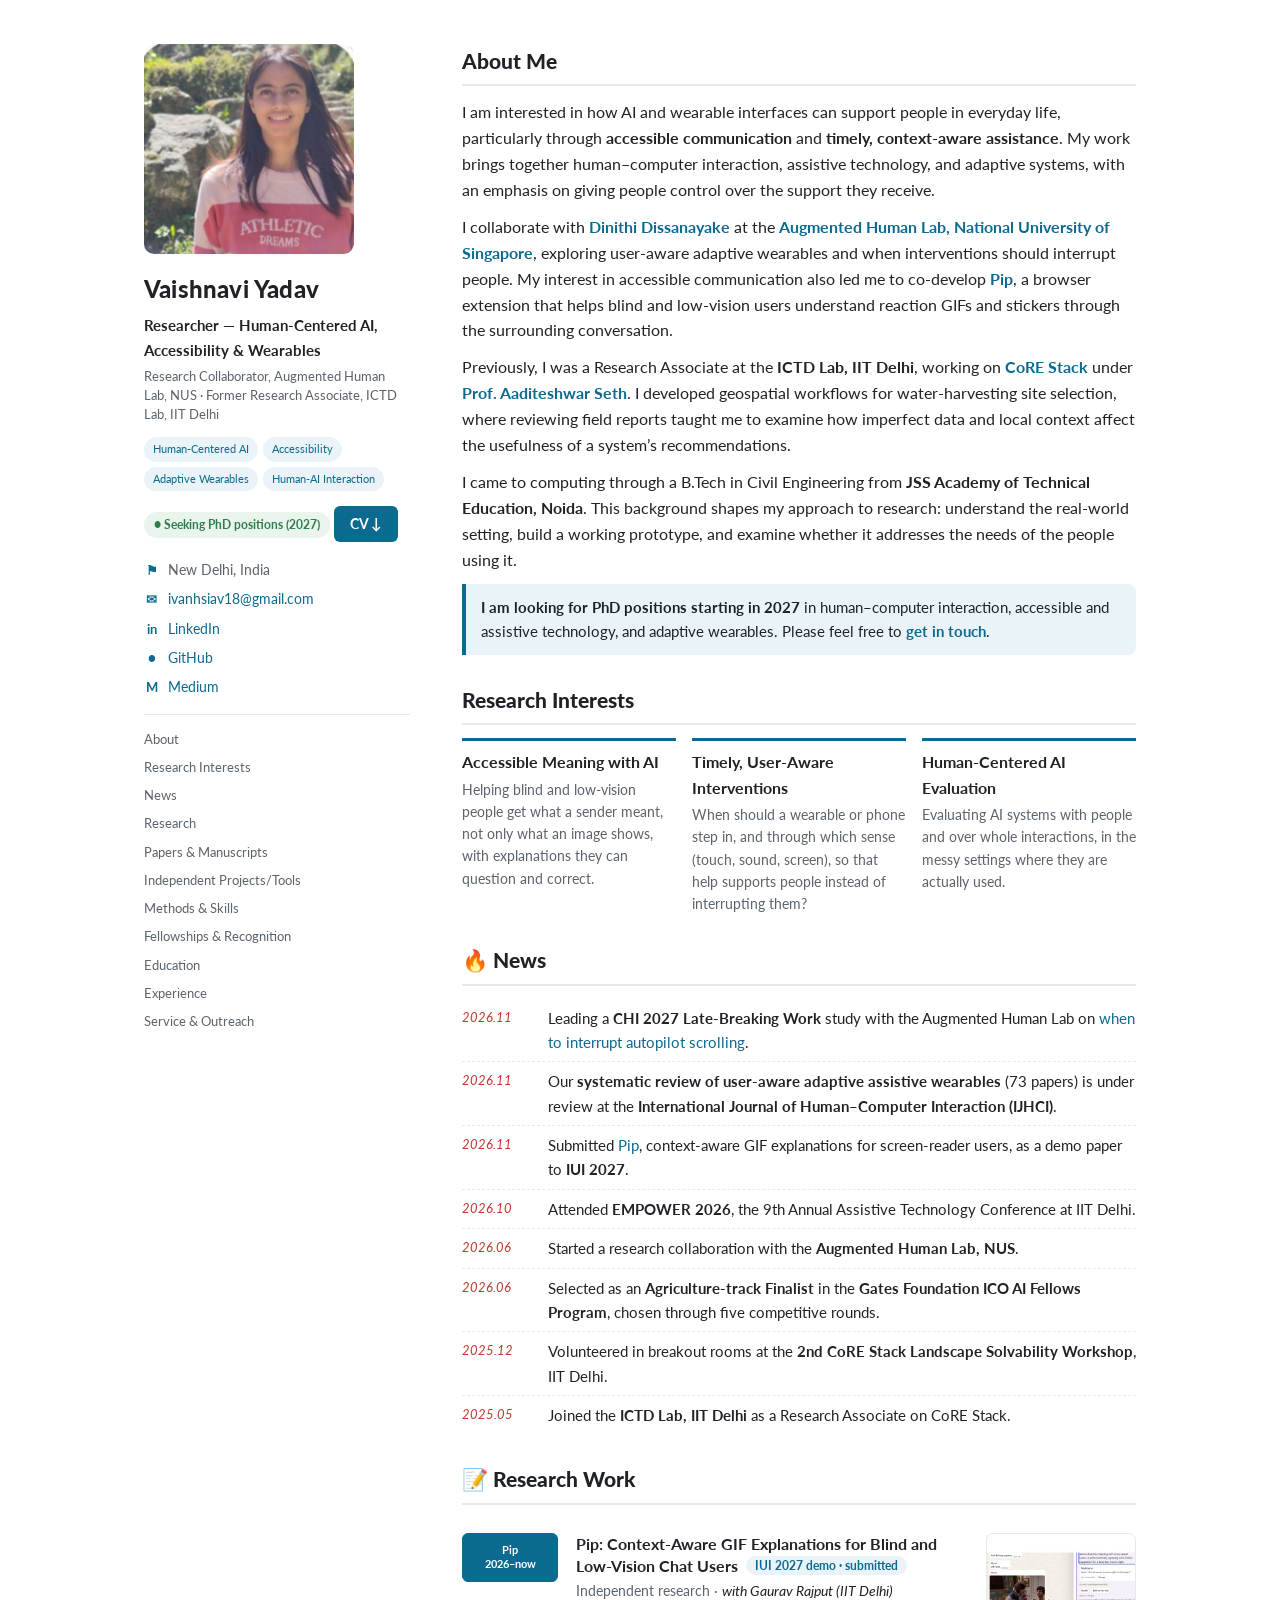
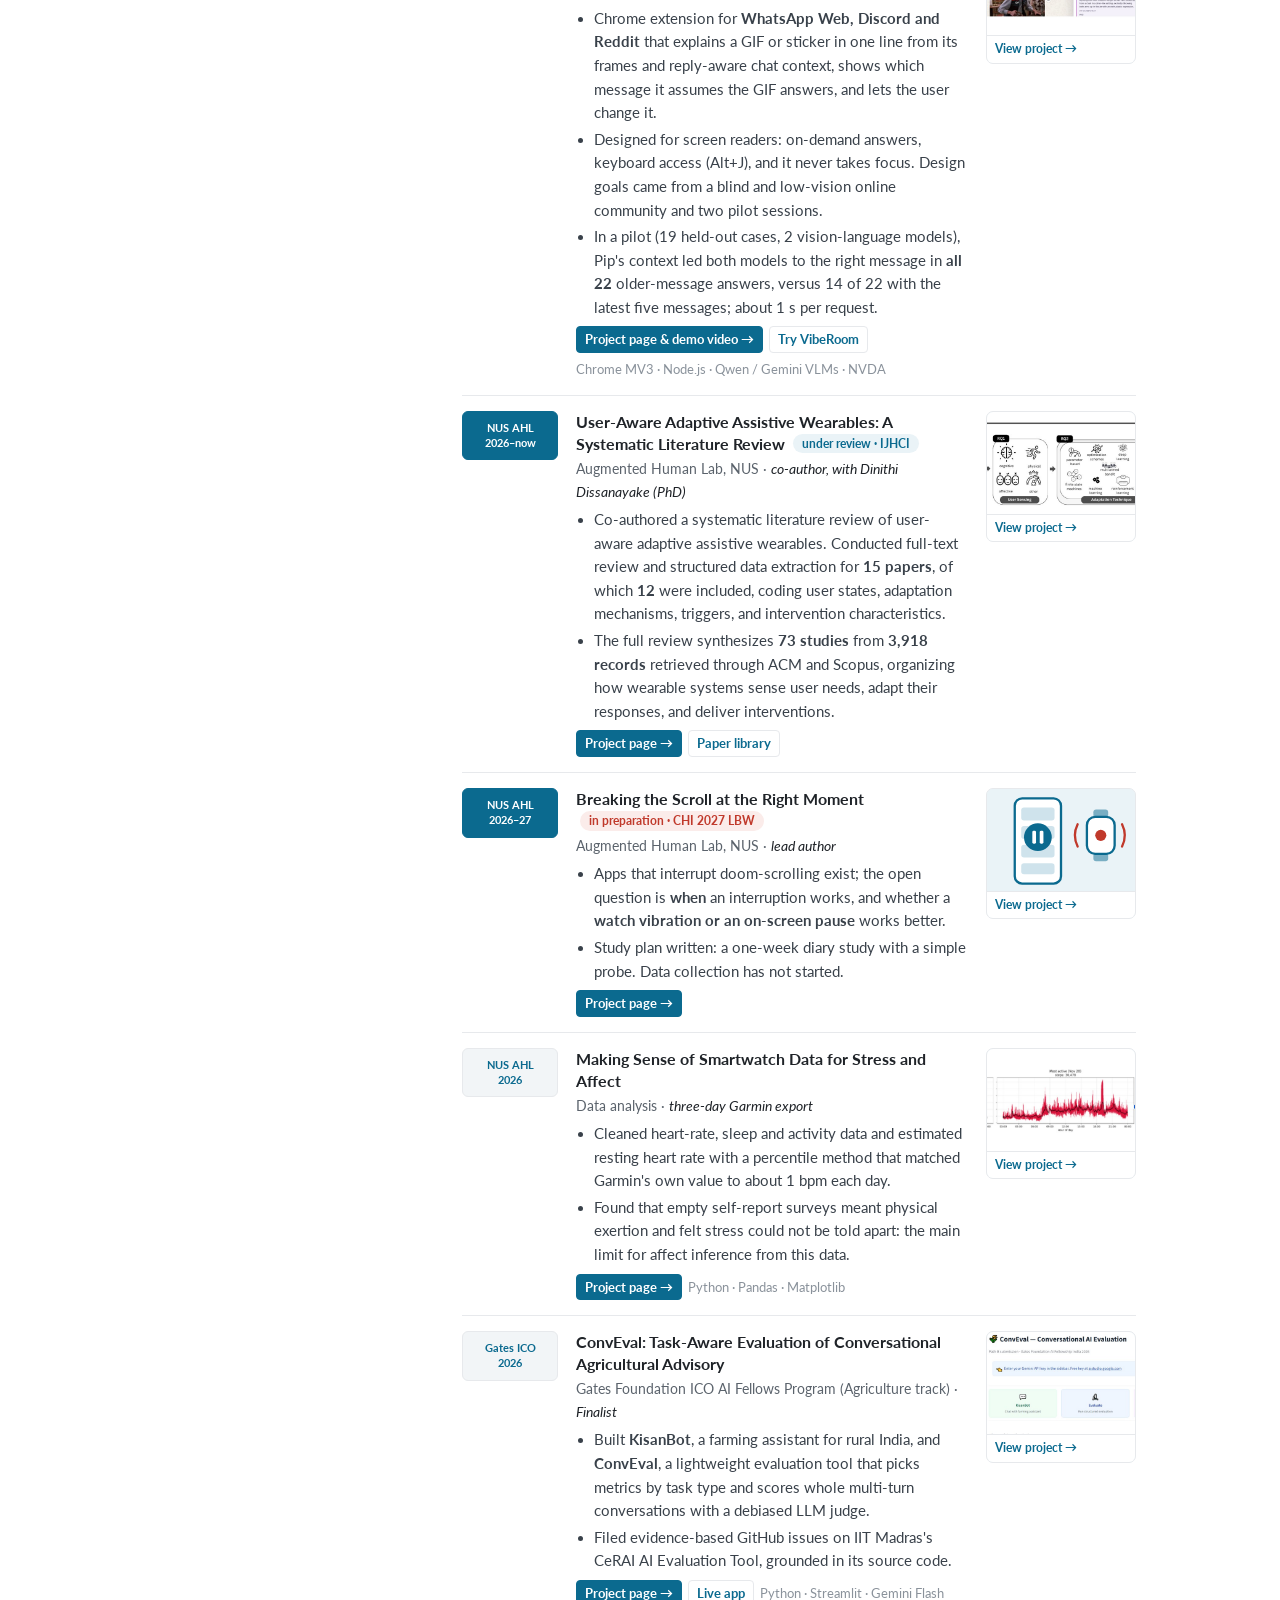
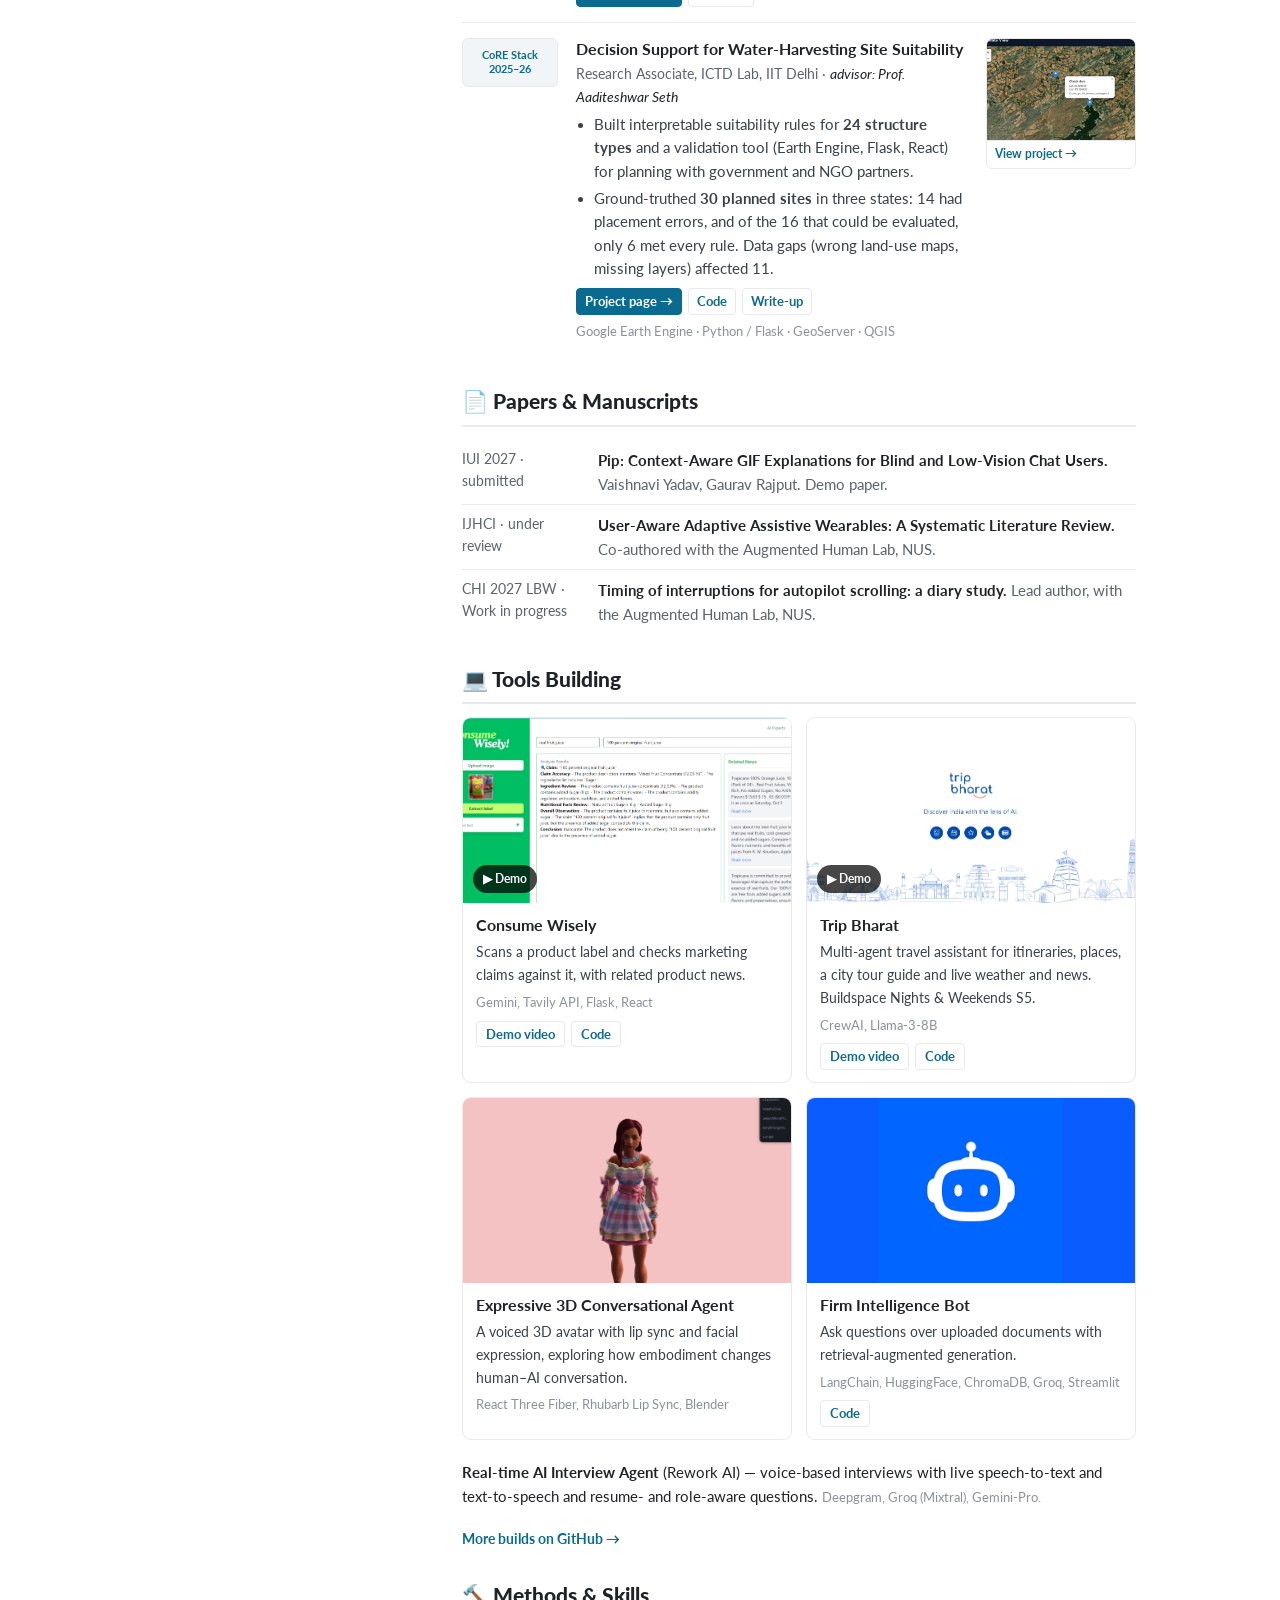
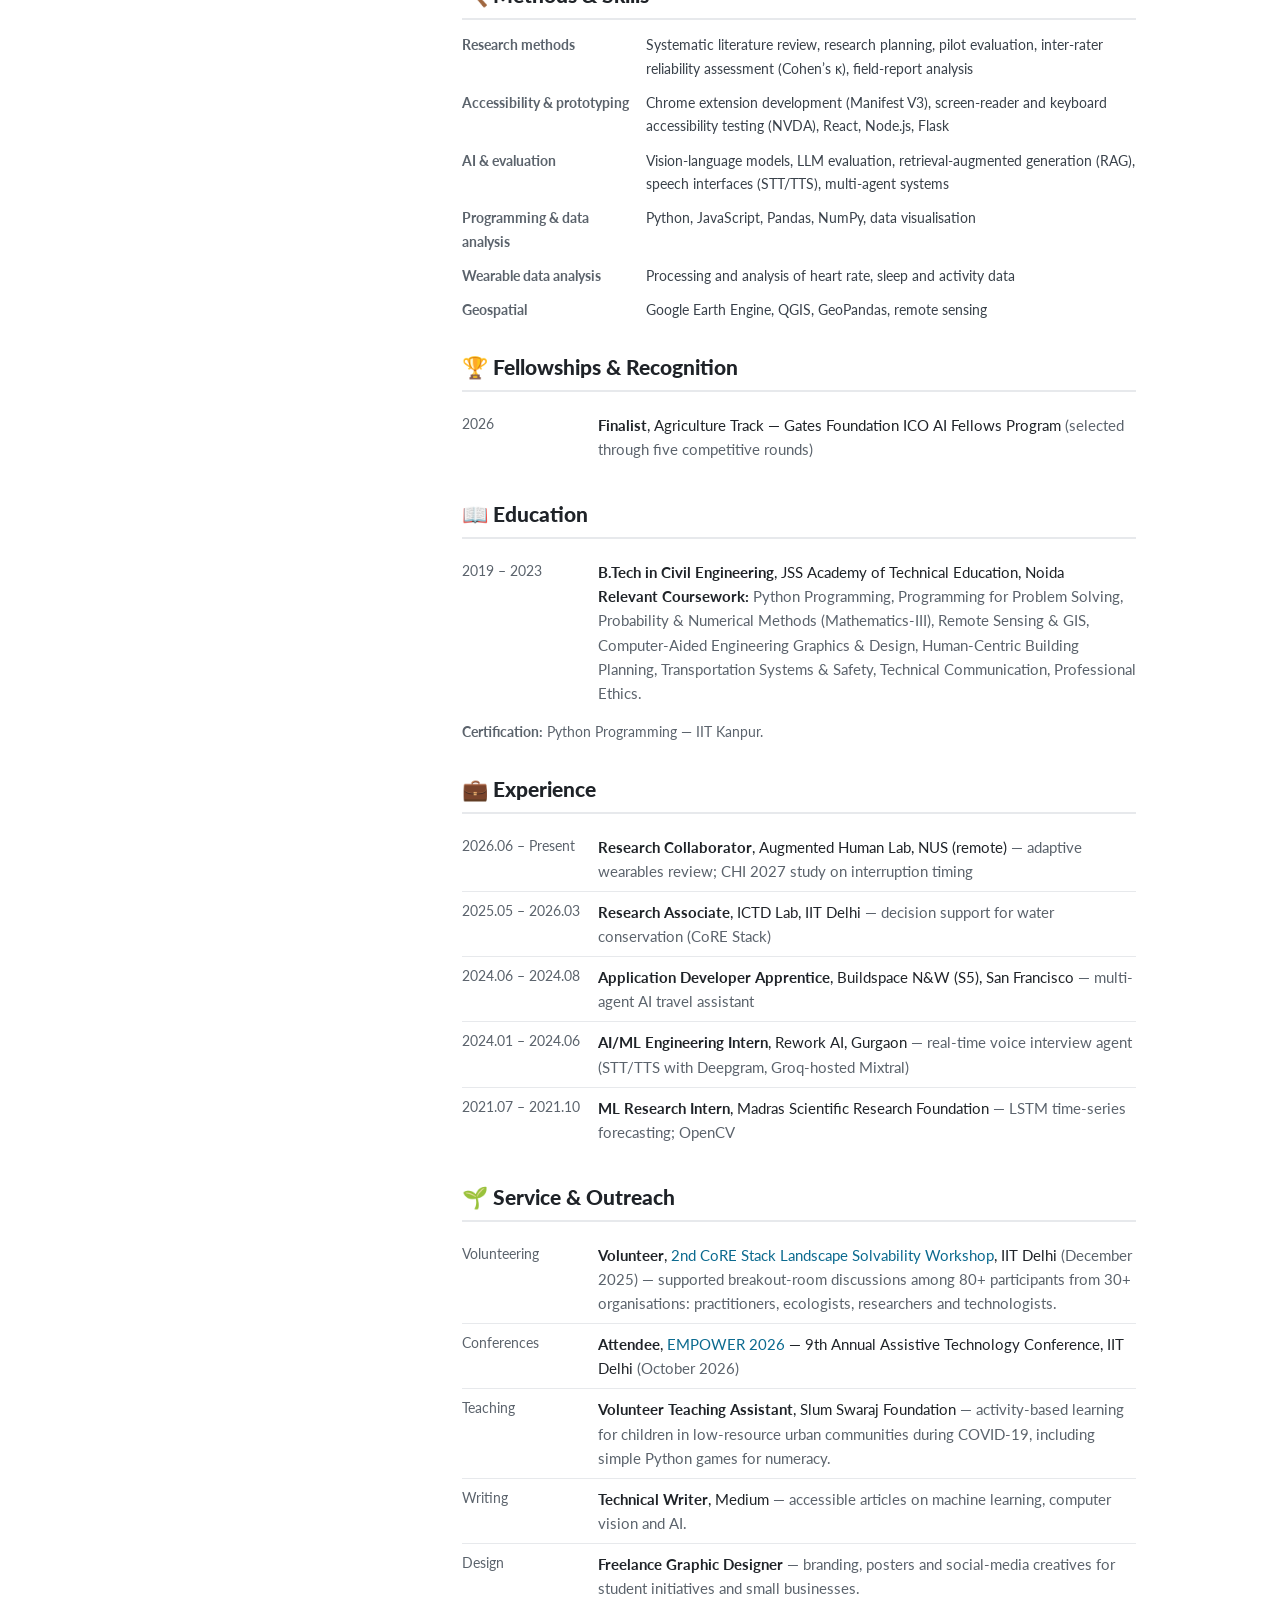
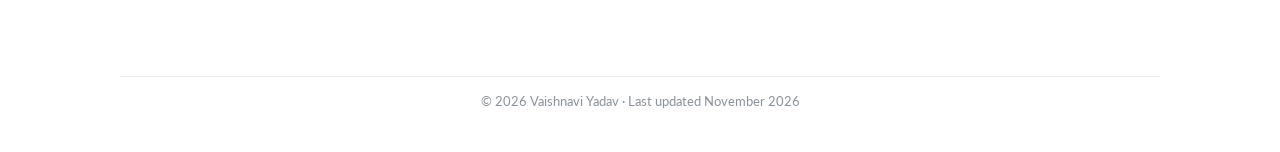
<file: index.html>
<!DOCTYPE html>
<html lang="en">
<head>
<meta charset="UTF-8">
<meta name="viewport" content="width=device-width, initial-scale=1.0">
<title>Vaishnavi Yadav</title>
<meta name="description" content="Vaishnavi Yadav — researcher in human-centered AI, accessibility and adaptive wearables. Pip: context-aware GIF explanations for screen-reader users.">
<link rel="preconnect" href="https://fonts.googleapis.com">
<link rel="preconnect" href="https://fonts.gstatic.com" crossorigin>
<link href="https://fonts.googleapis.com/css2?family=Lato:ital,wght@0,300;0,400;0,700;0,900;1,400&display=swap" rel="stylesheet">
<style>
  :root{
    --text:#1f2328; --muted:#5b636c; --faint:#8a929b;
    --link:#0b6a8f; --link-hover:#08506d;
    --rule:#e7e9ec; --chip:#0b6a8f; --chip-bg:#eaf3f7;
    --accent:#c0392b; --badge-bg:#f2f5f7;
  }
  *{box-sizing:border-box;margin:0;padding:0}
  html{scroll-behavior:smooth}
  body{font-family:"Lato",-apple-system,Segoe UI,Roboto,Helvetica,Arial,sans-serif;color:var(--text);
       line-height:1.62;font-size:16px;background:#fff;-webkit-font-smoothing:antialiased}
  a{color:var(--link);text-decoration:none}
  a:hover{color:var(--link-hover);text-decoration:underline}

  .container{max-width:1040px;margin:0 auto;padding:44px 24px 40px;display:grid;
             grid-template-columns:266px 1fr;gap:52px}
  @media(max-width:820px){.container{grid-template-columns:1fr;gap:32px;padding-top:26px}}

  aside{position:sticky;top:36px;align-self:start}
  @media(max-width:820px){aside{position:static;text-align:center}}
  aside img{width:210px;height:210px;object-fit:cover;border-radius:10px;background:#eef1f3;display:block;margin-bottom:16px}
  @media(max-width:820px){aside img{margin:0 auto 16px}}
  aside h1{font-size:1.5rem;font-weight:900;letter-spacing:.2px;margin-bottom:4px}
  aside .role{font-size:.95rem;font-weight:700;color:var(--text);margin-bottom:5px}
  aside .affil{color:var(--muted);font-size:.82rem;margin-bottom:13px;line-height:1.45}
  .areas{display:flex;flex-wrap:wrap;gap:5px;margin-bottom:15px}
  @media(max-width:820px){.areas{justify-content:center}}
  .areas span{font-size:.71rem;color:var(--chip);background:var(--chip-bg);border-radius:999px;padding:3px 9px}
  aside .contact{list-style:none;font-size:.9rem;display:grid;gap:6px;margin-bottom:15px}
  @media(max-width:820px){aside .contact{display:inline-grid;text-align:left}}
  aside .contact li{display:flex;gap:9px;align-items:baseline;color:var(--muted)}
  aside .contact .ic{width:15px;text-align:center;flex:none;color:var(--chip);font-size:.8rem;font-weight:700}
  .cvbtn{display:inline-block;margin-bottom:16px;font-size:.85rem;font-weight:700;color:#fff;background:var(--chip);
         padding:7px 16px;border-radius:6px}
  .cvbtn:hover{background:var(--link-hover);color:#fff;text-decoration:none}
  @media(max-width:820px){.cvbtn{display:inline-block}}
  nav.jump{border-top:1px solid var(--rule);padding-top:12px;display:flex;flex-direction:column;gap:3px}
  @media(max-width:820px){nav.jump{display:none}}
  nav.jump a{font-size:.82rem;color:var(--muted);padding:2px 0}
  nav.jump a:hover{color:var(--link);text-decoration:none}

  main{min-width:0}
  main > section{margin-bottom:28px;scroll-margin-top:24px}
  h2{font-size:1.32rem;font-weight:900;margin-bottom:13px;padding-bottom:6px;border-bottom:2px solid var(--rule)}
  main p{margin-bottom:11px}
  main p a{font-weight:700}

  .interests{display:grid;grid-template-columns:repeat(3,1fr);gap:16px}
  @media(max-width:680px){.interests{grid-template-columns:1fr;gap:12px}}
  .interest{border-top:3px solid var(--chip);padding-top:9px}
  .interest h3{font-size:.98rem;font-weight:700;margin-bottom:3px}
  .interest p{font-size:.86rem;color:var(--muted);margin:0}

  ul.news{list-style:none;font-size:.94rem}
  ul.news li{padding:7px 0;border-bottom:1px dashed var(--rule);display:flex;gap:12px}
  ul.news li:last-child{border-bottom:none}
  ul.news .date{color:var(--accent);font-style:italic;flex:none;width:74px;font-size:.84rem;padding-top:1px}

  .entry{display:grid;grid-template-columns:96px 1fr;gap:18px;padding:15px 0;border-bottom:1px solid var(--rule)}
  .entry:last-child{border-bottom:none}
  @media(max-width:560px){.entry{grid-template-columns:1fr;gap:6px}}
  .badge{font-size:.71rem;font-weight:700;color:var(--chip);background:var(--badge-bg);border:1px solid var(--rule);
         border-radius:6px;padding:9px 5px;text-align:center;line-height:1.3;height:max-content}
  .badge.cur{color:#fff;background:var(--chip);border-color:var(--chip)}
  @media(max-width:560px){.badge{display:inline-block;padding:3px 10px}}
  .entry h3{font-size:1.03rem;font-weight:700;line-height:1.34}
  .entry .meta{color:var(--muted);font-size:.89rem;margin:2px 0 5px}
  .entry .meta em{color:var(--text);font-style:italic}
  .entry ul{margin:5px 0 4px 18px;font-size:.91rem;color:#39414a}
  .entry ul li{margin-bottom:3px}
  .entry .plinks{margin-top:7px;font-size:.8rem;display:flex;flex-wrap:wrap;gap:6px;align-items:center}
  .entry .plinks a{border:1px solid var(--rule);border-radius:4px;padding:2px 8px;color:var(--link);font-weight:700}
  .entry .plinks a:hover{background:var(--chip-bg);text-decoration:none}
  .entry .plinks .stack{color:var(--faint)}
  /* optional images: paste an <img class="figure"> inside an entry, or wrap a project in .thumbrow */
  .figure{margin-top:10px;border:1px solid var(--rule);border-radius:6px;overflow:hidden;max-width:520px}
  .figure img{display:block;width:100%;height:auto}
  .figure figcaption{font-size:.78rem;color:var(--faint);padding:6px 10px;background:var(--badge-bg)}
  .thumbrow{display:grid;grid-template-columns:120px 1fr;gap:14px;align-items:start}
  @media(max-width:560px){.thumbrow{grid-template-columns:1fr}}
  .thumbrow .shot{width:120px;height:78px;object-fit:cover;border:1px solid var(--rule);border-radius:5px}

  ul.simple{list-style:none;font-size:.93rem}
  ul.simple li{padding:8px 0;border-bottom:1px solid var(--rule);display:flex;gap:14px}
  ul.simple li:last-child{border-bottom:none}
  ul.simple .date{color:var(--muted);flex:none;width:122px;font-size:.85rem}
  @media(max-width:560px){ul.simple li{flex-direction:column;gap:1px}ul.simple .date{width:auto}}
  ul.simple .what strong{font-weight:700}
  ul.simple .what span{color:var(--muted)}

  .builds{font-size:.92rem;list-style:none}
  .builds li{padding:9px 0;border-bottom:1px solid var(--rule)}
  .builds li:last-child{border-bottom:none}
  .builds b{font-weight:700}
  .builds .tech{color:var(--faint);font-size:.83rem}
  .builds .lk{font-weight:700;font-size:.8rem;margin-left:3px}
  .morelink{font-size:.86rem;margin-top:10px;font-weight:700}

  .skills{display:grid;gap:11px}
  .skillrow{display:grid;grid-template-columns:170px 1fr;gap:14px;font-size:.9rem}
  @media(max-width:560px){.skillrow{grid-template-columns:1fr;gap:2px}}
  .skillrow .k{font-weight:700;color:var(--muted)}
  .skillrow .v{color:#39414a}

  footer{max-width:1040px;margin:0 auto;padding:14px 24px 40px;color:var(--faint);font-size:.8rem;text-align:center;border-top:1px solid var(--rule)}
  .entry h3 a{color:var(--text)}
  .entry h3 a:hover{color:var(--link)}
  .entry .plinks a.more{background:var(--chip);color:#fff;border-color:var(--chip)}
  .entry .plinks a.more:hover{background:var(--link-hover);color:#fff}
  .status{display:inline-block;font-size:.72rem;font-weight:700;color:var(--chip);background:var(--chip-bg);border-radius:999px;padding:2px 9px;margin-left:4px;vertical-align:2px}
  .status.wip{color:var(--accent);background:#fbecea}
  .phd{background:var(--chip-bg);border-left:4px solid var(--chip);border-radius:0 8px 8px 0;padding:11px 15px;font-size:.95rem}
  .seeking{display:inline-block;font-size:.76rem;font-weight:700;color:#2e7d4f;background:#e8f4ec;border-radius:999px;padding:3px 10px;margin-bottom:12px}
  .bgrid{display:grid;grid-template-columns:repeat(2,minmax(0,1fr));gap:14px}
  @media(max-width:620px){.bgrid{grid-template-columns:minmax(0,1fr)}}
  .bcard{border:1px solid var(--rule);border-radius:9px;overflow:hidden;display:flex;flex-direction:column;transition:box-shadow .18s,transform .18s}
  .bcard:hover{box-shadow:0 6px 18px rgba(11,106,143,.14);transform:translateY(-2px)}
  .bimg{position:relative;display:block;background:var(--chip-bg)}
  .bimg img{display:block;width:100%;aspect-ratio:16/9;object-fit:cover}
  .play{position:absolute;left:10px;bottom:10px;background:rgba(0,0,0,.72);color:#fff;font-size:.75rem;font-weight:700;padding:4px 10px;border-radius:999px}
  a.bimg:hover .play{background:var(--accent)}
  .btxt{padding:10px 13px 12px;font-size:.88rem}
  .btxt b{display:block;font-size:.98rem}
  .btxt p{color:#39414a;margin:3px 0 4px}
  .btxt .tech{color:var(--faint);font-size:.8rem}
  .blinks{display:flex;gap:6px;margin-top:7px}
  .blinks a{border:1px solid var(--rule);border-radius:4px;padding:2px 9px;font-weight:700;font-size:.8rem}
  .blinks a:hover{background:var(--chip-bg);text-decoration:none}
  @media(prefers-reduced-motion:reduce){.bcard{transition:none}.bcard:hover{transform:none}}

  .withthumb{display:grid;grid-template-columns:minmax(0,1fr) 150px;gap:18px;align-items:start}
  .pthumb{display:block;border:1px solid var(--rule);border-radius:7px;overflow:hidden;background:var(--chip-bg);
          transition:transform .18s ease,box-shadow .18s ease}
  .pthumb img{display:block;width:100%;aspect-ratio:16/11;object-fit:cover}
  .pthumb:hover,.pthumb:focus-visible{transform:translateY(-2px) scale(1.03);box-shadow:0 6px 18px rgba(11,106,143,.18);text-decoration:none}
  .pthumb span{display:block;font-size:.72rem;font-weight:700;color:var(--chip);padding:4px 8px;background:#fff;border-top:1px solid var(--rule)}
  @media(max-width:700px){.withthumb{grid-template-columns:minmax(0,1fr)}.pthumb{order:-1;max-width:260px}}
  @media(prefers-reduced-motion:reduce){.pthumb{transition:none}.pthumb:hover{transform:none}}
</style>
</head>
<body>
<div class="container">

  <aside>
    <img src="[data-uri]" alt="Vaishnavi Yadav">
    <h1>Vaishnavi Yadav</h1>
    <div class="role">Researcher — Human-Centered AI, Accessibility &amp; Wearables</div>
    <div class="affil">Research Collaborator, Augmented Human Lab, NUS &middot; Former Research Associate, ICTD Lab, IIT Delhi</div>
    <div class="areas">
      <span>Human-Centered AI</span><span>Accessibility</span><span>Adaptive Wearables</span><span>Human-AI Interaction</span>
    </div>
    <div class="seeking">&#9679; Seeking PhD positions (2027)</div>
    <a class="cvbtn" href="https://drive.google.com/file/d/1w6bx-Vf0y0cSp_P8vpgELmScnoAevKet/view?usp=sharing" target="_blank" rel="noopener">CV &#8595;</a>
    <ul class="contact">
      <li><span class="ic">&#9873;</span> New Delhi, India</li>
      <li><span class="ic">&#9993;</span> <a href="mailto:ivanhsiav18@gmail.com">ivanhsiav18@gmail.com</a></li>
      <li><span class="ic">in</span> <a href="https://www.linkedin.com/in/vaishnaviy18/" target="_blank" rel="noopener">LinkedIn</a></li>
      <li><span class="ic">&#9679;</span> <a href="https://github.com/Vaishnavi-cyber-blip" target="_blank" rel="noopener">GitHub</a></li>
      <li><span class="ic">M</span> <a href="https://medium.com/@vaishnaviy502" target="_blank" rel="noopener">Medium</a></li>
    </ul>
    <nav class="jump">
      <a href="#about">About</a>
      <a href="#interests">Research Interests</a>
      <a href="#news">News</a>
      <a href="#research">Research</a>
      <a href="#publications">Papers &amp; Manuscripts</a>
      <a href="#projects">Independent Projects/Tools</a>
      <a href="#skills">Methods &amp; Skills</a>
      <a href="#honors">Fellowships &amp; Recognition</a>
      <a href="#education">Education</a>
      <a href="#experience">Experience</a>
      <a href="#service">Service &amp; Outreach</a>
    </nav>
  </aside>

  <main>

    <section id="about">
      <h2>About Me</h2>
      <p>I am interested in how AI and wearable interfaces can support people in everyday life, particularly through <strong>accessible communication</strong> and <strong>timely, context-aware assistance</strong>. My work brings together human&ndash;computer interaction, assistive technology, and adaptive systems, with an emphasis on giving people control over the support they receive.</p>
      <p>I collaborate with <a href="https://dinithidissanayake.com/" target="_blank" rel="noopener">Dinithi Dissanayake</a> at the <a href="https://ahlab.org/" target="_blank" rel="noopener">Augmented Human Lab, National University of Singapore</a>, exploring user-aware adaptive wearables and when interventions should interrupt people. My interest in accessible communication also led me to co-develop <a href="projects/pip.html">Pip</a>, a browser extension that helps blind and low-vision users understand reaction GIFs and stickers through the surrounding conversation.</p>
      <p>Previously, I was a Research Associate at the <strong>ICTD Lab, IIT Delhi</strong>, working on <a href="projects/core-stack.html">CoRE Stack</a> under <a href="https://www.cse.iitd.ac.in/~aseth/" target="_blank" rel="noopener">Prof. Aaditeshwar Seth</a>. I developed geospatial workflows for water-harvesting site selection, where reviewing field reports taught me to examine how imperfect data and local context affect the usefulness of a system&rsquo;s recommendations.</p>
      <p>I came to computing through a B.Tech in Civil Engineering from <strong>JSS Academy of Technical Education, Noida</strong>. This background shapes my approach to research: understand the real-world setting, build a working prototype, and examine whether it addresses the needs of the people using it.</p>
      <p class="phd"><strong>I am looking for PhD positions starting in 2027</strong> in human&ndash;computer interaction, accessible and assistive technology, and adaptive wearables. Please feel free to <a href="mailto:ivanhsiav18@gmail.com">get in touch</a>.</p>
    </section>

    <section id="interests">
      <h2>Research Interests</h2>
      <div class="interests">
        <div class="interest">
          <h3>Accessible Meaning with AI</h3>
          <p>Helping blind and low-vision people get what a sender meant, not only what an image shows, with explanations they can question and correct.</p>
        </div>
        <div class="interest">
          <h3>Timely, User-Aware Interventions</h3>
          <p>When should a wearable or phone step in, and through which sense (touch, sound, screen), so that help supports people instead of interrupting them?</p>
        </div>
        <div class="interest">
          <h3>Human-Centered AI Evaluation</h3>
          <p>Evaluating AI systems with people and over whole interactions, in the messy settings where they are actually used.</p>
        </div>
      </div>
    </section>

    <section id="news">
      <h2>&#128293; News</h2>
      <ul class="news">
        <li><span class="date">2026.11</span><span>Leading a <strong>CHI 2027 Late-Breaking Work</strong> study with the Augmented Human Lab on <a href="projects/scroll-timing.html">when to interrupt autopilot scrolling</a>.</span></li>
        <li><span class="date">2026.11</span><span>Our <strong>systematic review of user-aware adaptive assistive wearables</strong> (73 papers) is under review at the <strong>International Journal of Human&ndash;Computer Interaction (IJHCI)</strong>.</span></li>
        <li><span class="date">2026.11</span><span>Submitted <a href="projects/pip.html">Pip</a>, context-aware GIF explanations for screen-reader users, as a demo paper to <strong>IUI 2027</strong>.</span></li>
        <li><span class="date">2026.10</span><span>Attended <strong>EMPOWER 2026</strong>, the 9th Annual Assistive Technology Conference at IIT Delhi.</span></li>
        <li><span class="date">2026.06</span><span>Started a research collaboration with the <strong>Augmented Human Lab, NUS</strong>.</span></li>
        <li><span class="date">2026.06</span><span>Selected as an <strong>Agriculture-track Finalist</strong> in the <strong>Gates Foundation ICO AI Fellows Program</strong>, chosen through five competitive rounds.</span></li>
        <li><span class="date">2025.12</span><span>Volunteered in breakout rooms at the <strong>2nd CoRE Stack Landscape Solvability Workshop</strong>, IIT Delhi.</span></li>
        <li><span class="date">2025.05</span><span>Joined the <strong>ICTD Lab, IIT Delhi</strong> as a Research Associate on CoRE Stack.</span></li>
      </ul>
    </section>

    <section id="research">
      <h2>&#128221; Research Work</h2>

      <div class="entry">
        <div class="badge cur">Pip<br>2026&ndash;now</div>
        <div class="withthumb"><div>
          <h3><a href="projects/pip.html">Pip: Context-Aware GIF Explanations for Blind and Low-Vision Chat Users</a> <span class="status">IUI 2027 demo &middot; submitted</span></h3>
          <div class="meta">Independent research &middot; <em>with Gaurav Rajput (IIT Delhi)</em></div>
          <ul>
            <li>Chrome extension for <strong>WhatsApp Web, Discord and Reddit</strong> that explains a GIF or sticker in one line from its frames and reply-aware chat context, shows which message it assumes the GIF answers, and lets the user change it.</li>
            <li>Designed for screen readers: on-demand answers, keyboard access (Alt+J), and it never takes focus. Design goals came from a blind and low-vision online community and two pilot sessions.</li>
            <li>In a pilot (19 held-out cases, 2 vision-language models), Pip's context led both models to the right message in <strong>all 22</strong> older-message answers, versus 14 of 22 with the latest five messages; about 1 s per request.</li>
          </ul>
          <div class="plinks">
            <a class="more" href="projects/pip.html">Project page &amp; demo video &#8594;</a>
            <a href="https://pip-start.onrender.com/" target="_blank" rel="noopener">Try VibeRoom</a>
            <span class="stack">Chrome MV3 &middot; Node.js &middot; Qwen / Gemini VLMs &middot; NVDA</span>
          </div>
          </div>
          <a class="pthumb" href="projects/pip.html" aria-label="Open project page"><img src="media/thumbs/pip.jpg" alt="Pip's panel explaining a GIF in a WhatsApp chat" loading="lazy"><span>View project &#8594;</span></a>
        </div>
      </div>

      <div class="entry">
        <div class="badge cur">NUS&nbsp;AHL<br>2026&ndash;now</div>
        <div class="withthumb"><div>
          <h3><a href="projects/adaptive-wearables-review.html">User-Aware Adaptive Assistive Wearables: A Systematic Literature Review</a> <span class="status">under review &middot; IJHCI</span></h3>
          <div class="meta">Augmented Human Lab, NUS &middot; <em>co-author, with Dinithi Dissanayake (PhD)</em></div>
          <ul>
            <li>Co-authored a systematic literature review of user-aware adaptive assistive wearables. Conducted full-text review and structured data extraction for <strong>15 papers</strong>, of which <strong>12</strong> were included, coding user states, adaptation mechanisms, triggers, and intervention characteristics.</li>
            <li>The full review synthesizes <strong>73 studies</strong> from <strong>3,918 records</strong> retrieved through ACM and Scopus, organizing how wearable systems sense user needs, adapt their responses, and deliver interventions.</li>
          </ul>
          <div class="plinks">
            <a class="more" href="projects/adaptive-wearables-review.html">Project page &#8594;</a>
            <a href="https://slruaaaws-repo.github.io/SLR/" target="_blank" rel="noopener">Paper library</a>
          </div>
          </div>
          <a class="pthumb" href="projects/adaptive-wearables-review.html" aria-label="Open project page"><img src="media/thumbs/review.jpg" alt="Part of the review taxonomy: user sensing and adaptation techniques" loading="lazy"><span>View project &#8594;</span></a>
        </div>
      </div>

      <div class="entry">
        <div class="badge cur">NUS&nbsp;AHL<br>2026&ndash;27</div>
        <div class="withthumb"><div>
          <h3><a href="projects/scroll-timing.html">Breaking the Scroll at the Right Moment</a> <span class="status wip">in preparation &middot; CHI 2027 LBW</span></h3>
          <div class="meta">Augmented Human Lab, NUS &middot; <em>lead author</em></div>
          <ul>
            <li>Apps that interrupt doom-scrolling exist; the open question is <strong>when</strong> an interruption works, and whether a <strong>watch vibration or an on-screen pause</strong> works better.</li>
            <li>Study plan written: a one-week diary study with a simple probe. Data collection has not started.</li>
          </ul>
          <div class="plinks"><a class="more" href="projects/scroll-timing.html">Project page &#8594;</a></div>
          </div>
          <a class="pthumb" href="projects/scroll-timing.html" aria-label="Open project page"><img src="media/thumbs/scroll.svg" alt="Illustration: a phone feed with a pause button and a vibrating watch" loading="lazy"><span>View project &#8594;</span></a>
        </div>
      </div>

      <div class="entry">
        <div class="badge">NUS&nbsp;AHL<br>2026</div>
        <div class="withthumb"><div>
          <h3><a href="projects/smartwatch-data.html">Making Sense of Smartwatch Data for Stress and Affect</a></h3>
          <div class="meta">Data analysis &middot; <em>three-day Garmin export</em></div>
          <ul>
            <li>Cleaned heart-rate, sleep and activity data and estimated resting heart rate with a percentile method that matched Garmin's own value to about 1 bpm each day.</li>
            <li>Found that empty self-report surveys meant physical exertion and felt stress could not be told apart: the main limit for affect inference from this data.</li>
          </ul>
          <div class="plinks"><a class="more" href="projects/smartwatch-data.html">Project page &#8594;</a><span class="stack">Python &middot; Pandas &middot; Matplotlib</span></div>
          </div>
          <a class="pthumb" href="projects/smartwatch-data.html" aria-label="Open project page"><img src="media/thumbs/smartwatch.jpg" alt="Heart-rate chart for the most active day" loading="lazy"><span>View project &#8594;</span></a>
        </div>
      </div>

      <div class="entry">
        <div class="badge">Gates&nbsp;ICO<br>2026</div>
        <div class="withthumb"><div>
          <h3><a href="projects/conveval.html">ConvEval: Task-Aware Evaluation of Conversational Agricultural Advisory</a></h3>
          <div class="meta">Gates Foundation ICO AI Fellows Program (Agriculture track) &middot; <em>Finalist</em></div>
          <ul>
            <li>Built <strong>KisanBot</strong>, a farming assistant for rural India, and <strong>ConvEval</strong>, a lightweight evaluation tool that picks metrics by task type and scores whole multi-turn conversations with a debiased LLM judge.</li>
            <li>Filed evidence-based GitHub issues on IIT Madras's CeRAI AI Evaluation Tool, grounded in its source code.</li>
          </ul>
          <div class="plinks">
            <a class="more" href="projects/conveval.html">Project page &#8594;</a>
            <a href="https://kissanbot-4sx33czhcknbhc7w9zzixc.streamlit.app/" target="_blank" rel="noopener">Live app</a>
            <span class="stack">Python &middot; Streamlit &middot; Gemini Flash</span>
          </div>
          </div>
          <a class="pthumb" href="projects/conveval.html" aria-label="Open project page"><img src="media/thumbs/conveval.jpg" alt="ConvEval app home screen" loading="lazy"><span>View project &#8594;</span></a>
        </div>
      </div>

      <div class="entry">
        <div class="badge">CoRE&nbsp;Stack<br>2025&ndash;26</div>
        <div class="withthumb"><div>
          <h3><a href="projects/core-stack.html">Decision Support for Water-Harvesting Site Suitability</a></h3>
          <div class="meta">Research Associate, ICTD Lab, IIT Delhi &middot; <em>advisor: Prof. Aaditeshwar Seth</em></div>
          <ul>
            <li>Built interpretable suitability rules for <strong>24 structure types</strong> and a validation tool (Earth Engine, Flask, React) for planning with government and NGO partners.</li>
            <li>Ground-truthed <strong>30 planned sites</strong> in three states: 14 had placement errors, and of the 16 that could be evaluated, only 6 met every rule. Data gaps (wrong land-use maps, missing layers) affected 11.</li>
          </ul>
          <div class="plinks">
            <a class="more" href="projects/core-stack.html">Project page &#8594;</a>
            <a href="https://github.com/Vaishnavi-cyber-blip/core-site-suitability" target="_blank" rel="noopener">Code</a>
            <a href="https://drive.google.com/file/d/1GQ18PbC00A4pzkMEnFWpH-imYJ1ZmjIB/view?usp=drive_link" target="_blank" rel="noopener">Write-up</a>
            <span class="stack">Google Earth Engine &middot; Python / Flask &middot; GeoServer &middot; QGIS</span>
          </div>
          </div>
          <a class="pthumb" href="projects/core-stack.html" aria-label="Open project page"><img src="media/thumbs/core-stack.jpg" alt="Satellite map with proposed structure sites" loading="lazy"><span>View project &#8594;</span></a>
        </div>
      </div>
    </section>

    <section id="publications">
      <h2>&#128196; Papers &amp; Manuscripts</h2>
      <ul class="simple">
        <li><span class="date">IUI 2027 &middot; submitted</span><span class="what"><strong>Pip: Context-Aware GIF Explanations for Blind and Low-Vision Chat Users.</strong> <span>Vaishnavi Yadav, Gaurav Rajput. Demo paper.</span></span></li>
        <li><span class="date">IJHCI &middot; under review</span><span class="what"><strong>User-Aware Adaptive Assistive Wearables: A Systematic Literature Review.</strong> <span>Co-authored with the Augmented Human Lab, NUS.</span></span></li>
        <li><span class="date">CHI 2027 LBW &middot; Work in progress</span><span class="what"><strong>Timing of interruptions for autopilot scrolling: a diary study.</strong> <span>Lead author, with the Augmented Human Lab, NUS.</span></span></li>
      </ul>
    </section>

    <section id="projects">
      <h2>&#128187; Tools Building</h2>
      <div class="bgrid">
        <div class="bcard">
          <a class="bimg" href="https://www.youtube.com/watch?v=QpV6qvnuJww" target="_blank" rel="noopener" aria-label="Watch the Consume Wisely demo video"><img src="images/p5.png" alt="Consume Wisely app checking a fruit juice claim against its label" loading="lazy"><span class="play">&#9654; Demo</span></a>
          <div class="btxt"><b>Consume Wisely</b><p>Scans a product label and checks marketing claims against it, with related product news.</p><span class="tech">Gemini, Tavily API, Flask, React</span>
          <div class="blinks"><a href="https://www.youtube.com/watch?v=QpV6qvnuJww" target="_blank" rel="noopener">Demo video</a><a href="https://github.com/Vaishnavi-cyber-blip/ConsumeImg" target="_blank" rel="noopener">Code</a></div></div>
        </div>
        <div class="bcard">
          <a class="bimg" href="https://www.youtube.com/watch?v=bBgims4ooCU" target="_blank" rel="noopener" aria-label="Watch the Trip Bharat demo video"><img src="images/p3.png" alt="Trip Bharat home screen: Discover India with the lens of AI" loading="lazy"><span class="play">&#9654; Demo</span></a>
          <div class="btxt"><b>Trip Bharat</b><p>Multi-agent travel assistant for itineraries, places, a city tour guide and live weather and news. Buildspace Nights &amp; Weekends S5.</p><span class="tech">CrewAI, Llama-3-8B</span>
          <div class="blinks"><a href="https://www.youtube.com/watch?v=bBgims4ooCU" target="_blank" rel="noopener">Demo video</a><a href="https://github.com/Vaishnavi-cyber-blip/tripp" target="_blank" rel="noopener">Code</a></div></div>
        </div>
        <div class="bcard">
          <span class="bimg"><img src="images/p4.PNG" alt="3D animated avatar standing in a pink room" loading="lazy"></span>
          <div class="btxt"><b>Expressive 3D Conversational Agent</b><p>A voiced 3D avatar with lip sync and facial expression, exploring how embodiment changes human&ndash;AI conversation.</p><span class="tech">React Three Fiber, Rhubarb Lip Sync, Blender</span></div>
        </div>
        <div class="bcard">
          <span class="bimg"><img src="images/p6.png" alt="Robot icon" loading="lazy" style="object-fit:contain;background:#0a5cff"></span>
          <div class="btxt"><b>Firm Intelligence Bot</b><p>Ask questions over uploaded documents with retrieval-augmented generation.</p><span class="tech">LangChain, HuggingFace, ChromaDB, Groq, Streamlit</span>
          <div class="blinks"><a href="https://github.com/Vaishnavi-cyber-blip/Finley" target="_blank" rel="noopener">Code</a></div></div>
        </div>
      </div>
      <ul class="builds" style="margin-top:12px">
        <li><b>Real-time AI Interview Agent</b> (Rework AI) &mdash; voice-based interviews with live speech-to-text and text-to-speech and resume- and role-aware questions. <span class="tech">Deepgram, Groq (Mixtral), Gemini-Pro.</span></li>
      </ul>
      <div class="morelink"><a href="https://github.com/Vaishnavi-cyber-blip" target="_blank" rel="noopener">More builds on GitHub &#8594;</a></div>
    </section>

    <section id="skills">
      <h2>&#128296; Methods &amp; Skills</h2>
      <div class="skills">
        <div class="skillrow"><div class="k">Research methods</div><div class="v">Systematic literature review, research planning, pilot evaluation, inter-rater reliability assessment (Cohen&rsquo;s &kappa;), field-report analysis</div></div>
        <div class="skillrow"><div class="k">Accessibility &amp; prototyping</div><div class="v">Chrome extension development (Manifest V3), screen-reader and keyboard accessibility testing (NVDA), React, Node.js, Flask</div></div>
        <div class="skillrow"><div class="k">AI &amp; evaluation</div><div class="v">Vision-language models, LLM evaluation, retrieval-augmented generation (RAG), speech interfaces (STT/TTS), multi-agent systems</div></div>
        <div class="skillrow"><div class="k">Programming &amp; data analysis</div><div class="v">Python, JavaScript, Pandas, NumPy, data visualisation</div></div>
        <div class="skillrow"><div class="k">Wearable data analysis</div><div class="v">Processing and analysis of heart rate, sleep and activity data</div></div>
        <div class="skillrow"><div class="k">Geospatial</div><div class="v">Google Earth Engine, QGIS, GeoPandas, remote sensing</div></div>
      </div>
    </section>

    <section id="honors">
      <h2>&#127942; Fellowships &amp; Recognition</h2>
      <ul class="simple">
        <li><span class="date">2026</span><span class="what"><strong>Finalist</strong>, Agriculture Track &mdash; Gates Foundation ICO AI Fellows Program <span>(selected through five competitive rounds)</span></span></li>
      </ul>
    </section>

    <section id="education">
      <h2>&#128214; Education</h2>
      <ul class="simple">
        <li><span class="date">2019 &ndash; 2023</span><span class="what"><strong>B.Tech in Civil Engineering</strong>, JSS Academy of Technical Education, Noida<br><span><strong style="font-weight:700;color:var(--text)">Relevant Coursework:</strong> Python Programming, Programming for Problem Solving, Probability &amp; Numerical Methods (Mathematics-III), Remote Sensing &amp; GIS, Computer-Aided Engineering Graphics &amp; Design, Human-Centric Building Planning, Transportation Systems &amp; Safety, Technical Communication, Professional Ethics.</span></span></li>
      </ul>
      <p style="font-size:.88rem;color:var(--muted);margin-top:8px"><strong>Certification:</strong> Python Programming &mdash; IIT Kanpur.</p>
    </section>

    <section id="experience">
      <h2>&#128188; Experience</h2>
      <ul class="simple">
        <li><span class="date">2026.06 &ndash; Present</span><span class="what"><strong>Research Collaborator</strong>, Augmented Human Lab, NUS (remote) <span>&mdash; adaptive wearables review; CHI 2027 study on interruption timing</span></span></li>
        <li><span class="date">2025.05 &ndash; 2026.03</span><span class="what"><strong>Research Associate</strong>, ICTD Lab, IIT Delhi <span>&mdash; decision support for water conservation (CoRE Stack)</span></span></li>
        <li><span class="date">2024.06 &ndash; 2024.08</span><span class="what"><strong>Application Developer Apprentice</strong>, Buildspace N&amp;W (S5), San Francisco <span>&mdash; multi-agent AI travel assistant</span></span></li>
        <li><span class="date">2024.01 &ndash; 2024.06</span><span class="what"><strong>AI/ML Engineering Intern</strong>, Rework AI, Gurgaon <span>&mdash; real-time voice interview agent (STT/TTS with Deepgram, Groq-hosted Mixtral)</span></span></li>
        <li><span class="date">2021.07 &ndash; 2021.10</span><span class="what"><strong>ML Research Intern</strong>, Madras Scientific Research Foundation <span>&mdash; LSTM time-series forecasting; OpenCV</span></span></li>
      </ul>
    </section>

    <section id="service">
      <h2>&#127793; Service &amp; Outreach</h2>
      <ul class="simple">
        <li><span class="date">Volunteering</span><span class="what"><strong>Volunteer</strong>, <a href="https://core-stack.org/solving-landscapes-together-reflections-from-the-2nd-solvability-workshop-dec-2025/" target="_blank" rel="noopener">2nd CoRE Stack Landscape Solvability Workshop</a>, IIT Delhi <span>(December 2025) &mdash; supported breakout-room discussions among 80+ participants from 30+ organisations: practitioners, ecologists, researchers and technologists.</span></span></li>
        <li><span class="date">Conferences</span><span class="what"><strong>Attendee</strong>, <a href="https://empowerconference.in/" target="_blank" rel="noopener">EMPOWER 2026</a> &mdash; 9th Annual Assistive Technology Conference, IIT Delhi <span>(October 2026)</span></span></li>
        <li><span class="date">Teaching</span><span class="what"><strong>Volunteer Teaching Assistant</strong>, Slum Swaraj Foundation <span>&mdash; activity-based learning for children in low-resource urban communities during COVID-19, including simple Python games for numeracy.</span></span></li>
        <li><span class="date">Writing</span><span class="what"><strong>Technical Writer</strong>, Medium <span>&mdash; accessible articles on machine learning, computer vision and AI.</span></span></li>
        <li><span class="date">Design</span><span class="what"><strong>Freelance Graphic Designer</strong> <span>&mdash; branding, posters and social-media creatives for student initiatives and small businesses.</span></span></li>
      </ul>
    </section>

  </main>
</div>

<footer>&copy; 2026 Vaishnavi Yadav &middot; Last updated November 2026</footer>
</body>
</html>
</file>
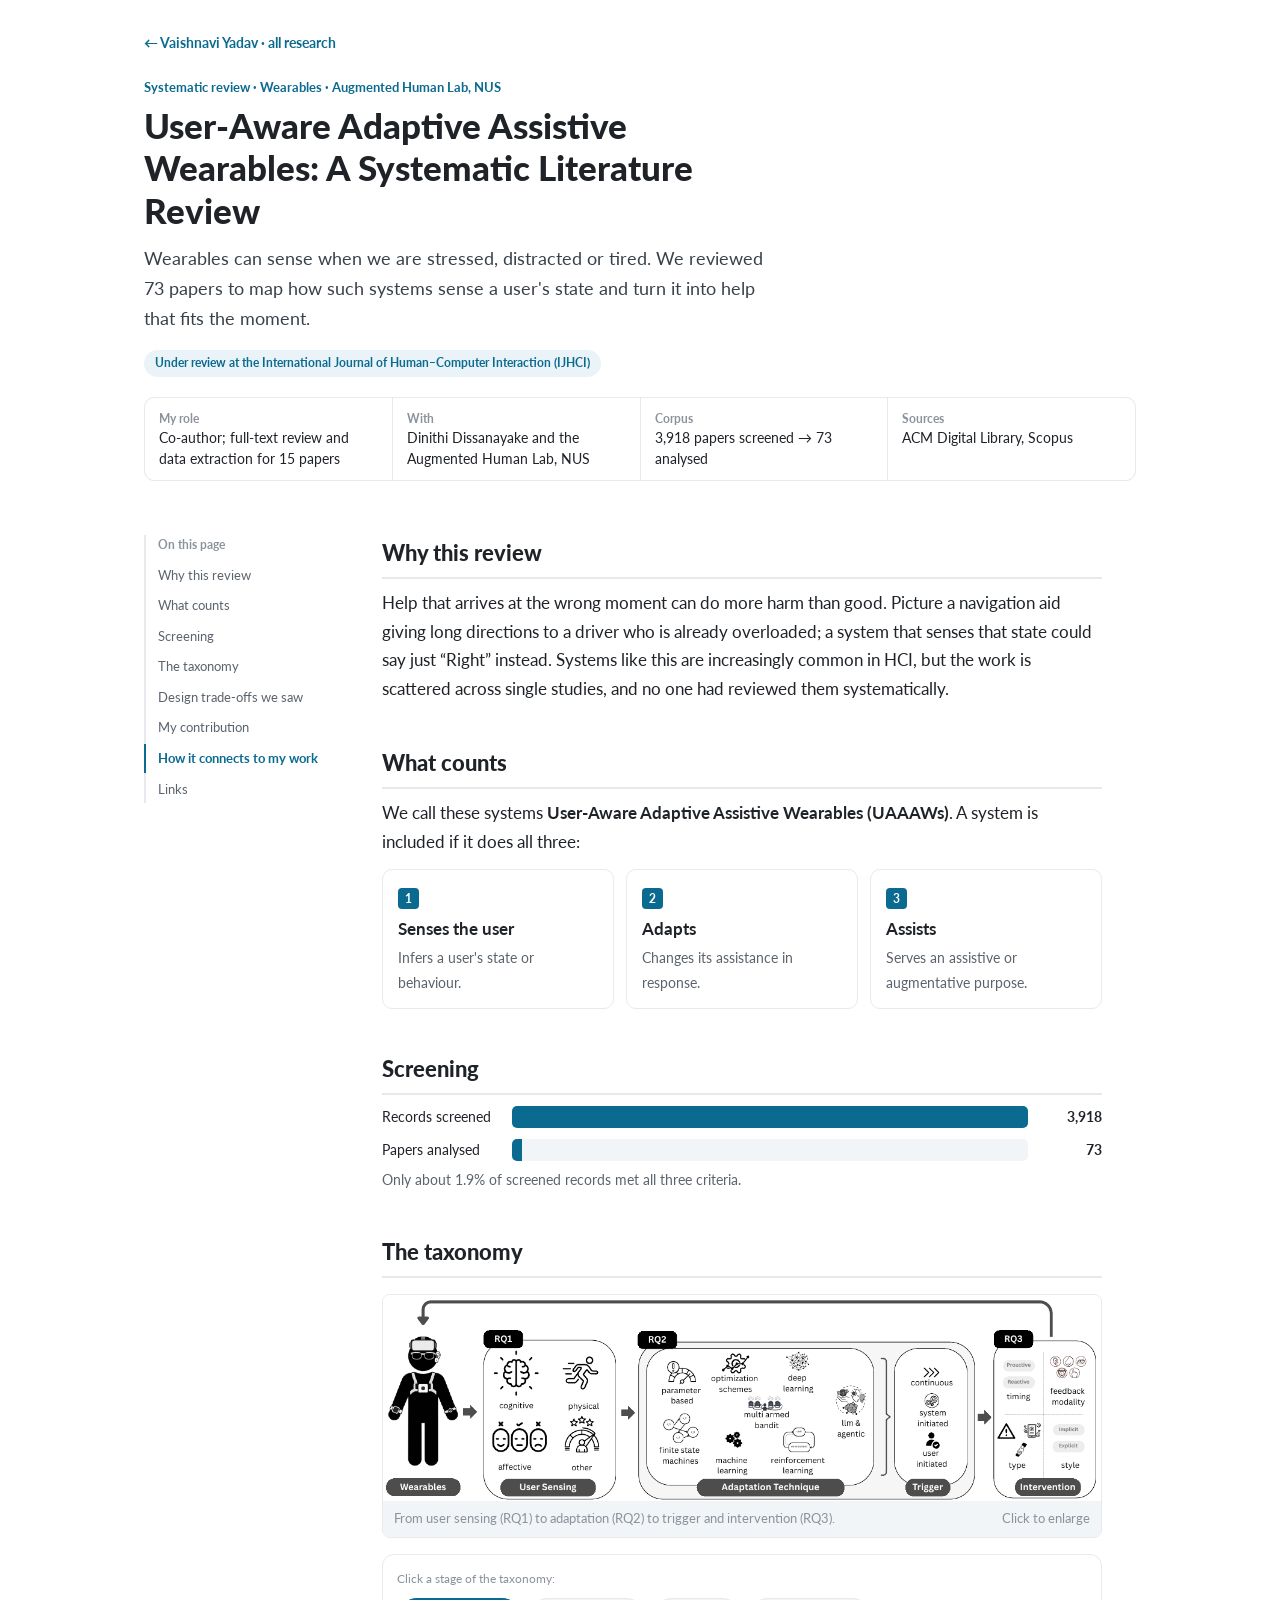
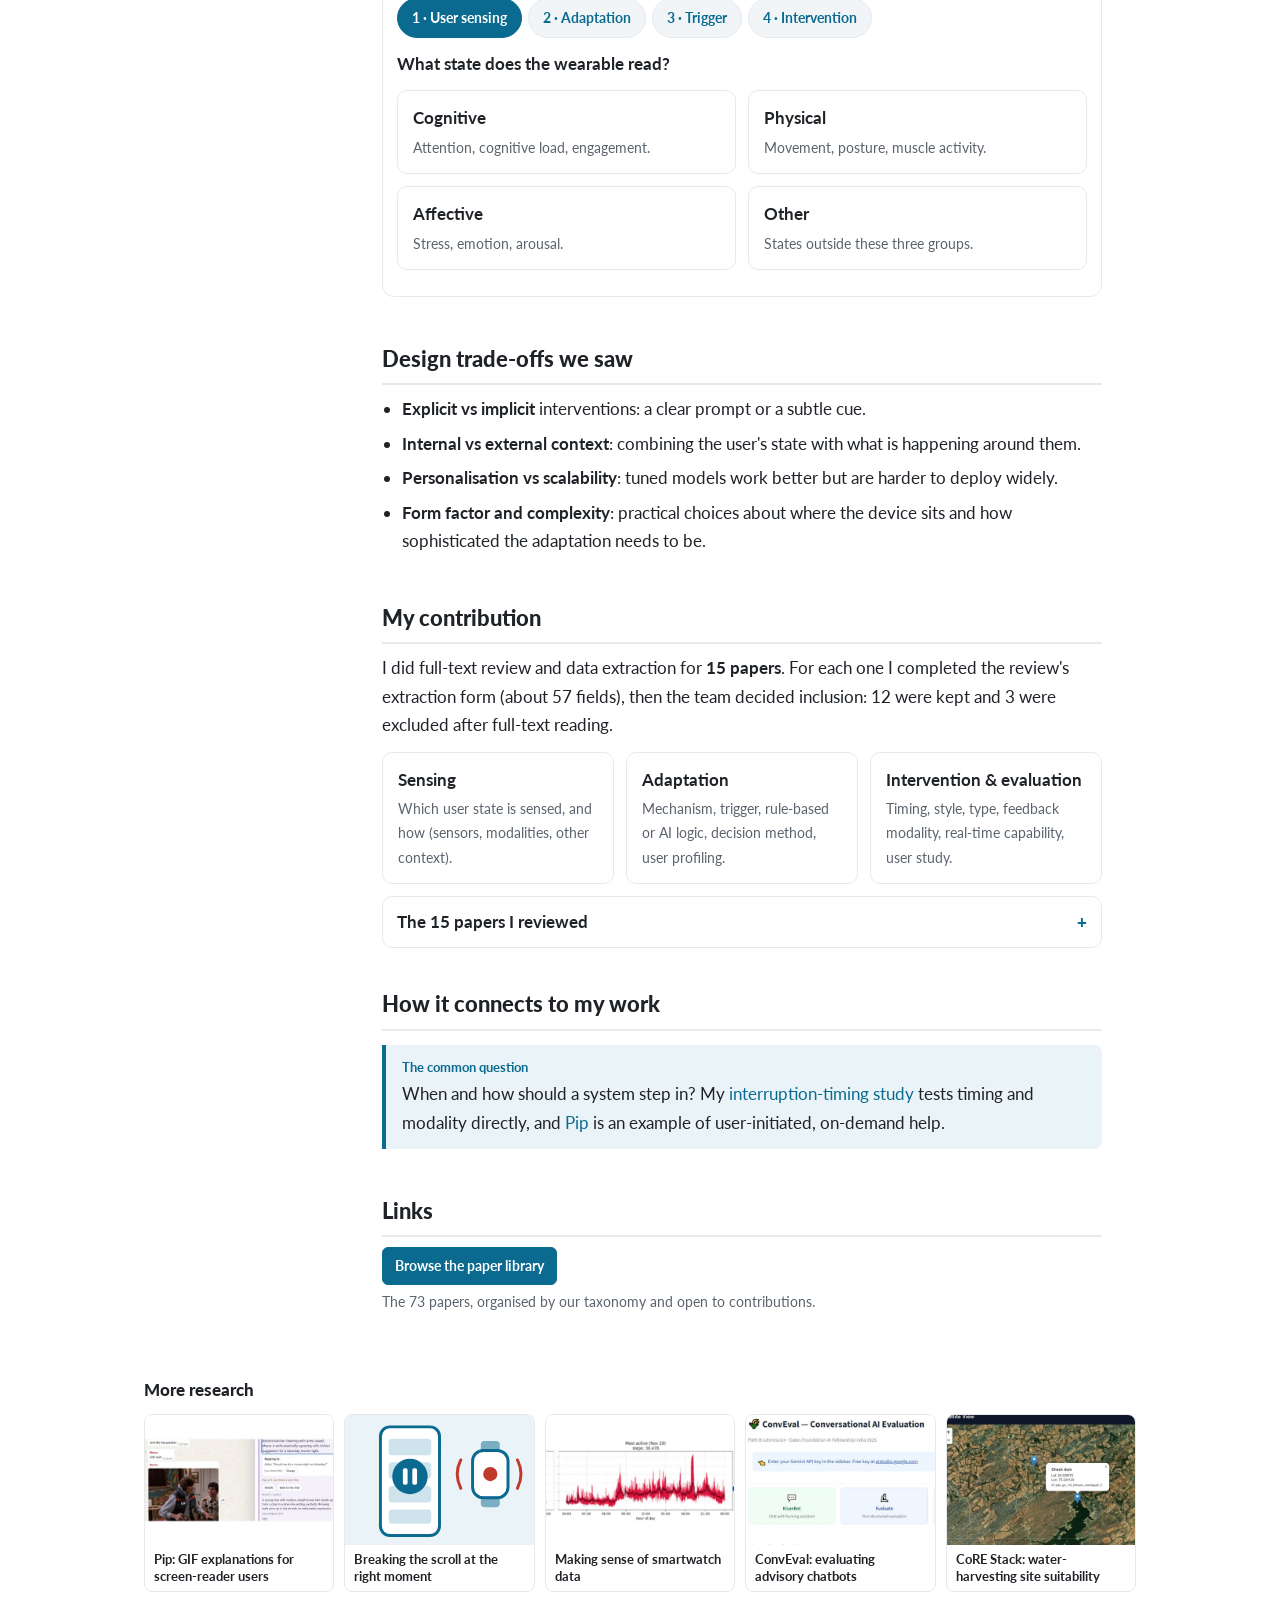
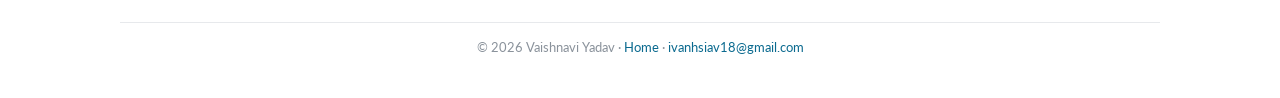
<file: projects/adaptive-wearables-review.html>
<!DOCTYPE html>
<html lang="en">
<head>
<meta charset="UTF-8">
<meta name="viewport" content="width=device-width, initial-scale=1.0">
<title>User-Aware Adaptive Assistive Wearables: A Systematic Literature Review — Vaishnavi Yadav</title>
<meta name="description" content="Wearables can sense when we are stressed, distracted or tired. We reviewed 73 papers to map how such systems sense a user's state and turn it into help that fits the moment.">
<link rel="preconnect" href="https://fonts.googleapis.com">
<link rel="preconnect" href="https://fonts.gstatic.com" crossorigin>
<link href="https://fonts.googleapis.com/css2?family=Lato:ital,wght@0,400;0,700;0,900;1,400&display=swap" rel="stylesheet">
<link rel="stylesheet" href="project.css">
</head>
<body>
<div class="progress" aria-hidden="true"></div>
<header class="phead">
  <a class="back" href="../index.html#research">&#8592; Vaishnavi Yadav &middot; all research</a>
  <div class="kicker">Systematic review &middot; Wearables &middot; Augmented Human Lab, NUS</div>
  <h1>User-Aware Adaptive Assistive Wearables: A Systematic Literature Review</h1>
  <p class="lede">Wearables can sense when we are stressed, distracted or tired. We reviewed 73 papers to map how such systems sense a user's state and turn it into help that fits the moment.</p>
  <span class="status">Under review at the International Journal of Human&ndash;Computer Interaction (IJHCI)</span>
  <dl class="glance"><div><dt>My role</dt><dd>Co-author; full-text review and data extraction for 15 papers</dd></div><div><dt>With</dt><dd>Dinithi Dissanayake and the Augmented Human Lab, NUS</dd></div><div><dt>Corpus</dt><dd>3,918 papers screened &rarr; 73 analysed</dd></div><div><dt>Sources</dt><dd>ACM Digital Library, Scopus</dd></div></dl>
</header>
<div class="layout">
  <nav class="toc" aria-label="On this page"><b>On this page</b><a href="#why">Why this review</a><a href="#define">What counts</a><a href="#method">Screening</a><a href="#taxonomy">The taxonomy</a><a href="#insights">Design trade-offs we saw</a><a href="#contrib">My contribution</a><a href="#mine">How it connects to my work</a><a href="#links">Links</a></nav>
  <article><section id="why"><h2>Why this review</h2><p>Help that arrives at the wrong moment can do more harm than good. Picture a navigation aid giving long directions to a driver who is already overloaded; a system that senses that state could say just &ldquo;Right&rdquo; instead. Systems like this are increasingly common in HCI, but the work is scattered across single studies, and no one had reviewed them systematically.</p></section><section id="define"><h2>What counts</h2><p>We call these systems <b>User-Aware Adaptive Assistive Wearables (UAAAWs)</b>. A system is included if it does all three:</p><div class="cards three"><div class="card"><span class="tag">1</span><b>Senses the user</b><p>Infers a user's state or behaviour.</p></div><div class="card"><span class="tag">2</span><b>Adapts</b><p>Changes its assistance in response.</p></div><div class="card"><span class="tag">3</span><b>Assists</b><p>Serves an assistive or augmentative purpose.</p></div></div></section><section id="method"><h2>Screening</h2><div class="bars"><div class="brow"><span class="bl">Records screened</span><div class="track"><i class="m" style="width:100.0%"></i></div><span class="bv">3,918</span></div><div class="brow"><span class="bl">Papers analysed</span><div class="track"><i class="m" style="width:1.9%"></i></div><span class="bv">73</span></div></div><p class="small" style="margin-top:8px">Only about 1.9% of screened records met all three criteria.</p></section><section id="taxonomy"><h2>The taxonomy</h2><figure class="zoom"><img src="../media/slr-taxonomy.png" alt="Taxonomy: wearables, user sensing, adaptation technique, trigger, intervention." loading="lazy"><figcaption>From user sensing (RQ1) to adaptation (RQ2) to trigger and intervention (RQ3). <span style="float:right">Click to enlarge</span></figcaption></figure><div class="switch" data-switch><p class="hint">Click a stage of the taxonomy:</p><div class="seg" role="tablist"><button type="button" role="tab" data-k="sense" aria-selected="true">1 · User sensing</button><button type="button" role="tab" data-k="adapt" aria-selected="false">2 · Adaptation</button><button type="button" role="tab" data-k="trig" aria-selected="false">3 · Trigger</button><button type="button" role="tab" data-k="int" aria-selected="false">4 · Intervention</button></div><div class="panel" role="tabpanel" data-k="sense"><p><b>What state does the wearable read?</b></p><div class="cards"><div class="card"><b>Cognitive</b><p>Attention, cognitive load, engagement.</p></div><div class="card"><b>Physical</b><p>Movement, posture, muscle activity.</p></div><div class="card"><b>Affective</b><p>Stress, emotion, arousal.</p></div><div class="card"><b>Other</b><p>States outside these three groups.</p></div></div></div><div class="panel" role="tabpanel" data-k="adapt"><p><b>How does the system decide what to change?</b></p><div class="cards three"><div class="card"><b>Rule-based</b><p>Parameter thresholds, finite state machines.</p></div><div class="card"><b>Optimisation</b><p>Optimisation schemes, multi-armed bandits.</p></div><div class="card"><b>Learning</b><p>Machine learning, deep learning, reinforcement learning.</p></div><div class="card"><b>LLM &amp; agentic</b><p>Language models and agents that plan the response.</p></div></div></div><div class="panel" role="tabpanel" data-k="trig"><p><b>When does the adaptation happen?</b></p><div class="cards three"><div class="card"><b>Continuous</b><p>Adapts all the time.</p></div><div class="card"><b>System-initiated</b><p>The system decides the moment.</p></div><div class="card"><b>User-initiated</b><p>The person asks for help.</p></div></div></div><div class="panel" role="tabpanel" data-k="int"><p><b>What does the help look like?</b></p><div class="cards"><div class="card"><b>Timing</b><p>Proactive or reactive.</p></div><div class="card"><b>Type</b><p>What kind of support is given.</p></div><div class="card"><b>Style</b><p>Implicit or explicit.</p></div><div class="card"><b>Feedback modality</b><p>Through which sense: touch, sound, sight.</p></div></div></div></div></section><section id="insights"><h2>Design trade-offs we saw</h2><ul><li><b>Explicit vs implicit</b> interventions: a clear prompt or a subtle cue.</li><li><b>Internal vs external context</b>: combining the user's state with what is happening around them.</li><li><b>Personalisation vs scalability</b>: tuned models work better but are harder to deploy widely.</li><li><b>Form factor and complexity</b>: practical choices about where the device sits and how sophisticated the adaptation needs to be.</li></ul></section><section id="contrib"><h2>My contribution</h2><p>I did full-text review and data extraction for <b>15 papers</b>. For each one I completed the review's extraction form (about 57 fields), then the team decided inclusion: 12 were kept and 3 were excluded after full-text reading.</p><div class="cards three"><div class="card"><b>Sensing</b><p>Which user state is sensed, and how (sensors, modalities, other context).</p></div><div class="card"><b>Adaptation</b><p>Mechanism, trigger, rule-based or AI logic, decision method, user profiling.</p></div><div class="card"><b>Intervention &amp; evaluation</b><p>Timing, style, type, feedback modality, real-time capability, user study.</p></div></div><details><summary>The 15 papers I reviewed</summary><div><div class="tw"><table><thead><tr><th>Title</th><th>Venue</th><th>Year</th><th>Outcome</th></tr></thead><tbody><tr><td>EmojiFan: Designing A Social Interface Supporting Facial Expression Interaction for Blind and Low Vision People in Party Settings</td><td>CHI</td><td class="n">2026</td><td><span class="pill no">excluded after full text</span></td></tr><tr><td>Sensing and Modulating the Feel of a Drink: A Personalized Approach via Laryngeal Thermal Feedback</td><td>CHI</td><td class="n">2026</td><td><span class="pill no">excluded after full text</span></td></tr><tr><td>An Emotion Aware Driving Assistant Using Multimodal Recognition and Regulation</td><td>IEEE Open Journal of the Computer Society</td><td class="n">2026</td><td><span class="pill ok">included</span></td></tr><tr><td>A Pilot Study of a Gamified CBT-Based Digital Approach for Body Image Distress and Appearance-Related Concerns</td><td>Human Behavior and Emerging Technologies</td><td class="n">2026</td><td><span class="pill ok">included</span></td></tr><tr><td>Real-World Gait Speed Estimation: An AI-Based Approach for Adaptive Wearable Devices Integration</td><td>IEEE Access</td><td class="n">2026</td><td><span class="pill ok">included</span></td></tr><tr><td>Bionic soft robotic glove with EMG-based gesture and grip strength synchronized prediction for grasping assistance</td><td>Biomedical Signal Processing and Control</td><td class="n">2026</td><td><span class="pill ok">included</span></td></tr><tr><td>New Method to Motivate Participation in Daily Life/Everyday Life Activities Using Sensor-Based Smart Application Translating Intention into Action (TIA)</td><td>Sensors</td><td class="n">2026</td><td><span class="pill ok">included</span></td></tr><tr><td>Hand Gesture Intention Detection Using sEMG and Transfer Learning in Stroke Survivors</td><td>IEEE Journal of Biomedical and Health Informatics</td><td class="n">2026</td><td><span class="pill no">excluded after full text</span></td></tr><tr><td>ParCuR—A Novel AI-Enabled Gait Cueing Wearable for Patients with Parkinson’s Disease</td><td>Sensors</td><td class="n">2025</td><td><span class="pill ok">included</span></td></tr><tr><td>Retiplus: Augmented Reality Rehabilitation System to Enhance Autonomy and Quality of Life in Individuals with Low Vision</td><td>Electronics (Switzerland)</td><td class="n">2025</td><td><span class="pill ok">included</span></td></tr><tr><td>Streamlining Wearable Robot Personalization With Physiological Sensors</td><td>Proc. SPIE</td><td class="n">2025</td><td><span class="pill ok">included</span></td></tr><tr><td>From Preference to Performance: Patient-Centered Design of Multimodal Cueing in Parkinson&#x27;s Disease Gait Training</td><td>CHI</td><td class="n">2026</td><td><span class="pill ok">included</span></td></tr><tr><td>Designing for Long-Term Emotion Regulation: A Breathing Biofeedback Game for Women in Compulsory Isolation Drug Rehabilitation Centers</td><td>CHI</td><td class="n">2026</td><td><span class="pill ok">included</span></td></tr><tr><td>ProMemAssist: Exploring Timely Proactive Assistance Through Working Memory Modeling in Multi-Modal Wearable Devices</td><td>UIST</td><td class="n">2025</td><td><span class="pill ok">included</span></td></tr><tr><td>Vid2Coach: Transforming How-To Videos into Task Assistants</td><td>UIST</td><td class="n">2025</td><td><span class="pill ok">included</span></td></tr></tbody></table></div></div></details></section><section id="mine"><h2>How it connects to my work</h2><div class="callout"><b>The common question</b>When and how should a system step in? My <a href="scroll-timing.html">interruption-timing study</a> tests timing and modality directly, and <a href="pip.html">Pip</a> is an example of user-initiated, on-demand help.</div></section><section id="links"><h2>Links</h2><div class="plinks"><a class="main" href="https://slruaaaws-repo.github.io/SLR/" target="_blank" rel="noopener">Browse the paper library</a></div><p class="small" style="margin-top:6px">The 73 papers, organised by our taxonomy and open to contributions.</p></section></article>
</div>
<div class="more"><h2>More research</h2><div class="mgrid"><a href="pip.html"><img src="../media/thumbs/pip.jpg" alt="" loading="lazy"><span>Pip: GIF explanations for screen-reader users</span></a><a href="scroll-timing.html"><img src="../media/thumbs/scroll.svg" alt="" loading="lazy"><span>Breaking the scroll at the right moment</span></a><a href="smartwatch-data.html"><img src="../media/thumbs/smartwatch.jpg" alt="" loading="lazy"><span>Making sense of smartwatch data</span></a><a href="conveval.html"><img src="../media/thumbs/conveval.jpg" alt="" loading="lazy"><span>ConvEval: evaluating advisory chatbots</span></a><a href="core-stack.html"><img src="../media/thumbs/core-stack.jpg" alt="" loading="lazy"><span>CoRE Stack: water-harvesting site suitability</span></a></div></div>
<footer>&copy; 2026 Vaishnavi Yadav &middot; <a href="../index.html">Home</a> &middot; <a href="mailto:ivanhsiav18@gmail.com">ivanhsiav18@gmail.com</a></footer>
<script src="project.js"></script>
</body>
</html>
</file>
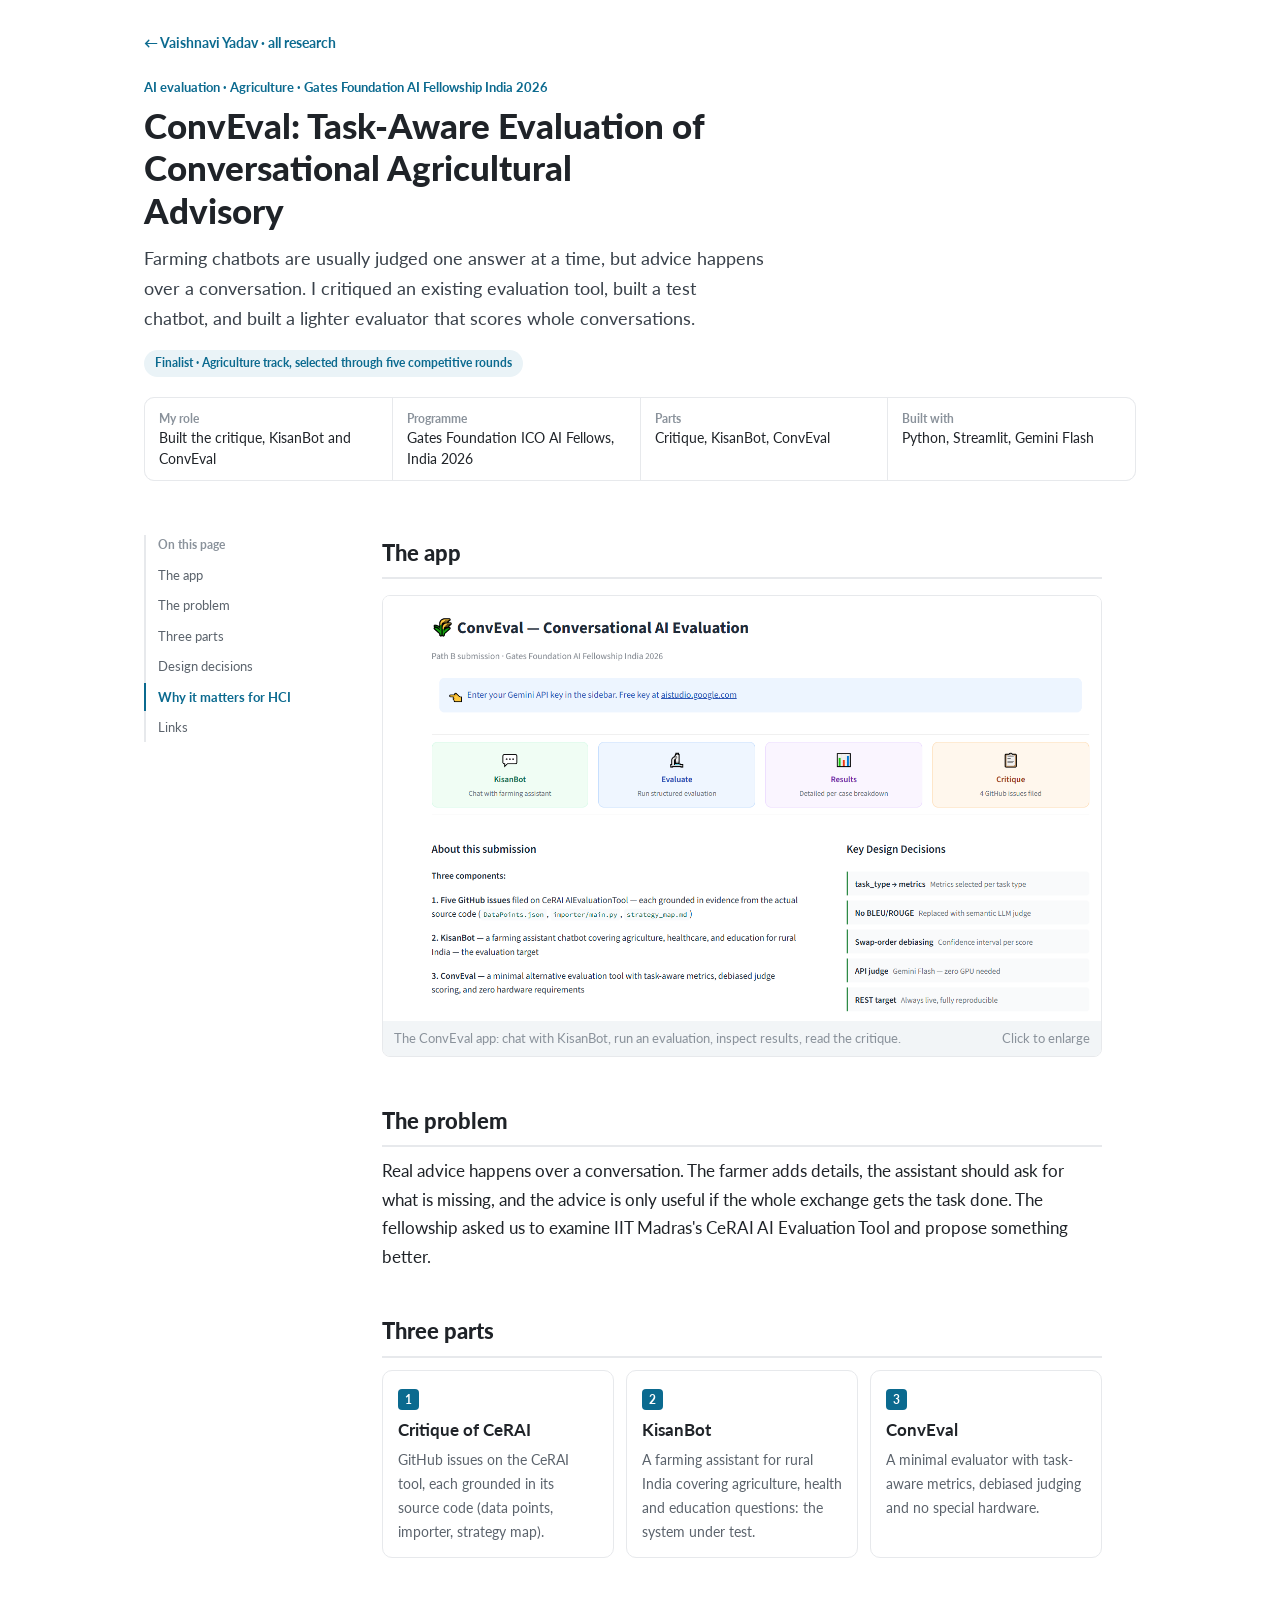
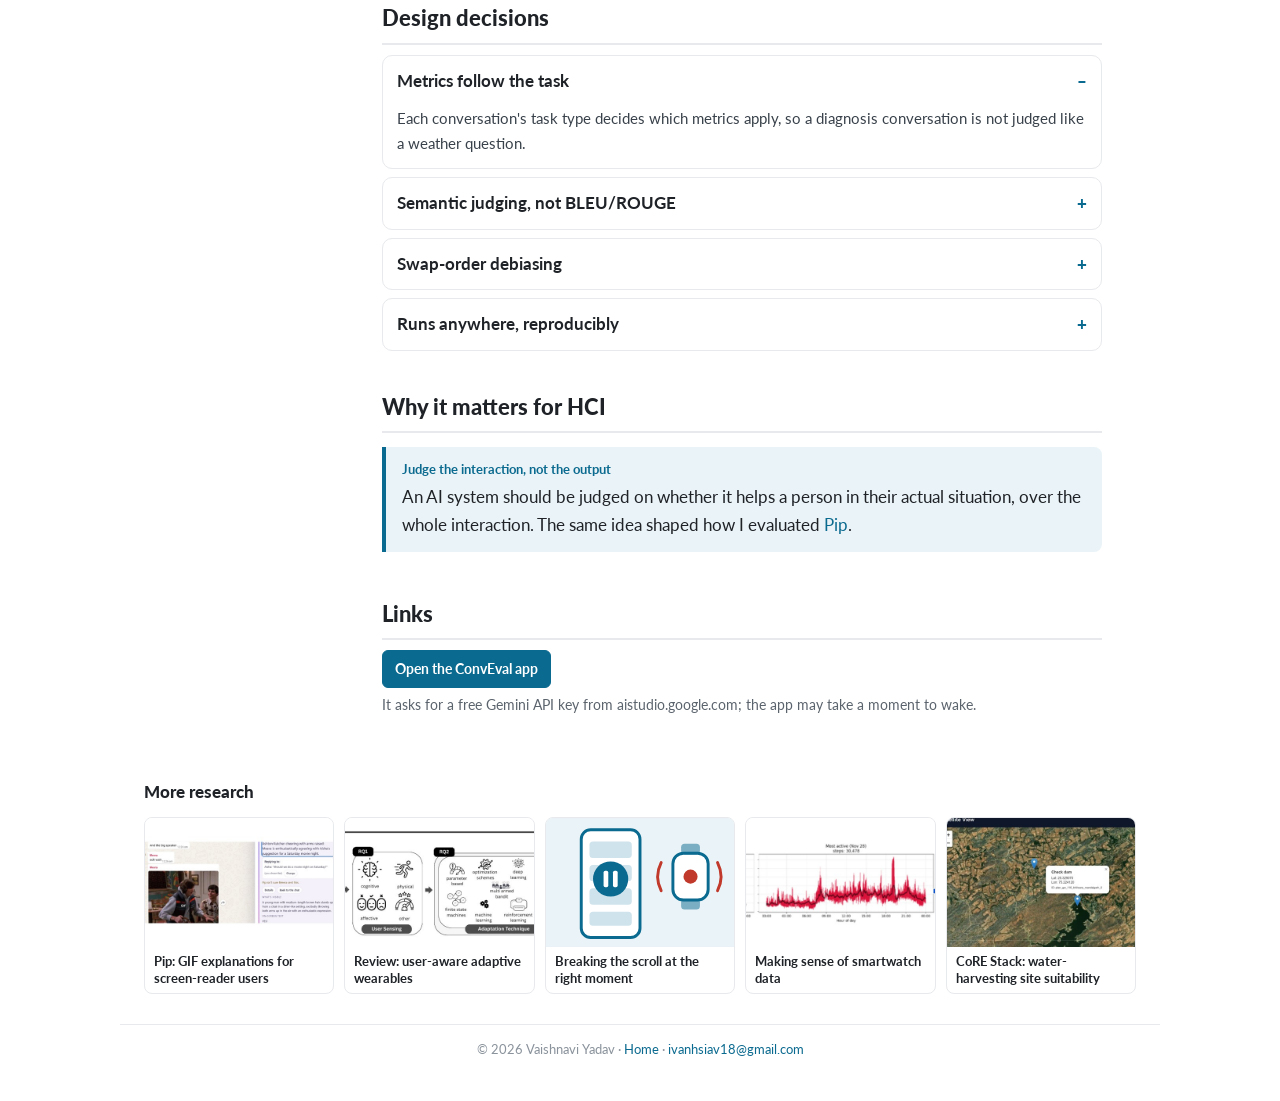
<file: projects/conveval.html>
<!DOCTYPE html>
<html lang="en">
<head>
<meta charset="UTF-8">
<meta name="viewport" content="width=device-width, initial-scale=1.0">
<title>ConvEval: Task-Aware Evaluation of Conversational Agricultural Advisory — Vaishnavi Yadav</title>
<meta name="description" content="Farming chatbots are usually judged one answer at a time, but advice happens over a conversation. I critiqued an existing evaluation tool, built a test chatbot, and built a lighter evaluator that scores whole conversations.">
<link rel="preconnect" href="https://fonts.googleapis.com">
<link rel="preconnect" href="https://fonts.gstatic.com" crossorigin>
<link href="https://fonts.googleapis.com/css2?family=Lato:ital,wght@0,400;0,700;0,900;1,400&display=swap" rel="stylesheet">
<link rel="stylesheet" href="project.css">
</head>
<body>
<div class="progress" aria-hidden="true"></div>
<header class="phead">
  <a class="back" href="../index.html#research">&#8592; Vaishnavi Yadav &middot; all research</a>
  <div class="kicker">AI evaluation &middot; Agriculture &middot; Gates Foundation AI Fellowship India 2026</div>
  <h1>ConvEval: Task-Aware Evaluation of Conversational Agricultural Advisory</h1>
  <p class="lede">Farming chatbots are usually judged one answer at a time, but advice happens over a conversation. I critiqued an existing evaluation tool, built a test chatbot, and built a lighter evaluator that scores whole conversations.</p>
  <span class="status">Finalist &middot; Agriculture track, selected through five competitive rounds</span>
  <dl class="glance"><div><dt>My role</dt><dd>Built the critique, KisanBot and ConvEval</dd></div><div><dt>Programme</dt><dd>Gates Foundation ICO AI Fellows, India 2026</dd></div><div><dt>Parts</dt><dd>Critique, KisanBot, ConvEval</dd></div><div><dt>Built with</dt><dd>Python, Streamlit, Gemini Flash</dd></div></dl>
</header>
<div class="layout">
  <nav class="toc" aria-label="On this page"><b>On this page</b><a href="#app">The app</a><a href="#problem">The problem</a><a href="#parts">Three parts</a><a href="#decisions">Design decisions</a><a href="#why">Why it matters for HCI</a><a href="#links">Links</a></nav>
  <article><section id="app"><h2>The app</h2><figure class="zoom"><img src="../media/conveval-app.png" alt="ConvEval app home: KisanBot, Evaluate, Results and Critique sections, with key design decisions." loading="lazy"><figcaption>The ConvEval app: chat with KisanBot, run an evaluation, inspect results, read the critique. <span style="float:right">Click to enlarge</span></figcaption></figure></section><section id="problem"><h2>The problem</h2><p>Real advice happens over a conversation. The farmer adds details, the assistant should ask for what is missing, and the advice is only useful if the whole exchange gets the task done. The fellowship asked us to examine IIT Madras's CeRAI AI Evaluation Tool and propose something better.</p></section><section id="parts"><h2>Three parts</h2><div class="cards three"><div class="card"><span class="tag">1</span><b>Critique of CeRAI</b><p>GitHub issues on the CeRAI tool, each grounded in its source code (data points, importer, strategy map).</p></div><div class="card"><span class="tag">2</span><b>KisanBot</b><p>A farming assistant for rural India covering agriculture, health and education questions: the system under test.</p></div><div class="card"><span class="tag">3</span><b>ConvEval</b><p>A minimal evaluator with task-aware metrics, debiased judging and no special hardware.</p></div></div></section><section id="decisions"><h2>Design decisions</h2><details open><summary>Metrics follow the task</summary><div>Each conversation's task type decides which metrics apply, so a diagnosis conversation is not judged like a weather question.</div></details><details><summary>Semantic judging, not BLEU/ROUGE</summary><div>Word-overlap scores miss whether advice is right for the farmer, so an LLM judge scores meaning.</div></details><details><summary>Swap-order debiasing</summary><div>LLM judges favour whichever answer they see first. The judge sees answers in both orders, and each score comes with a confidence interval.</div></details><details><summary>Runs anywhere, reproducibly</summary><div>An API judge (Gemini Flash) needs no GPU, and evaluating a live REST endpoint keeps runs reproducible.</div></details></section><section id="why"><h2>Why it matters for HCI</h2><div class="callout"><b>Judge the interaction, not the output</b>An AI system should be judged on whether it helps a person in their actual situation, over the whole interaction. The same idea shaped how I evaluated <a href="pip.html">Pip</a>.</div></section><section id="links"><h2>Links</h2><div class="plinks"><a class="main" href="https://kissanbot-4sx33czhcknbhc7w9zzixc.streamlit.app/" target="_blank" rel="noopener">Open the ConvEval app</a></div><p class="small" style="margin-top:6px">It asks for a free Gemini API key from aistudio.google.com; the app may take a moment to wake.</p></section></article>
</div>
<div class="more"><h2>More research</h2><div class="mgrid"><a href="pip.html"><img src="../media/thumbs/pip.jpg" alt="" loading="lazy"><span>Pip: GIF explanations for screen-reader users</span></a><a href="adaptive-wearables-review.html"><img src="../media/thumbs/review.jpg" alt="" loading="lazy"><span>Review: user-aware adaptive wearables</span></a><a href="scroll-timing.html"><img src="../media/thumbs/scroll.svg" alt="" loading="lazy"><span>Breaking the scroll at the right moment</span></a><a href="smartwatch-data.html"><img src="../media/thumbs/smartwatch.jpg" alt="" loading="lazy"><span>Making sense of smartwatch data</span></a><a href="core-stack.html"><img src="../media/thumbs/core-stack.jpg" alt="" loading="lazy"><span>CoRE Stack: water-harvesting site suitability</span></a></div></div>
<footer>&copy; 2026 Vaishnavi Yadav &middot; <a href="../index.html">Home</a> &middot; <a href="mailto:ivanhsiav18@gmail.com">ivanhsiav18@gmail.com</a></footer>
<script src="project.js"></script>
</body>
</html>
</file>
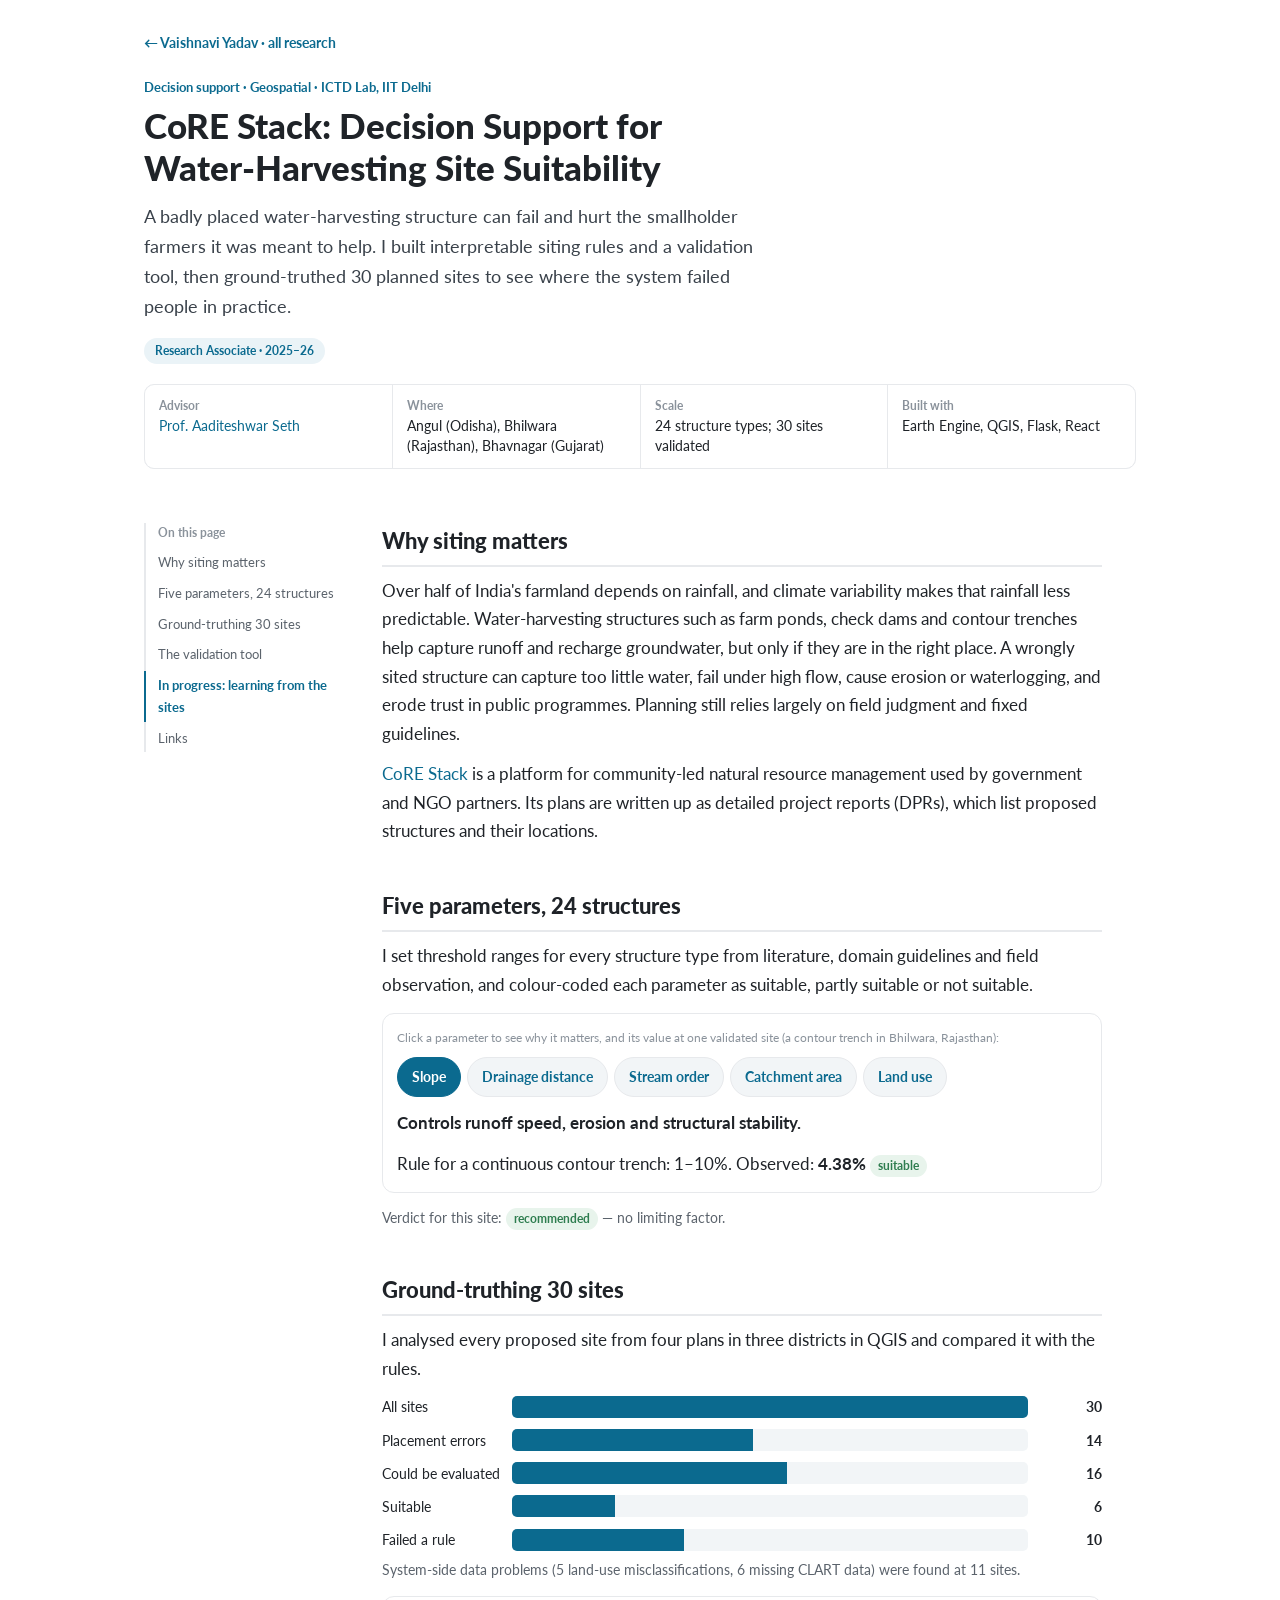
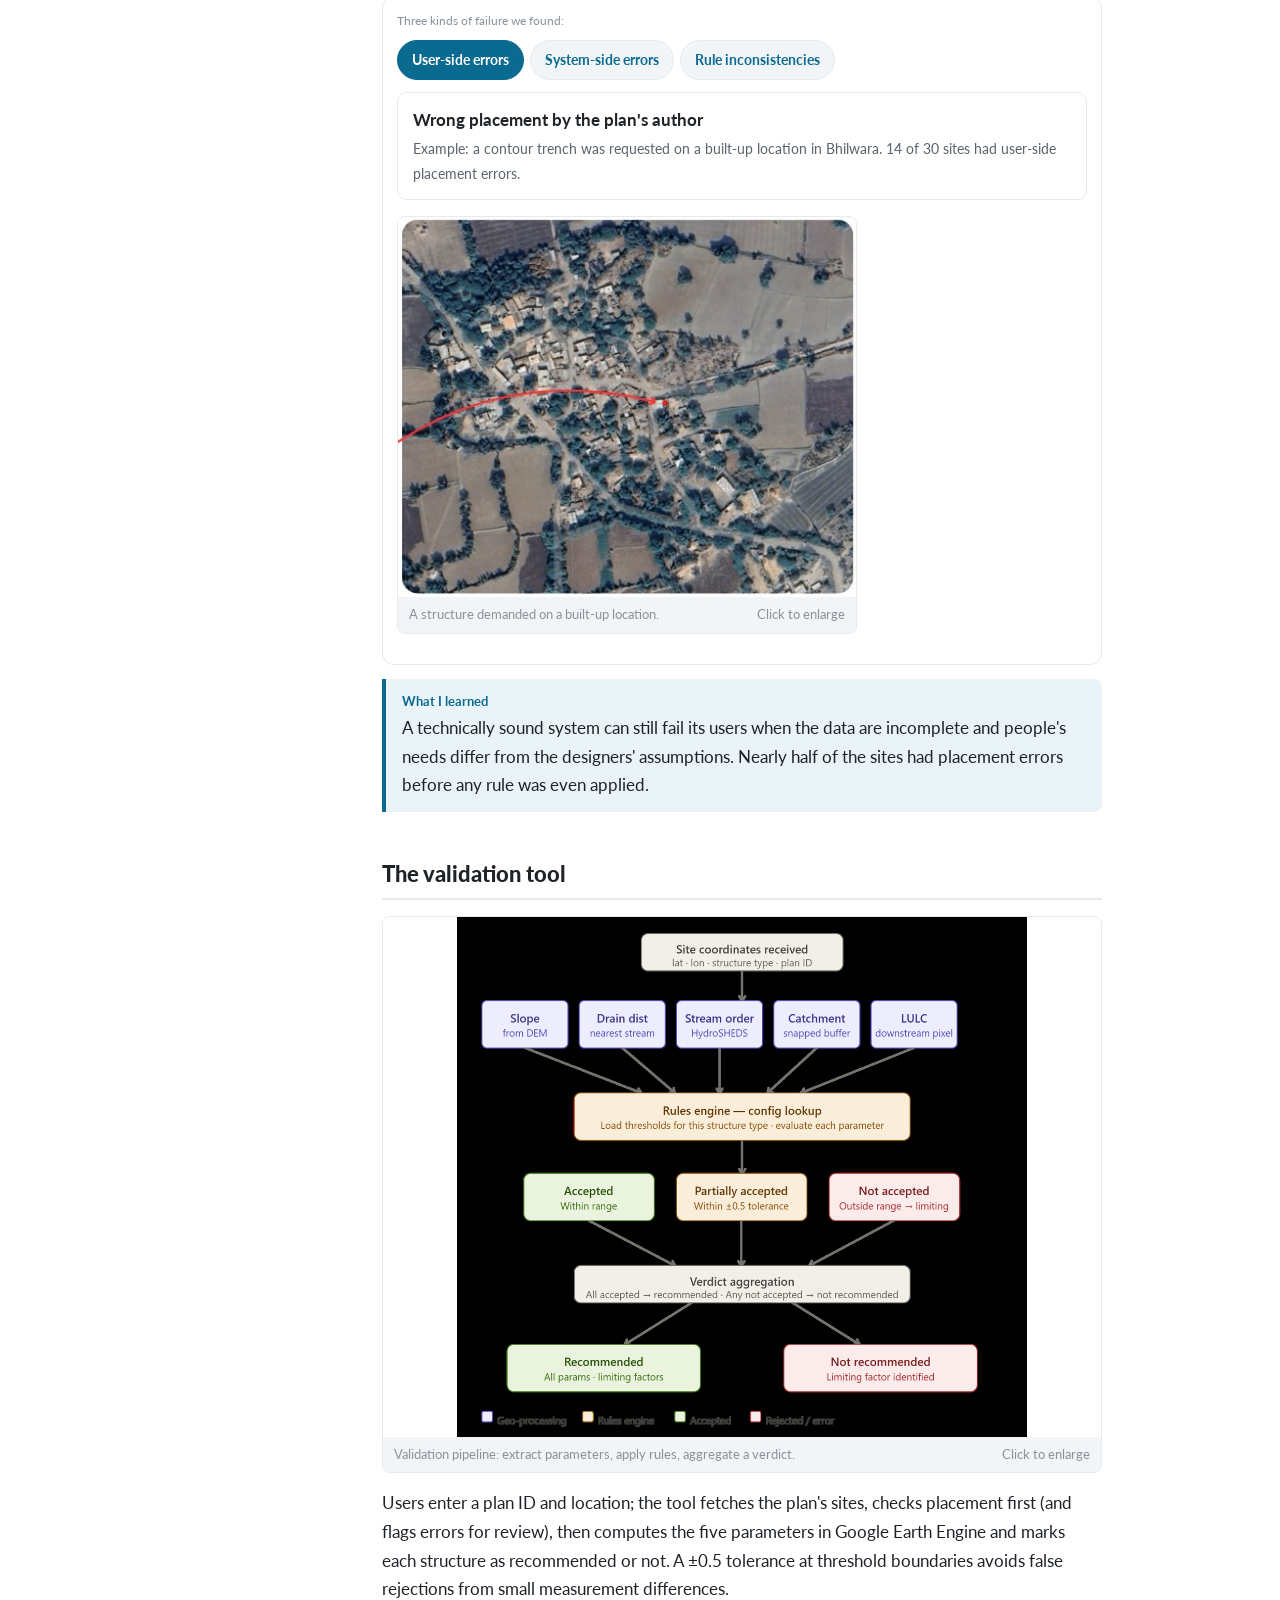
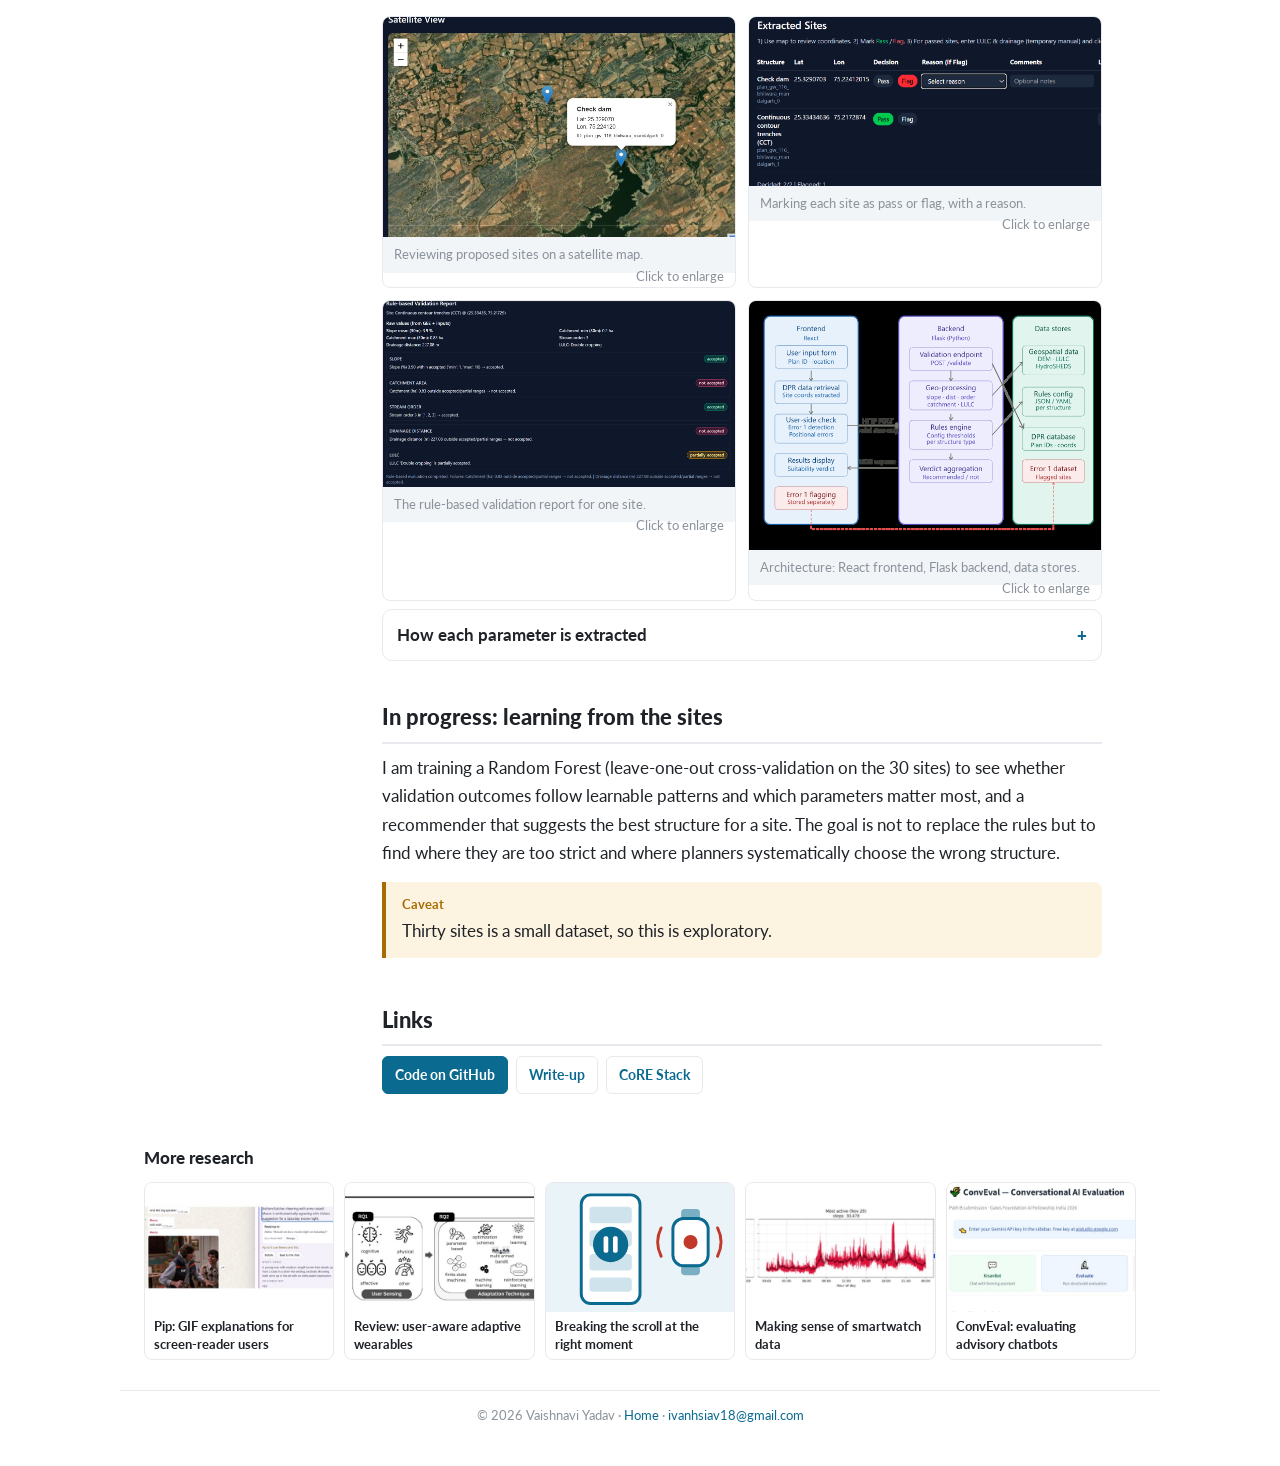
<file: projects/core-stack.html>
<!DOCTYPE html>
<html lang="en">
<head>
<meta charset="UTF-8">
<meta name="viewport" content="width=device-width, initial-scale=1.0">
<title>CoRE Stack: Decision Support for Water-Harvesting Site Suitability — Vaishnavi Yadav</title>
<meta name="description" content="A badly placed water-harvesting structure can fail and hurt the smallholder farmers it was meant to help. I built interpretable siting rules and a validation tool, then ground-truthed 30 planned sites to see where the system failed people in practice.">
<link rel="preconnect" href="https://fonts.googleapis.com">
<link rel="preconnect" href="https://fonts.gstatic.com" crossorigin>
<link href="https://fonts.googleapis.com/css2?family=Lato:ital,wght@0,400;0,700;0,900;1,400&display=swap" rel="stylesheet">
<link rel="stylesheet" href="project.css">
</head>
<body>
<div class="progress" aria-hidden="true"></div>
<header class="phead">
  <a class="back" href="../index.html#research">&#8592; Vaishnavi Yadav &middot; all research</a>
  <div class="kicker">Decision support &middot; Geospatial &middot; ICTD Lab, IIT Delhi</div>
  <h1>CoRE Stack: Decision Support for Water-Harvesting Site Suitability</h1>
  <p class="lede">A badly placed water-harvesting structure can fail and hurt the smallholder farmers it was meant to help. I built interpretable siting rules and a validation tool, then ground-truthed 30 planned sites to see where the system failed people in practice.</p>
  <span class="status">Research Associate &middot; 2025&ndash;26</span>
  <dl class="glance"><div><dt>Advisor</dt><dd><a href="https://www.cse.iitd.ac.in/~aseth/" target="_blank" rel="noopener">Prof. Aaditeshwar Seth</a></dd></div><div><dt>Where</dt><dd>Angul (Odisha), Bhilwara (Rajasthan), Bhavnagar (Gujarat)</dd></div><div><dt>Scale</dt><dd>24 structure types; 30 sites validated</dd></div><div><dt>Built with</dt><dd>Earth Engine, QGIS, Flask, React</dd></div></dl>
</header>
<div class="layout">
  <nav class="toc" aria-label="On this page"><b>On this page</b><a href="#why">Why siting matters</a><a href="#rules">Five parameters, 24 structures</a><a href="#validation">Ground-truthing 30 sites</a><a href="#system">The validation tool</a><a href="#next">In progress: learning from the sites</a><a href="#links">Links</a></nav>
  <article><section id="why"><h2>Why siting matters</h2><p>Over half of India's farmland depends on rainfall, and climate variability makes that rainfall less predictable. Water-harvesting structures such as farm ponds, check dams and contour trenches help capture runoff and recharge groundwater, but only if they are in the right place. A wrongly sited structure can capture too little water, fail under high flow, cause erosion or waterlogging, and erode trust in public programmes. Planning still relies largely on field judgment and fixed guidelines.</p><p><a href="https://core-stack.org/" target="_blank" rel="noopener">CoRE Stack</a> is a platform for community-led natural resource management used by government and NGO partners. Its plans are written up as detailed project reports (DPRs), which list proposed structures and their locations.</p></section><section id="rules"><h2>Five parameters, 24 structures</h2><p>I set threshold ranges for every structure type from literature, domain guidelines and field observation, and colour-coded each parameter as suitable, partly suitable or not suitable.</p><div class="switch" data-switch><p class="hint">Click a parameter to see why it matters, and its value at one validated site (a contour trench in Bhilwara, Rajasthan):</p><div class="seg" role="tablist"><button type="button" role="tab" data-k="slope" aria-selected="true">Slope</button><button type="button" role="tab" data-k="drain" aria-selected="false">Drainage distance</button><button type="button" role="tab" data-k="order" aria-selected="false">Stream order</button><button type="button" role="tab" data-k="catch" aria-selected="false">Catchment area</button><button type="button" role="tab" data-k="lulc" aria-selected="false">Land use</button></div><div class="panel" role="tabpanel" data-k="slope"><p><b>Controls runoff speed, erosion and structural stability.</b></p><p>Rule for a continuous contour trench: 1&ndash;10%. Observed: <b>4.38%</b> <span class="pill ok">suitable</span></p></div><div class="panel" role="tabpanel" data-k="drain"><p><b>How close the site is to flow paths:</b> water availability and the risk of overtopping.</p><p>Observed: <b>132.68 m</b> <span class="pill part">partly suitable</span> &mdash; moderate proximity still collects runoff well.</p></div><div class="panel" role="tabpanel" data-k="order"><p><b>Flow magnitude:</b> whether a site suits storage or recharge structures.</p><p>Rule: 1&ndash;3 suitable. Observed: <b>3</b> <span class="pill ok">suitable</span></p></div><div class="panel" role="tabpanel" data-k="catch"><p><b>The upstream area that drains to the site</b>, which sets the runoff volume.</p><p>Rule: 2&ndash;10 ha. Observed: <b>2.12 ha</b> <span class="pill ok">suitable</span></p></div><div class="panel" role="tabpanel" data-k="lulc"><p><b>Surface type:</b> affects infiltration, runoff and whether building is feasible.</p><p>Observed: <b>double cropping</b> <span class="pill part">partly suitable</span> &mdash; the cropland would benefit from better soil moisture.</p></div></div><p class="small">Verdict for this site: <span class="pill ok">recommended</span> &mdash; no limiting factor.</p></section><section id="validation"><h2>Ground-truthing 30 sites</h2><p>I analysed every proposed site from four plans in three districts in QGIS and compared it with the rules.</p><div class="bars"><div class="brow"><span class="bl">All sites</span><div class="track"><i class="m" style="width:100.0%"></i></div><span class="bv">30</span></div><div class="brow"><span class="bl">Placement errors</span><div class="track"><i class="m" style="width:46.7%"></i></div><span class="bv">14</span></div><div class="brow"><span class="bl">Could be evaluated</span><div class="track"><i class="m" style="width:53.3%"></i></div><span class="bv">16</span></div><div class="brow"><span class="bl">Suitable</span><div class="track"><i class="m" style="width:20.0%"></i></div><span class="bv">6</span></div><div class="brow"><span class="bl">Failed a rule</span><div class="track"><i class="m" style="width:33.3%"></i></div><span class="bv">10</span></div></div><p class="small" style="margin-top:8px">System-side data problems (5 land-use misclassifications, 6 missing CLART data) were found at 11 sites.</p><div class="switch" data-switch><p class="hint">Three kinds of failure we found:</p><div class="seg" role="tablist"><button type="button" role="tab" data-k="user" aria-selected="true">User-side errors</button><button type="button" role="tab" data-k="system" aria-selected="false">System-side errors</button><button type="button" role="tab" data-k="rule" aria-selected="false">Rule inconsistencies</button></div><div class="panel" role="tabpanel" data-k="user"><div class="cards"><div class="card" style="grid-column:1/-1"><b>Wrong placement by the plan's author</b><p>Example: a contour trench was requested on a built-up location in Bhilwara. 14 of 30 sites had user-side placement errors.</p></div></div><figure class="zoom"><img src="../media/core/user-error.jpg" alt="Satellite image of a village with a red line marking a proposed structure over built-up land." loading="lazy"><figcaption>A structure demanded on a built-up location. <span style="float:right">Click to enlarge</span></figcaption></figure></div><div class="panel" role="tabpanel" data-k="system"><div class="cards"><div class="card" style="grid-column:1/-1"><b>Wrong or missing data</b><p>Land-use misclassification at 5 sites and missing CLART data at 6 sites. Example: a water absorption trench in Angul, Odisha, fell on a no-data area.</p></div></div><figure class="zoom"><img src="../media/core/clart-gap.png" alt="QGIS raster with a site marker on an area with no CLART data." loading="lazy"><figcaption>A site falling on missing CLART data in QGIS. <span style="float:right">Click to enlarge</span></figcaption></figure></div><div class="panel" role="tabpanel" data-k="rule"><div class="cards"><div class="card" style="grid-column:1/-1"><b>Parameters outside the rules</b><p>Of the 16 sites that could be evaluated, 10 failed one or more thresholds. Reviewing them shows where thresholds may be too strict or where planners chose a structure that does not fit the site.</p></div></div></div></div><div class="callout"><b>What I learned</b>A technically sound system can still fail its users when the data are incomplete and people's needs differ from the designers' assumptions. Nearly half of the sites had placement errors before any rule was even applied.</div></section><section id="system"><h2>The validation tool</h2><figure class="zoom"><img src="../media/core/pipeline.png" alt="Pipeline: site coordinates, five parameter extractions, rules engine, accepted / partially accepted / not accepted, verdict aggregation, recommended or not." loading="lazy"><figcaption>Validation pipeline: extract parameters, apply rules, aggregate a verdict. <span style="float:right">Click to enlarge</span></figcaption></figure><p>Users enter a plan ID and location; the tool fetches the plan's sites, checks placement first (and flags errors for review), then computes the five parameters in Google Earth Engine and marks each structure as recommended or not. A &plusmn;0.5 tolerance at threshold boundaries avoids false rejections from small measurement differences.</p><div class="gallery"><figure class="zoom"><img src="../media/core/satellite.jpg" alt="Satellite map with markers for proposed structures and a popup for a check dam." loading="lazy"><figcaption>Reviewing proposed sites on a satellite map. <span style="float:right">Click to enlarge</span></figcaption></figure><figure class="zoom"><img src="../media/core/sites-ui.png" alt="Table of extracted sites with Pass and Flag buttons and a reason dropdown." loading="lazy"><figcaption>Marking each site as pass or flag, with a reason. <span style="float:right">Click to enlarge</span></figcaption></figure><figure class="zoom"><img src="../media/core/report-ui.png" alt="Validation report listing each parameter with accepted or not accepted tags." loading="lazy"><figcaption>The rule-based validation report for one site. <span style="float:right">Click to enlarge</span></figcaption></figure><figure class="zoom"><img src="../media/core/architecture.png" alt="Architecture: React frontend, Flask backend, data stores." loading="lazy"><figcaption>Architecture: React frontend, Flask backend, data stores. <span style="float:right">Click to enlarge</span></figcaption></figure></div><details><summary>How each parameter is extracted</summary><div><ul><li><b>Slope:</b> from SRTM elevation, converted to percent, averaged within 30 m.</li><li><b>Drainage distance:</b> shortest distance to the nearest mapped drainage line.</li><li><b>Catchment area:</b> minimum and maximum within 30 m from a flow-accumulation raster.</li><li><b>Stream order:</b> sampled at the site.</li><li><b>Land use:</b> sampled at the point, downstream along the flow (3 steps), or as the dominant class within 30 m, depending on how the structure works.</li></ul></div></details></section><section id="next"><h2>In progress: learning from the sites</h2><p>I am training a Random Forest (leave-one-out cross-validation on the 30 sites) to see whether validation outcomes follow learnable patterns and which parameters matter most, and a recommender that suggests the best structure for a site. The goal is not to replace the rules but to find where they are too strict and where planners systematically choose the wrong structure.</p><div class="callout warn"><b>Caveat</b>Thirty sites is a small dataset, so this is exploratory.</div></section><section id="links"><h2>Links</h2><div class="plinks"><a class="main" href="https://github.com/Vaishnavi-cyber-blip/core-site-suitability" target="_blank" rel="noopener">Code on GitHub</a><a href="https://drive.google.com/file/d/1GQ18PbC00A4pzkMEnFWpH-imYJ1ZmjIB/view?usp=drive_link" target="_blank" rel="noopener">Write-up</a><a href="https://core-stack.org/" target="_blank" rel="noopener">CoRE Stack</a></div></section></article>
</div>
<div class="more"><h2>More research</h2><div class="mgrid"><a href="pip.html"><img src="../media/thumbs/pip.jpg" alt="" loading="lazy"><span>Pip: GIF explanations for screen-reader users</span></a><a href="adaptive-wearables-review.html"><img src="../media/thumbs/review.jpg" alt="" loading="lazy"><span>Review: user-aware adaptive wearables</span></a><a href="scroll-timing.html"><img src="../media/thumbs/scroll.svg" alt="" loading="lazy"><span>Breaking the scroll at the right moment</span></a><a href="smartwatch-data.html"><img src="../media/thumbs/smartwatch.jpg" alt="" loading="lazy"><span>Making sense of smartwatch data</span></a><a href="conveval.html"><img src="../media/thumbs/conveval.jpg" alt="" loading="lazy"><span>ConvEval: evaluating advisory chatbots</span></a></div></div>
<footer>&copy; 2026 Vaishnavi Yadav &middot; <a href="../index.html">Home</a> &middot; <a href="mailto:ivanhsiav18@gmail.com">ivanhsiav18@gmail.com</a></footer>
<script src="project.js"></script>
</body>
</html>
</file>
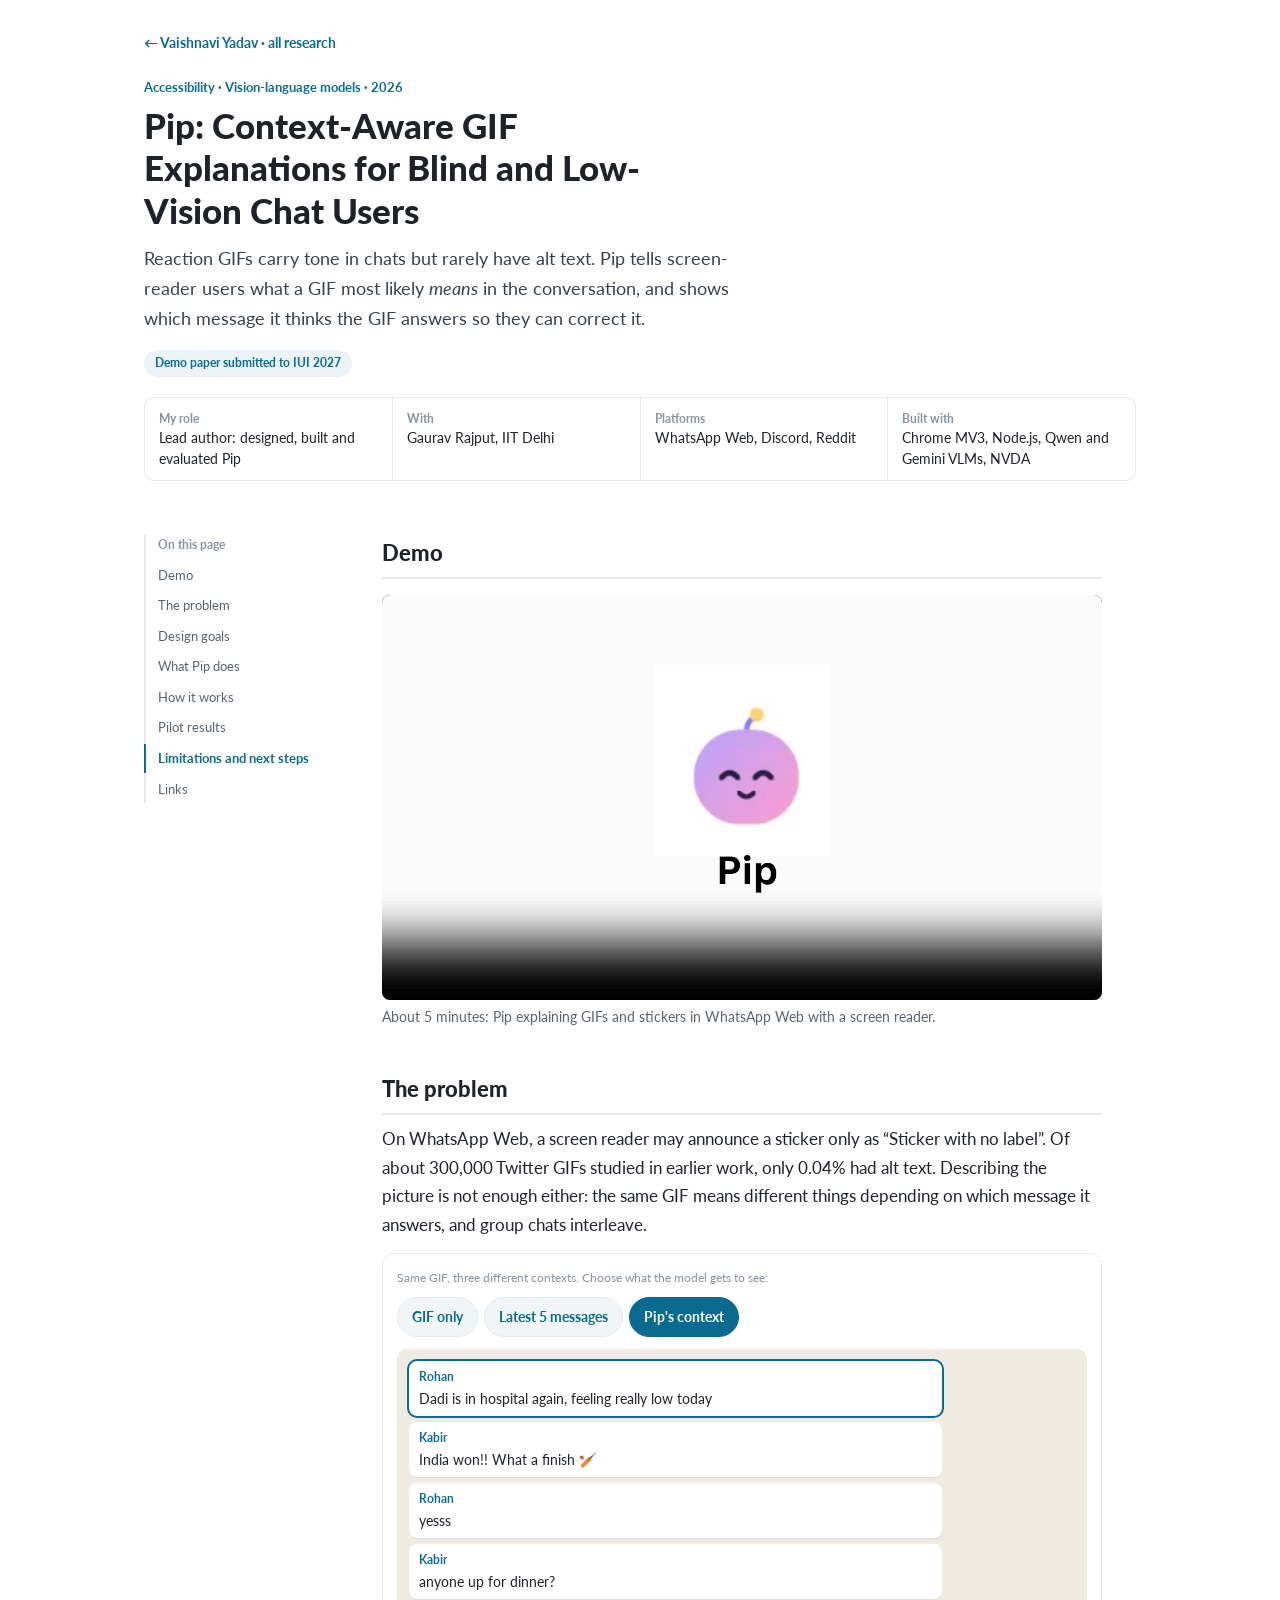
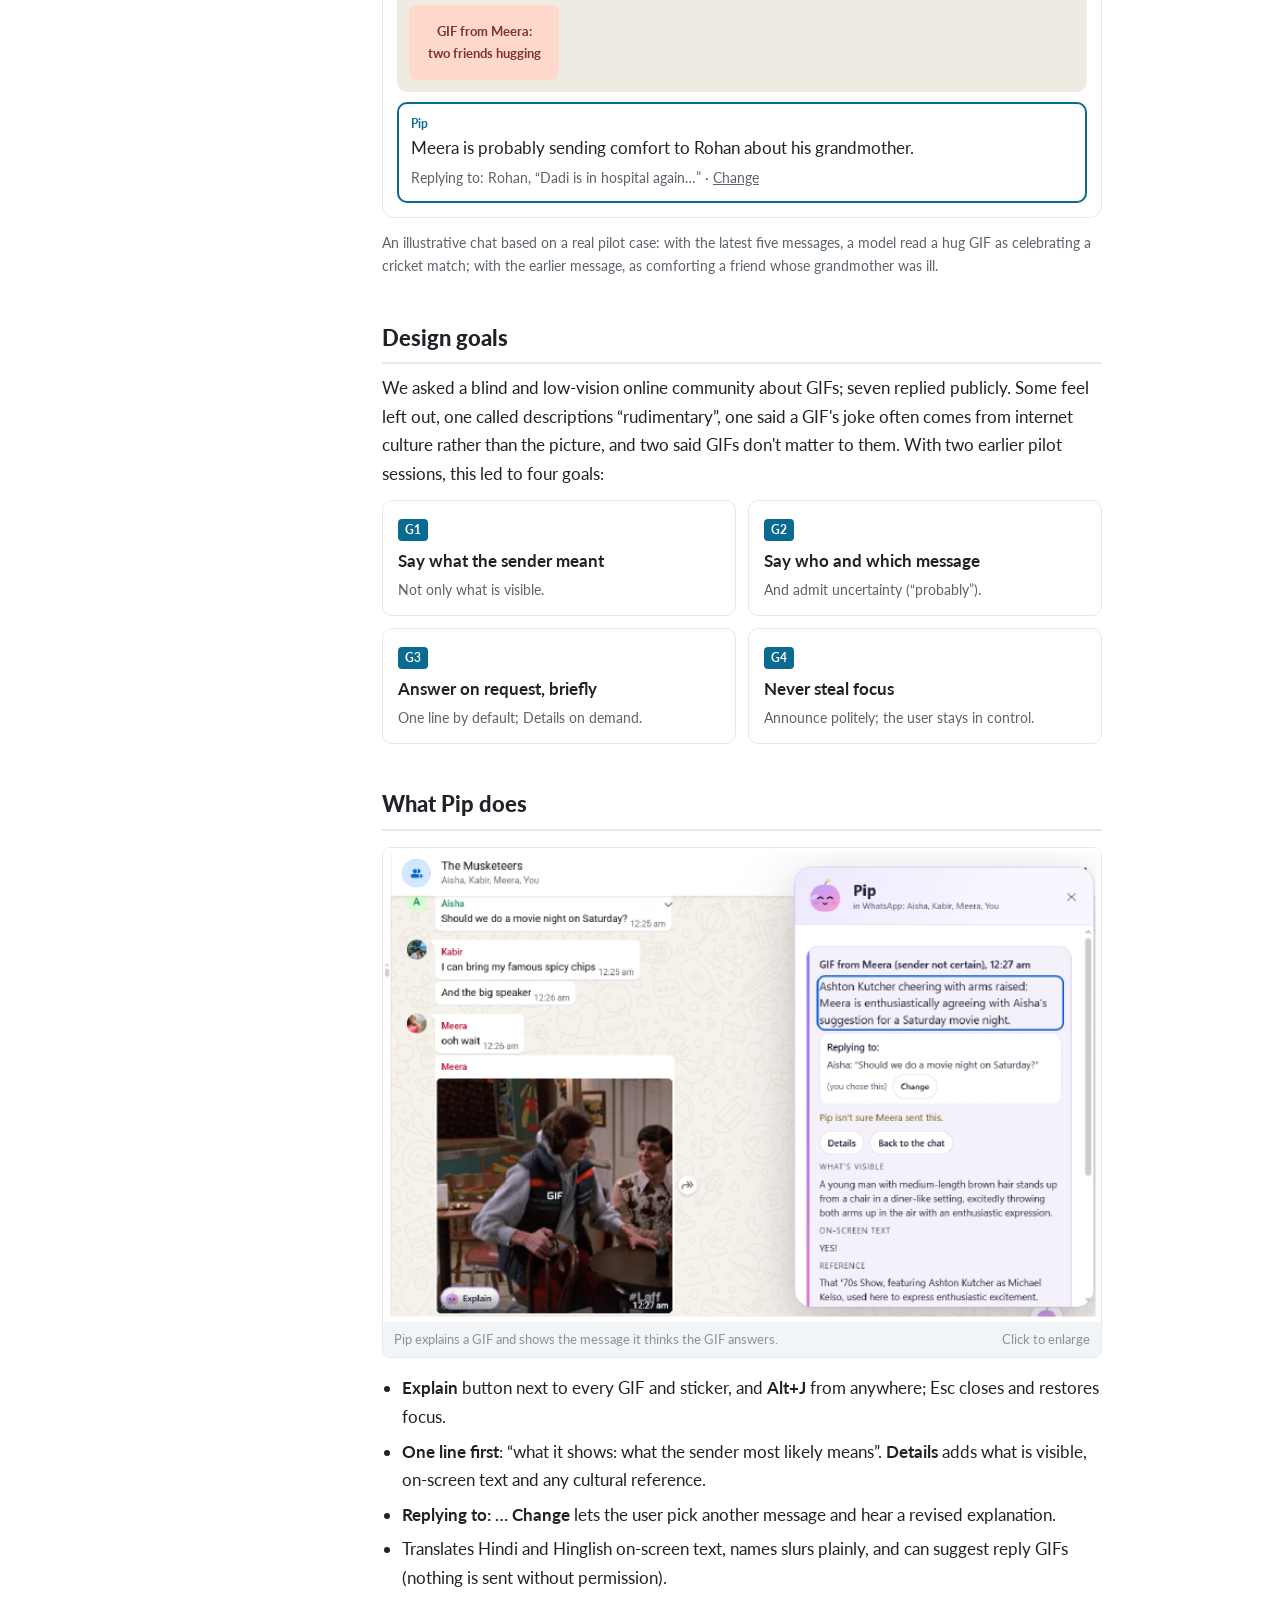
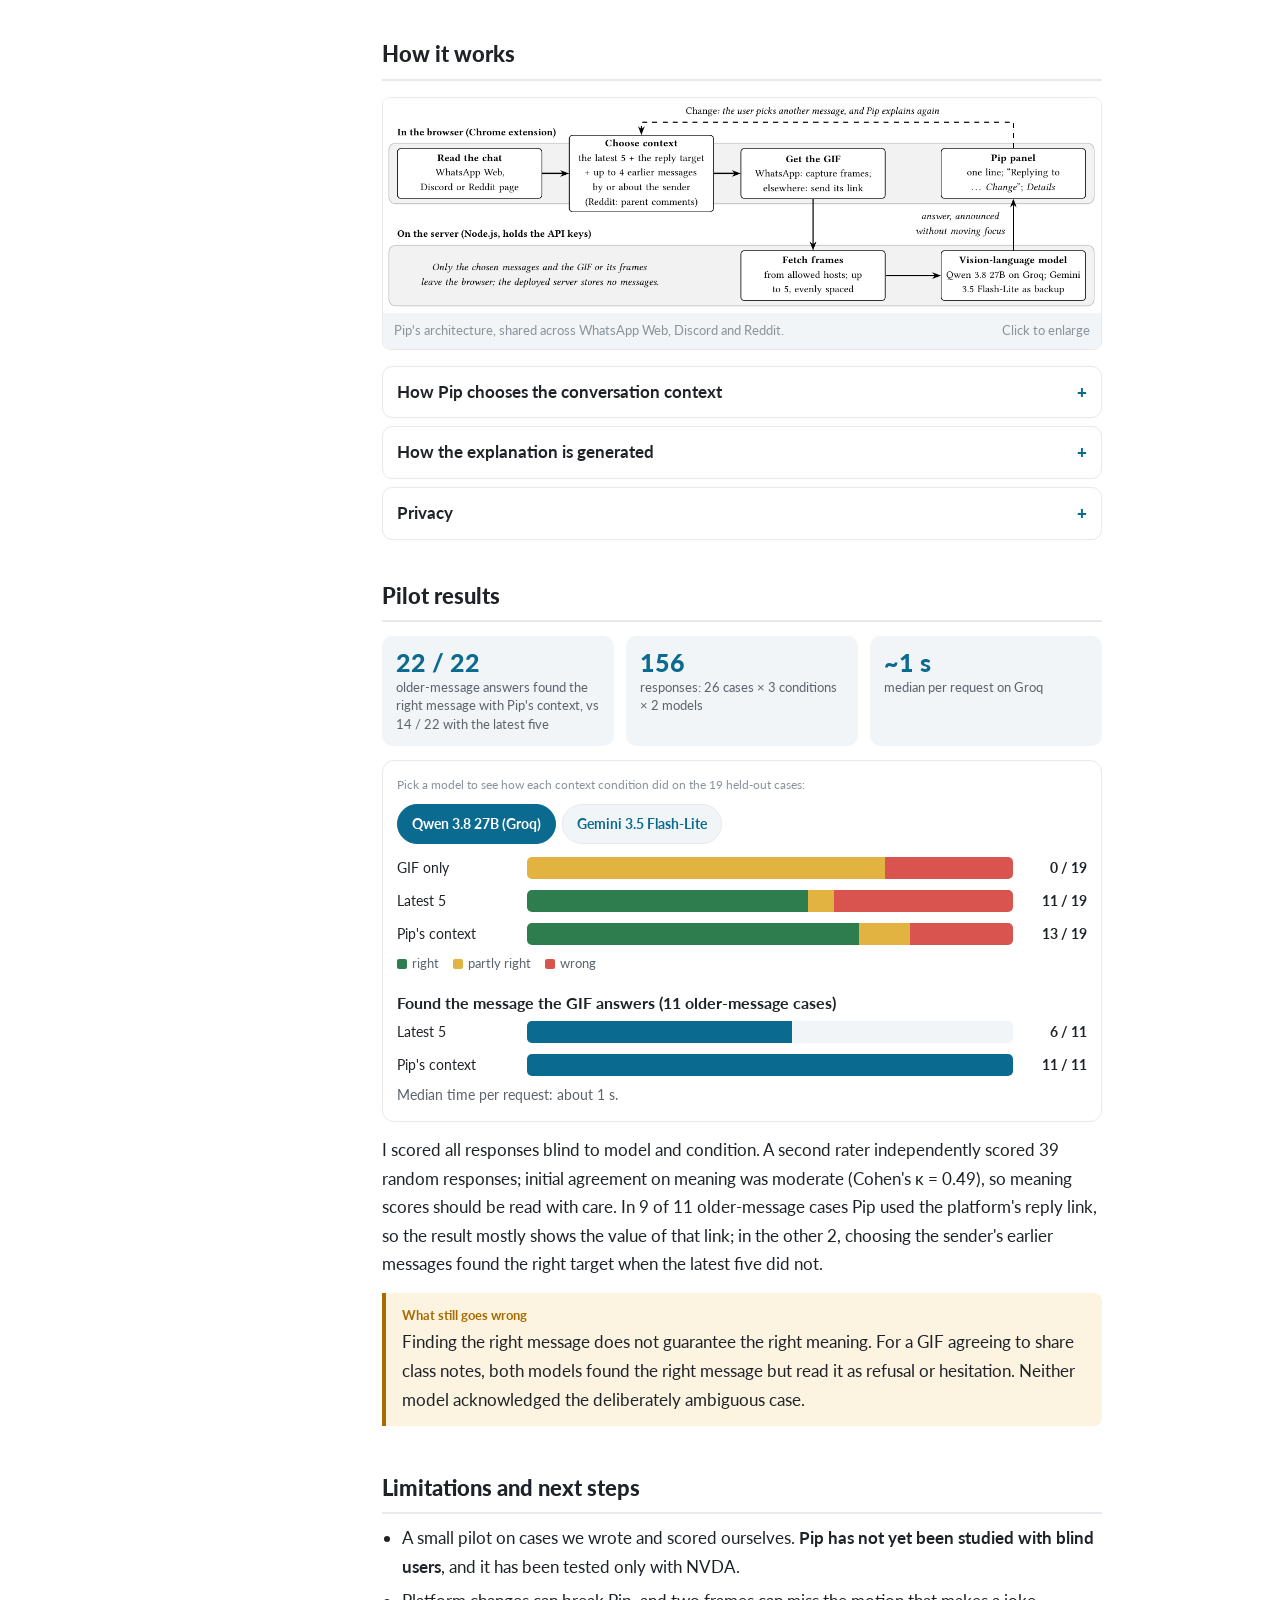
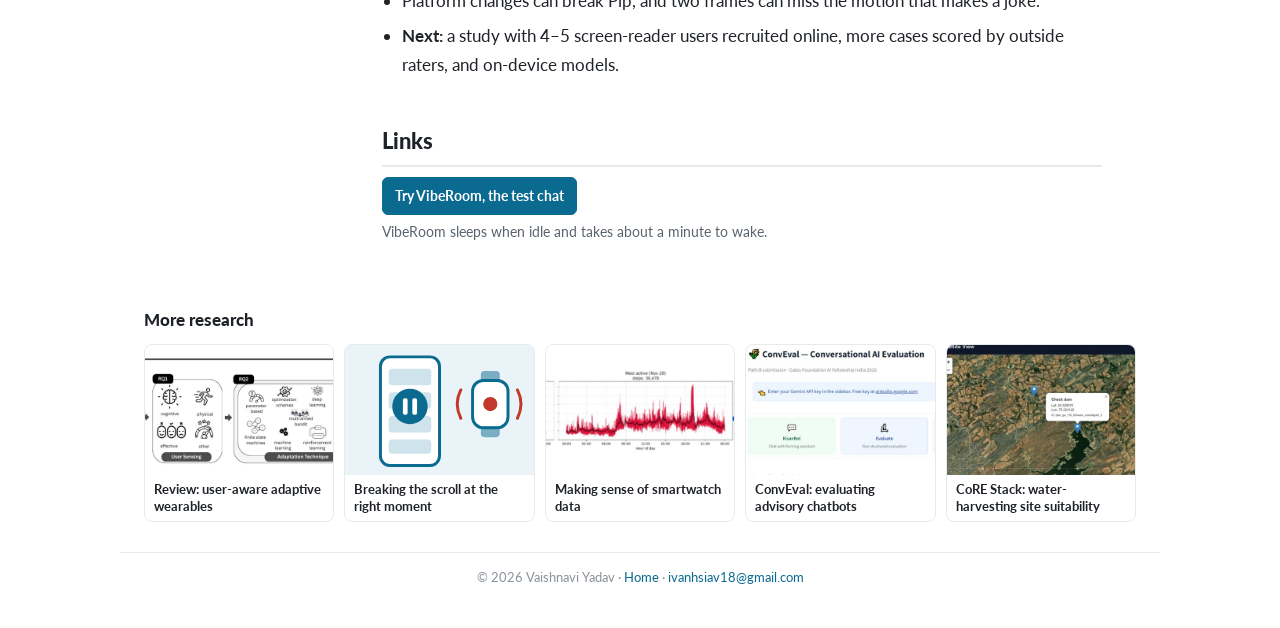
<file: projects/pip.html>
<!DOCTYPE html>
<html lang="en">
<head>
<meta charset="UTF-8">
<meta name="viewport" content="width=device-width, initial-scale=1.0">
<title>Pip: Context-Aware GIF Explanations for Blind and Low-Vision Chat Users — Vaishnavi Yadav</title>
<meta name="description" content="Reaction GIFs carry tone in chats but rarely have alt text. Pip tells screen-reader users what a GIF most likely means in the conversation, and shows which message it thinks the GIF answers so they can correct it.">
<link rel="preconnect" href="https://fonts.googleapis.com">
<link rel="preconnect" href="https://fonts.gstatic.com" crossorigin>
<link href="https://fonts.googleapis.com/css2?family=Lato:ital,wght@0,400;0,700;0,900;1,400&display=swap" rel="stylesheet">
<link rel="stylesheet" href="project.css">
</head>
<body>
<div class="progress" aria-hidden="true"></div>
<header class="phead">
  <a class="back" href="../index.html#research">&#8592; Vaishnavi Yadav &middot; all research</a>
  <div class="kicker">Accessibility &middot; Vision-language models &middot; 2026</div>
  <h1>Pip: Context-Aware GIF Explanations for Blind and Low-Vision Chat Users</h1>
  <p class="lede">Reaction GIFs carry tone in chats but rarely have alt text. Pip tells screen-reader users what a GIF most likely <em>means</em> in the conversation, and shows which message it thinks the GIF answers so they can correct it.</p>
  <span class="status">Demo paper submitted to IUI 2027</span>
  <dl class="glance"><div><dt>My role</dt><dd>Lead author: designed, built and evaluated Pip</dd></div><div><dt>With</dt><dd>Gaurav Rajput, IIT Delhi</dd></div><div><dt>Platforms</dt><dd>WhatsApp Web, Discord, Reddit</dd></div><div><dt>Built with</dt><dd>Chrome MV3, Node.js, Qwen and Gemini VLMs, NVDA</dd></div></dl>
</header>
<div class="layout">
  <nav class="toc" aria-label="On this page"><b>On this page</b><a href="#demo">Demo</a><a href="#problem">The problem</a><a href="#design">Design goals</a><a href="#what">What Pip does</a><a href="#how">How it works</a><a href="#results">Pilot results</a><a href="#next">Limitations and next steps</a><a href="#links">Links</a></nav>
  <article><section id="demo"><h2>Demo</h2><video controls preload="metadata" poster="../media/pip-poster.png"><source src="../media/pip-demo.mp4" type="video/mp4">Your browser cannot play this video.</video><p class="small" style="margin-top:6px">About 5 minutes: Pip explaining GIFs and stickers in WhatsApp Web with a screen reader.</p></section><section id="problem"><h2>The problem</h2><p>On WhatsApp Web, a screen reader may announce a sticker only as &ldquo;Sticker with no label&rdquo;. Of about 300,000 Twitter GIFs studied in earlier work, only 0.04% had alt text. Describing the picture is not enough either: the same GIF means different things depending on which message it answers, and group chats interleave.</p><div class="switch" data-switch><p class="hint">Same GIF, three different contexts. Choose what the model gets to see:</p><div class="seg" role="tablist"><button type="button" role="tab" data-k="gif" aria-selected="false">GIF only</button><button type="button" role="tab" data-k="latest" aria-selected="false">Latest 5 messages</button><button type="button" role="tab" data-k="pip" aria-selected="true">Pip's context</button></div><div class="panel" role="tabpanel" data-k="gif"><div class="chat">
<div class="msg dim"><small>Rohan</small>Dadi is in hospital again, feeling really low today</div>
<div class="msg dim"><small>Kabir</small>India won!! What a finish 🏏</div>
<div class="msg dim"><small>Rohan</small>yesss</div>
<div class="msg dim"><small>Kabir</small>anyone up for dinner?</div>
<div class="gif">GIF from Meera:<br>two friends hugging</div>
</div><div class="pipsays"><small>What the model can say</small>It can describe a hug, but not who it is for or why. In our pilot, GIF-only answers mostly named a feeling with no target.</div></div><div class="panel" role="tabpanel" data-k="latest"><div class="chat">
<div class="msg dim"><small>Rohan</small>Dadi is in hospital again, feeling really low today</div>
<div class="msg hl"><small>Kabir</small>India won!! What a finish 🏏</div>
<div class="msg hl"><small>Rohan</small>yesss</div>
<div class="msg hl"><small>Kabir</small>anyone up for dinner?</div>
<div class="gif">GIF from Meera:<br>two friends hugging</div>
</div><div class="pipsays"><small>Likely reading</small>Probably celebrating the cricket win with the group. Plausible, but it misses who Meera is really replying to.</div></div><div class="panel" role="tabpanel" data-k="pip"><div class="chat">
<div class="msg hl"><small>Rohan</small>Dadi is in hospital again, feeling really low today</div>
<div class="msg "><small>Kabir</small>India won!! What a finish 🏏</div>
<div class="msg "><small>Rohan</small>yesss</div>
<div class="msg "><small>Kabir</small>anyone up for dinner?</div>
<div class="gif">GIF from Meera:<br>two friends hugging</div>
</div><div class="pipsays"><small>Pip</small>Meera is probably sending comfort to Rohan about his grandmother. <br><span class="small">Replying to: Rohan, &ldquo;Dadi is in hospital again&hellip;&rdquo; &middot; <u>Change</u></span></div></div></div><p class="small">An illustrative chat based on a real pilot case: with the latest five messages, a model read a hug GIF as celebrating a cricket match; with the earlier message, as comforting a friend whose grandmother was ill.</p></section><section id="design"><h2>Design goals</h2><p>We asked a blind and low-vision online community about GIFs; seven replied publicly. Some feel left out, one called descriptions &ldquo;rudimentary&rdquo;, one said a GIF's joke often comes from internet culture rather than the picture, and two said GIFs don't matter to them. With two earlier pilot sessions, this led to four goals:</p><div class="cards"><div class="card"><span class="tag">G1</span><b>Say what the sender meant</b><p>Not only what is visible.</p></div><div class="card"><span class="tag">G2</span><b>Say who and which message</b><p>And admit uncertainty (&ldquo;probably&rdquo;).</p></div><div class="card"><span class="tag">G3</span><b>Answer on request, briefly</b><p>One line by default; Details on demand.</p></div><div class="card"><span class="tag">G4</span><b>Never steal focus</b><p>Announce politely; the user stays in control.</p></div></div></section><section id="what"><h2>What Pip does</h2><figure class="zoom"><img src="../media/pip-panel.png" alt="WhatsApp Web chat with Pip's panel showing a one-line explanation, the message it replies to with a Change button, and a Details button." loading="lazy"><figcaption>Pip explains a GIF and shows the message it thinks the GIF answers. <span style="float:right">Click to enlarge</span></figcaption></figure><ul><li><b>Explain</b> button next to every GIF and sticker, and <b>Alt+J</b> from anywhere; Esc closes and restores focus.</li><li><b>One line first</b>: &ldquo;what it shows: what the sender most likely means&rdquo;. <b>Details</b> adds what is visible, on-screen text and any cultural reference.</li><li><b>Replying to: &hellip; Change</b> lets the user pick another message and hear a revised explanation.</li><li>Translates Hindi and Hinglish on-screen text, names slurs plainly, and can suggest reply GIFs (nothing is sent without permission).</li></ul></section><section id="how"><h2>How it works</h2><figure class="zoom"><img src="../media/pip-architecture.png" alt="Architecture: in the browser Pip reads the chat, chooses context, gets the GIF and shows the panel; the server fetches frames and calls a vision-language model." loading="lazy"><figcaption>Pip's architecture, shared across WhatsApp Web, Discord and Reddit. <span style="float:right">Click to enlarge</span></figcaption></figure><details><summary>How Pip chooses the conversation context</summary><div>The latest five messages; the message the GIF replies to when the platform shows a reply link; and up to four earlier messages by or mentioning the sender, from the 40 messages before those five. On Reddit: the post and up to 12 parent comments.</div></details><details><summary>How the explanation is generated</summary><div>Up to five evenly spaced frames go to a vision-language model (Qwen on Groq, falling back to Gemini after a rate limit or 10 s). The prompt asks for about 30 words, hedged when unsure. Any OpenAI-compatible API or a local Ollama model can be swapped in.</div></details><details><summary>Privacy</summary><div>Only the chosen messages and the GIF or its frames leave the browser, and the deployed server stores no messages. Sending other people's messages to a hosted model is still a real concern, which is why on-device models are a next step.</div></details></section><section id="results"><h2>Pilot results</h2><div class="facts"><div><strong>22 / 22</strong><span>older-message answers found the right message with Pip's context, vs 14 / 22 with the latest five</span></div><div><strong>156</strong><span>responses: 26 cases &times; 3 conditions &times; 2 models</span></div><div><strong>~1 s</strong><span>median per request on Groq</span></div></div><div class="switch" data-switch><p class="hint">Pick a model to see how each context condition did on the 19 held-out cases:</p><div class="seg" role="tablist"><button type="button" role="tab" data-k="qwen" aria-selected="true">Qwen 3.8 27B (Groq)</button><button type="button" role="tab" data-k="gem" aria-selected="false">Gemini 3.5 Flash-Lite</button></div><div class="panel" role="tabpanel" data-k="qwen"><div class="bars"><div class="brow"><span class="bl">GIF only</span><div class="track" aria-label="0 right, 14 partly, 5 wrong of 19"><i class="r" style="width:0.0%"></i><i class="p" style="width:73.7%"></i><i class="w" style="width:26.3%"></i></div><span class="bv">0 / 19</span></div><div class="brow"><span class="bl">Latest 5</span><div class="track" aria-label="11 right, 1 partly, 7 wrong of 19"><i class="r" style="width:57.9%"></i><i class="p" style="width:5.3%"></i><i class="w" style="width:36.8%"></i></div><span class="bv">11 / 19</span></div><div class="brow"><span class="bl">Pip's context</span><div class="track" aria-label="13 right, 2 partly, 4 wrong of 19"><i class="r" style="width:68.4%"></i><i class="p" style="width:10.5%"></i><i class="w" style="width:21.1%"></i></div><span class="bv">13 / 19</span></div></div><div class="legend"><span style="--c:var(--ok)">right</span><span style="--c:#e3b341">partly right</span><span style="--c:#d9534f">wrong</span></div><h3>Found the message the GIF answers (11 older-message cases)</h3><div class="bars"><div class="brow"><span class="bl">Latest 5</span><div class="track"><i class="m" style="width:54.5%"></i></div><span class="bv">6 / 11</span></div><div class="brow"><span class="bl">Pip's context</span><div class="track"><i class="m" style="width:100.0%"></i></div><span class="bv">11 / 11</span></div></div><p class="small" style="margin-top:8px">Median time per request: about 1 s.</p></div><div class="panel" role="tabpanel" data-k="gem"><div class="bars"><div class="brow"><span class="bl">GIF only</span><div class="track" aria-label="1 right, 17 partly, 1 wrong of 19"><i class="r" style="width:5.3%"></i><i class="p" style="width:89.5%"></i><i class="w" style="width:5.3%"></i></div><span class="bv">1 / 19</span></div><div class="brow"><span class="bl">Latest 5</span><div class="track" aria-label="14 right, 2 partly, 3 wrong of 19"><i class="r" style="width:73.7%"></i><i class="p" style="width:10.5%"></i><i class="w" style="width:15.8%"></i></div><span class="bv">14 / 19</span></div><div class="brow"><span class="bl">Pip's context</span><div class="track" aria-label="13 right, 4 partly, 2 wrong of 19"><i class="r" style="width:68.4%"></i><i class="p" style="width:21.1%"></i><i class="w" style="width:10.5%"></i></div><span class="bv">13 / 19</span></div></div><div class="legend"><span style="--c:var(--ok)">right</span><span style="--c:#e3b341">partly right</span><span style="--c:#d9534f">wrong</span></div><h3>Found the message the GIF answers (11 older-message cases)</h3><div class="bars"><div class="brow"><span class="bl">Latest 5</span><div class="track"><i class="m" style="width:72.7%"></i></div><span class="bv">8 / 11</span></div><div class="brow"><span class="bl">Pip's context</span><div class="track"><i class="m" style="width:100.0%"></i></div><span class="bv">11 / 11</span></div></div><p class="small" style="margin-top:8px">Median time per request: about 2.7 s.</p></div></div><p>I scored all responses blind to model and condition. A second rater independently scored 39 random responses; initial agreement on meaning was moderate (Cohen's &kappa; = 0.49), so meaning scores should be read with care. In 9 of 11 older-message cases Pip used the platform's reply link, so the result mostly shows the value of that link; in the other 2, choosing the sender's earlier messages found the right target when the latest five did not.</p><div class="callout warn"><b>What still goes wrong</b>Finding the right message does not guarantee the right meaning. For a GIF agreeing to share class notes, both models found the right message but read it as refusal or hesitation. Neither model acknowledged the deliberately ambiguous case.</div></section><section id="next"><h2>Limitations and next steps</h2><ul><li>A small pilot on cases we wrote and scored ourselves. <b>Pip has not yet been studied with blind users</b>, and it has been tested only with NVDA.</li><li>Platform changes can break Pip, and two frames can miss the motion that makes a joke.</li><li><b>Next:</b> a study with 4&ndash;5 screen-reader users recruited online, more cases scored by outside raters, and on-device models.</li></ul></section><section id="links"><h2>Links</h2><div class="plinks"><a class="main" href="https://pip-start.onrender.com/" target="_blank" rel="noopener">Try VibeRoom, the test chat</a></div><p class="small" style="margin-top:6px">VibeRoom sleeps when idle and takes about a minute to wake.</p></section></article>
</div>
<div class="more"><h2>More research</h2><div class="mgrid"><a href="adaptive-wearables-review.html"><img src="../media/thumbs/review.jpg" alt="" loading="lazy"><span>Review: user-aware adaptive wearables</span></a><a href="scroll-timing.html"><img src="../media/thumbs/scroll.svg" alt="" loading="lazy"><span>Breaking the scroll at the right moment</span></a><a href="smartwatch-data.html"><img src="../media/thumbs/smartwatch.jpg" alt="" loading="lazy"><span>Making sense of smartwatch data</span></a><a href="conveval.html"><img src="../media/thumbs/conveval.jpg" alt="" loading="lazy"><span>ConvEval: evaluating advisory chatbots</span></a><a href="core-stack.html"><img src="../media/thumbs/core-stack.jpg" alt="" loading="lazy"><span>CoRE Stack: water-harvesting site suitability</span></a></div></div>
<footer>&copy; 2026 Vaishnavi Yadav &middot; <a href="../index.html">Home</a> &middot; <a href="mailto:ivanhsiav18@gmail.com">ivanhsiav18@gmail.com</a></footer>
<script src="project.js"></script>
</body>
</html>
</file>
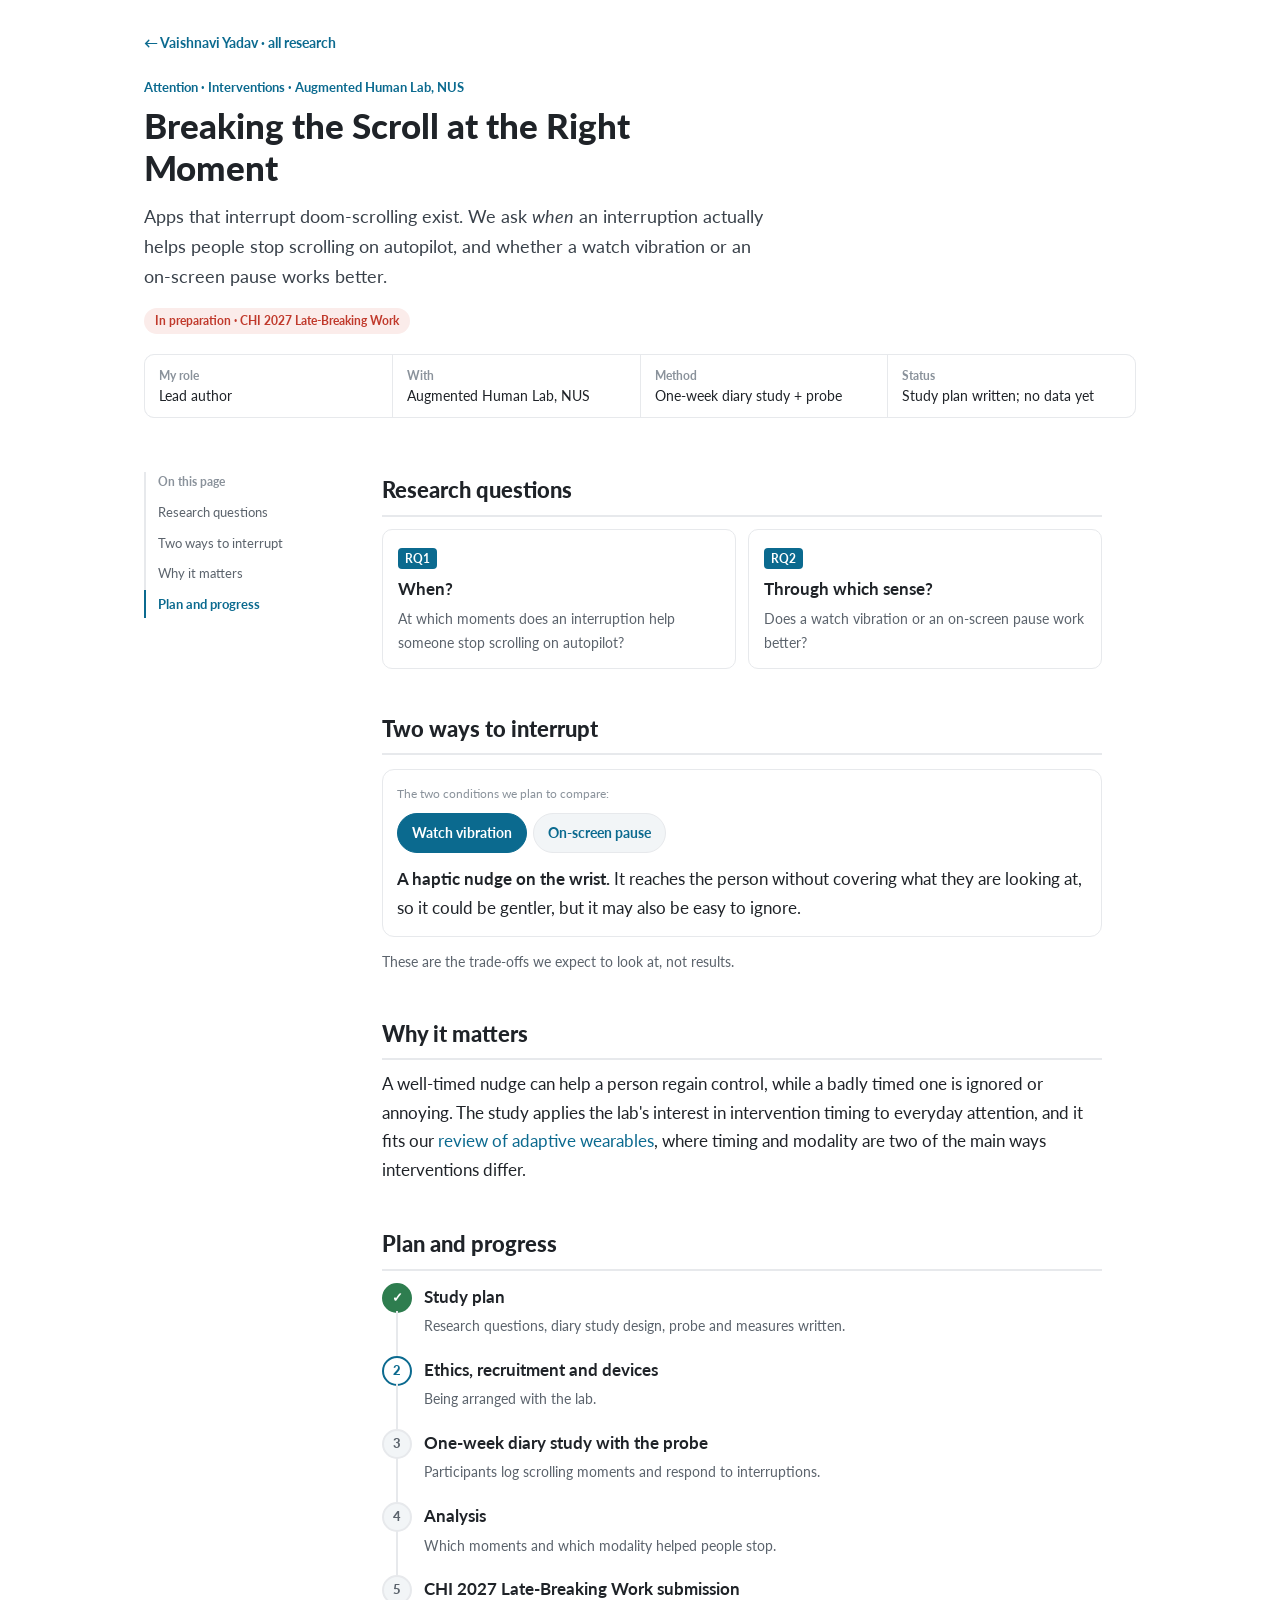
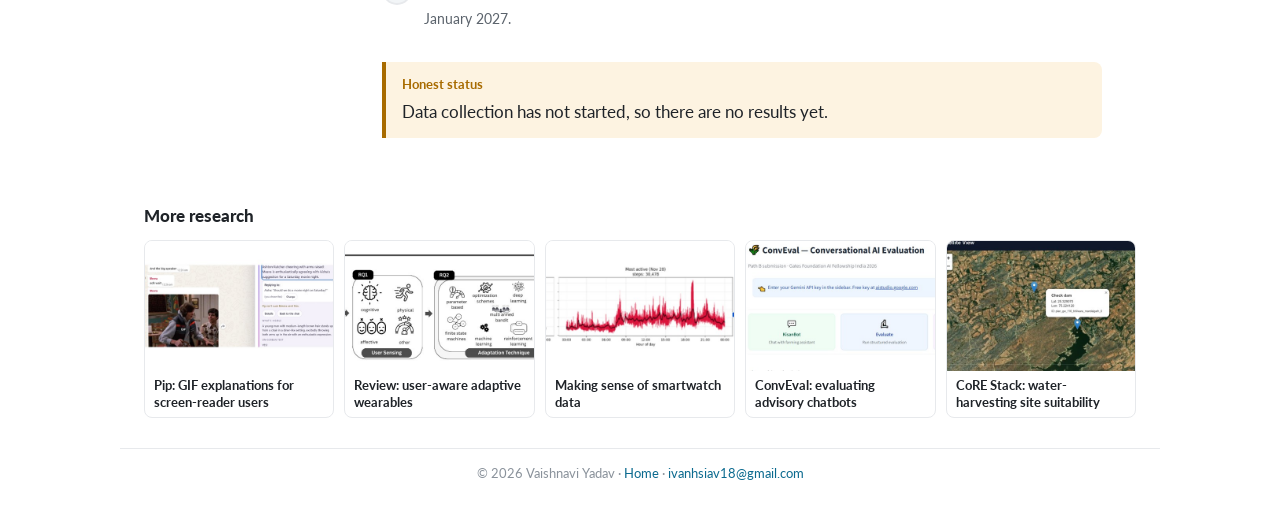
<file: projects/scroll-timing.html>
<!DOCTYPE html>
<html lang="en">
<head>
<meta charset="UTF-8">
<meta name="viewport" content="width=device-width, initial-scale=1.0">
<title>Breaking the Scroll at the Right Moment — Vaishnavi Yadav</title>
<meta name="description" content="Apps that interrupt doom-scrolling exist. We ask when an interruption actually helps people stop scrolling on autopilot, and whether a watch vibration or an on-screen pause works better.">
<link rel="preconnect" href="https://fonts.googleapis.com">
<link rel="preconnect" href="https://fonts.gstatic.com" crossorigin>
<link href="https://fonts.googleapis.com/css2?family=Lato:ital,wght@0,400;0,700;0,900;1,400&display=swap" rel="stylesheet">
<link rel="stylesheet" href="project.css">
</head>
<body>
<div class="progress" aria-hidden="true"></div>
<header class="phead">
  <a class="back" href="../index.html#research">&#8592; Vaishnavi Yadav &middot; all research</a>
  <div class="kicker">Attention &middot; Interventions &middot; Augmented Human Lab, NUS</div>
  <h1>Breaking the Scroll at the Right Moment</h1>
  <p class="lede">Apps that interrupt doom-scrolling exist. We ask <em>when</em> an interruption actually helps people stop scrolling on autopilot, and whether a watch vibration or an on-screen pause works better.</p>
  <span class="status wip">In preparation &middot; CHI 2027 Late-Breaking Work</span>
  <dl class="glance"><div><dt>My role</dt><dd>Lead author</dd></div><div><dt>With</dt><dd>Augmented Human Lab, NUS</dd></div><div><dt>Method</dt><dd>One-week diary study + probe</dd></div><div><dt>Status</dt><dd>Study plan written; no data yet</dd></div></dl>
</header>
<div class="layout">
  <nav class="toc" aria-label="On this page"><b>On this page</b><a href="#question">Research questions</a><a href="#compare">Two ways to interrupt</a><a href="#why">Why it matters</a><a href="#plan">Plan and progress</a></nav>
  <article><section id="question"><h2>Research questions</h2><div class="cards"><div class="card"><span class="tag">RQ1</span><b>When?</b><p>At which moments does an interruption help someone stop scrolling on autopilot?</p></div><div class="card"><span class="tag">RQ2</span><b>Through which sense?</b><p>Does a watch vibration or an on-screen pause work better?</p></div></div></section><section id="compare"><h2>Two ways to interrupt</h2><div class="switch" data-switch><p class="hint">The two conditions we plan to compare:</p><div class="seg" role="tablist"><button type="button" role="tab" data-k="watch" aria-selected="true">Watch vibration</button><button type="button" role="tab" data-k="screen" aria-selected="false">On-screen pause</button></div><div class="panel" role="tabpanel" data-k="watch"><p><b>A haptic nudge on the wrist.</b> It reaches the person without covering what they are looking at, so it could be gentler, but it may also be easy to ignore.</p></div><div class="panel" role="tabpanel" data-k="screen"><p><b>A short pause shown on the phone.</b> It is hard to miss because it sits where attention already is, but it may feel more intrusive.</p></div></div><p class="small">These are the trade-offs we expect to look at, not results.</p></section><section id="why"><h2>Why it matters</h2><p>A well-timed nudge can help a person regain control, while a badly timed one is ignored or annoying. The study applies the lab's interest in intervention timing to everyday attention, and it fits our <a href="adaptive-wearables-review.html">review of adaptive wearables</a>, where timing and modality are two of the main ways interventions differ.</p></section><section id="plan"><h2>Plan and progress</h2><ol class="steps"><li class="done"><span class="dot">&#10003;</span><div><b>Study plan</b><span>Research questions, diary study design, probe and measures written.</span></div></li><li class="now"><span class="dot">2</span><div><b>Ethics, recruitment and devices</b><span>Being arranged with the lab.</span></div></li><li><span class="dot">3</span><div><b>One-week diary study with the probe</b><span>Participants log scrolling moments and respond to interruptions.</span></div></li><li><span class="dot">4</span><div><b>Analysis</b><span>Which moments and which modality helped people stop.</span></div></li><li><span class="dot">5</span><div><b>CHI 2027 Late-Breaking Work submission</b><span>January 2027.</span></div></li></ol><div class="callout warn"><b>Honest status</b>Data collection has not started, so there are no results yet.</div></section></article>
</div>
<div class="more"><h2>More research</h2><div class="mgrid"><a href="pip.html"><img src="../media/thumbs/pip.jpg" alt="" loading="lazy"><span>Pip: GIF explanations for screen-reader users</span></a><a href="adaptive-wearables-review.html"><img src="../media/thumbs/review.jpg" alt="" loading="lazy"><span>Review: user-aware adaptive wearables</span></a><a href="smartwatch-data.html"><img src="../media/thumbs/smartwatch.jpg" alt="" loading="lazy"><span>Making sense of smartwatch data</span></a><a href="conveval.html"><img src="../media/thumbs/conveval.jpg" alt="" loading="lazy"><span>ConvEval: evaluating advisory chatbots</span></a><a href="core-stack.html"><img src="../media/thumbs/core-stack.jpg" alt="" loading="lazy"><span>CoRE Stack: water-harvesting site suitability</span></a></div></div>
<footer>&copy; 2026 Vaishnavi Yadav &middot; <a href="../index.html">Home</a> &middot; <a href="mailto:ivanhsiav18@gmail.com">ivanhsiav18@gmail.com</a></footer>
<script src="project.js"></script>
</body>
</html>
</file>
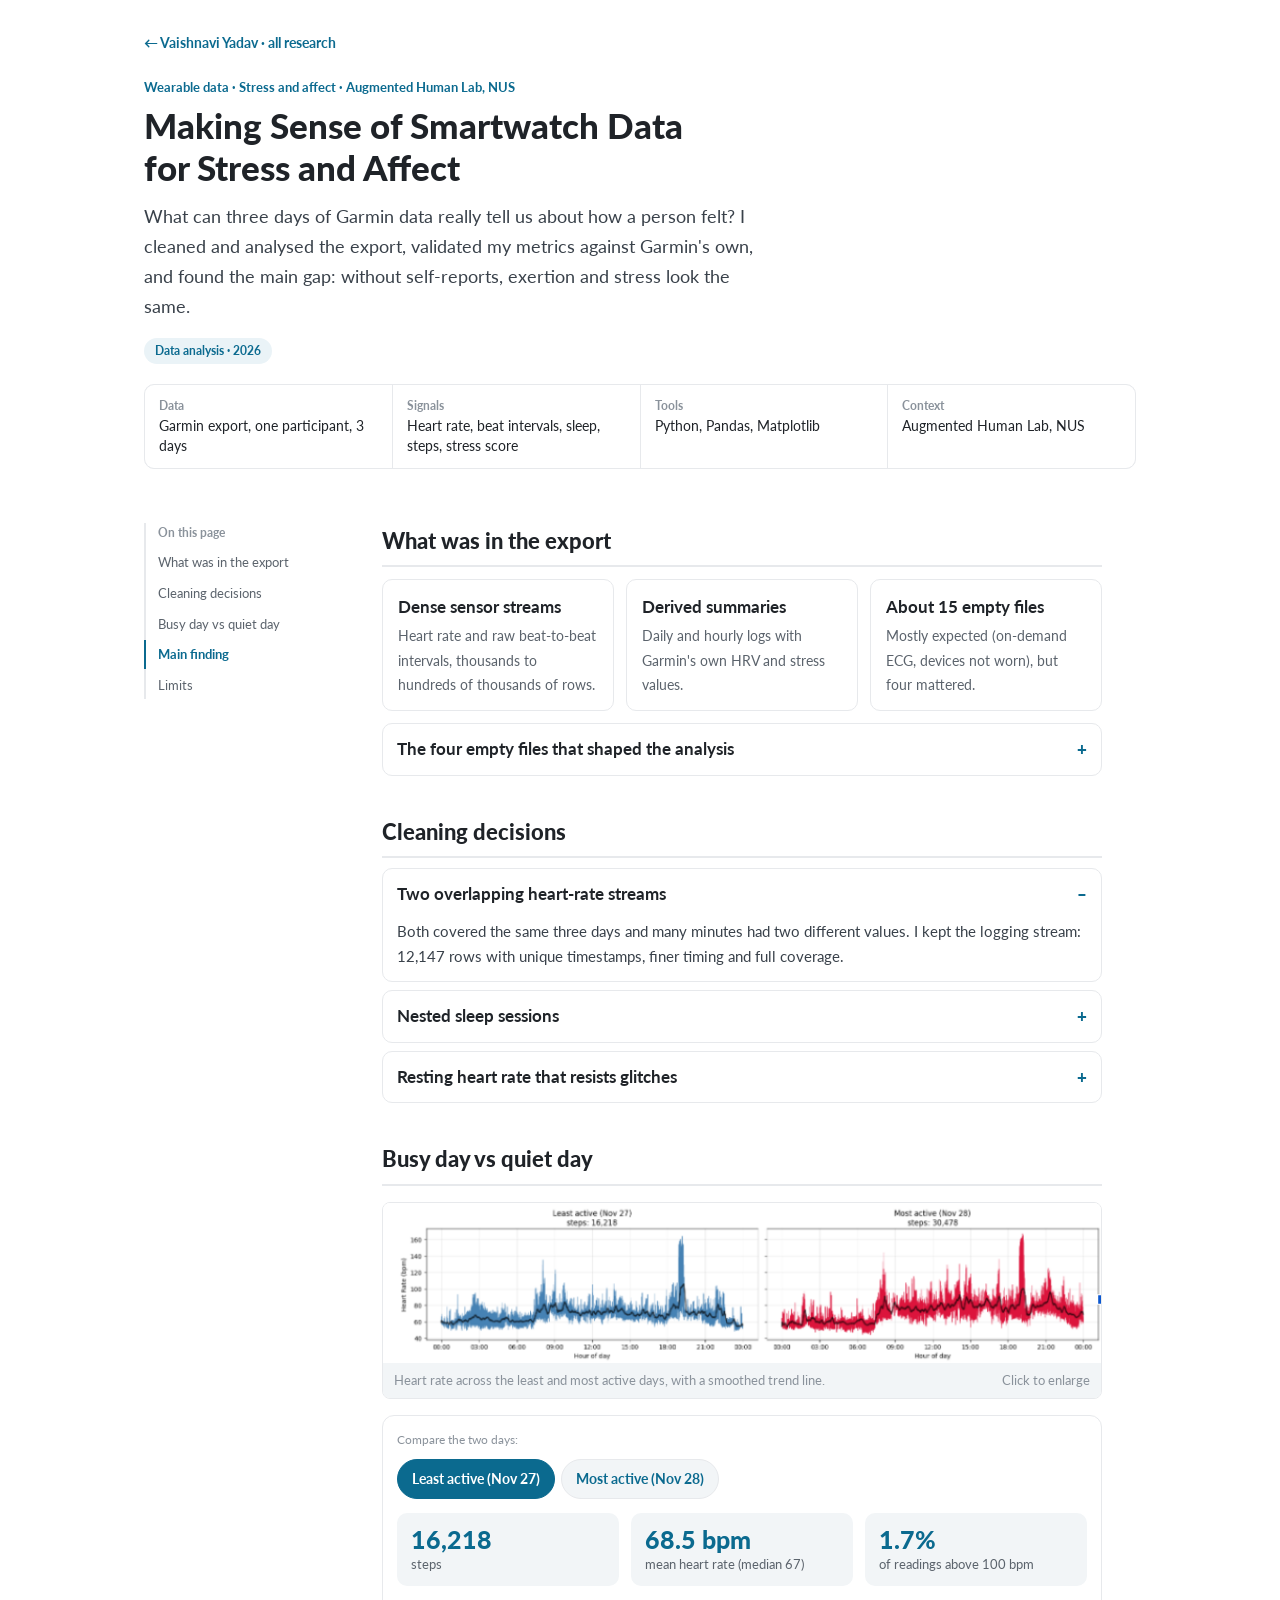
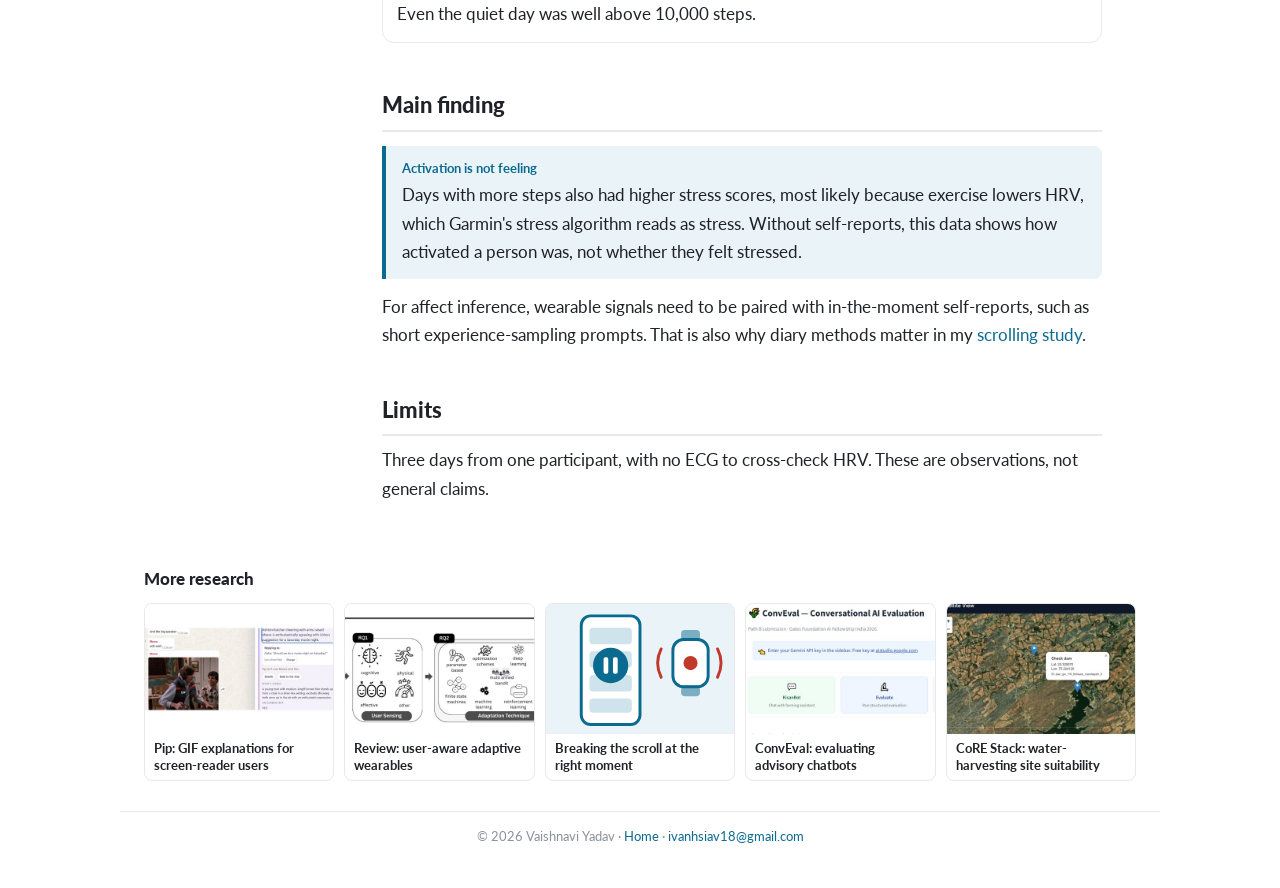
<file: projects/smartwatch-data.html>
<!DOCTYPE html>
<html lang="en">
<head>
<meta charset="UTF-8">
<meta name="viewport" content="width=device-width, initial-scale=1.0">
<title>Making Sense of Smartwatch Data for Stress and Affect — Vaishnavi Yadav</title>
<meta name="description" content="What can three days of Garmin data really tell us about how a person felt? I cleaned and analysed the export, validated my metrics against Garmin's own, and found the main gap: without self-reports, exertion and stress look the same.">
<link rel="preconnect" href="https://fonts.googleapis.com">
<link rel="preconnect" href="https://fonts.gstatic.com" crossorigin>
<link href="https://fonts.googleapis.com/css2?family=Lato:ital,wght@0,400;0,700;0,900;1,400&display=swap" rel="stylesheet">
<link rel="stylesheet" href="project.css">
</head>
<body>
<div class="progress" aria-hidden="true"></div>
<header class="phead">
  <a class="back" href="../index.html#research">&#8592; Vaishnavi Yadav &middot; all research</a>
  <div class="kicker">Wearable data &middot; Stress and affect &middot; Augmented Human Lab, NUS</div>
  <h1>Making Sense of Smartwatch Data for Stress and Affect</h1>
  <p class="lede">What can three days of Garmin data really tell us about how a person felt? I cleaned and analysed the export, validated my metrics against Garmin's own, and found the main gap: without self-reports, exertion and stress look the same.</p>
  <span class="status">Data analysis &middot; 2026</span>
  <dl class="glance"><div><dt>Data</dt><dd>Garmin export, one participant, 3 days</dd></div><div><dt>Signals</dt><dd>Heart rate, beat intervals, sleep, steps, stress score</dd></div><div><dt>Tools</dt><dd>Python, Pandas, Matplotlib</dd></div><div><dt>Context</dt><dd>Augmented Human Lab, NUS</dd></div></dl>
</header>
<div class="layout">
  <nav class="toc" aria-label="On this page"><b>On this page</b><a href="#export">What was in the export</a><a href="#cleaning">Cleaning decisions</a><a href="#days">Busy day vs quiet day</a><a href="#finding">Main finding</a><a href="#limits">Limits</a></nav>
  <article><section id="export"><h2>What was in the export</h2><div class="cards three"><div class="card"><b>Dense sensor streams</b><p>Heart rate and raw beat-to-beat intervals, thousands to hundreds of thousands of rows.</p></div><div class="card"><b>Derived summaries</b><p>Daily and hourly logs with Garmin's own HRV and stress values.</p></div><div class="card"><b>About 15 empty files</b><p>Mostly expected (on-demand ECG, devices not worn), but four mattered.</p></div></div><details><summary>The four empty files that shaped the analysis</summary><div><ul><li><b>Surveys</b> were empty: no self-reported mood or stress, so no ground truth for affect.</li><li><b>Enhanced beat intervals</b> were empty while the raw file had 721k rows, so the raw stream had to be cleaned by hand.</li><li>The <b>RMSSD</b> file was empty, yet RMSSD appeared inside the health logs, which is misleading naming.</li><li><b>Raw accelerometer, gyroscope and ECG</b> were empty, so there was no electrical gold standard to cross-check HRV.</li></ul></div></details></section><section id="cleaning"><h2>Cleaning decisions</h2><details open><summary>Two overlapping heart-rate streams</summary><div>Both covered the same three days and many minutes had two different values. I kept the logging stream: 12,147 rows with unique timestamps, finer timing and full coverage.</div></details><details><summary>Nested sleep sessions</summary><div>Each night had one long main session plus shorter nested ones. I kept the longest session per night. The longest night (about 8.6 h) had the lowest sleep score (56): quantity is not quality.</div></details><details><summary>Resting heart rate that resists glitches</summary><div>Instead of the single lowest reading, which may be a sensor artifact, I used the 5th percentile for resting and the 95th for active heart rate. Resting heart rate was about 53.7 bpm (SD 1.5) and agreed with Garmin's own resting value to within about 1 bpm every day.</div></details></section><section id="days"><h2>Busy day vs quiet day</h2><figure class="zoom"><img src="../media/hr-days.png" alt="Two heart-rate plots across a day: least active day, Nov 27, 16,218 steps, and most active day, Nov 28, 30,478 steps." loading="lazy"><figcaption>Heart rate across the least and most active days, with a smoothed trend line. <span style="float:right">Click to enlarge</span></figcaption></figure><div class="switch" data-switch><p class="hint">Compare the two days:</p><div class="seg" role="tablist"><button type="button" role="tab" data-k="quiet" aria-selected="true">Least active (Nov 27)</button><button type="button" role="tab" data-k="busy" aria-selected="false">Most active (Nov 28)</button></div><div class="panel" role="tabpanel" data-k="quiet"><div class="facts"><div><strong>16,218</strong><span>steps</span></div><div><strong>68.5 bpm</strong><span>mean heart rate (median 67)</span></div><div><strong>1.7%</strong><span>of readings above 100 bpm</span></div></div><p>Even the quiet day was well above 10,000 steps.</p></div><div class="panel" role="tabpanel" data-k="busy"><div class="facts"><div><strong>30,478</strong><span>steps</span></div><div><strong>72.7 bpm</strong><span>mean heart rate (median 70)</span></div><div><strong>4.4%</strong><span>of readings above 100 bpm</span></div></div><p>The busy day ran hotter and spent more than twice as much time above 100 bpm, but its overnight floor (about 50&ndash;60 bpm) was the same. Activity raised the daytime ceiling, not the resting baseline.</p></div></div></section><section id="finding"><h2>Main finding</h2><div class="callout"><b>Activation is not feeling</b>Days with more steps also had higher stress scores, most likely because exercise lowers HRV, which Garmin's stress algorithm reads as stress. Without self-reports, this data shows how activated a person was, not whether they felt stressed.</div><p>For affect inference, wearable signals need to be paired with in-the-moment self-reports, such as short experience-sampling prompts. That is also why diary methods matter in my <a href="scroll-timing.html">scrolling study</a>.</p></section><section id="limits"><h2>Limits</h2><p>Three days from one participant, with no ECG to cross-check HRV. These are observations, not general claims.</p></section></article>
</div>
<div class="more"><h2>More research</h2><div class="mgrid"><a href="pip.html"><img src="../media/thumbs/pip.jpg" alt="" loading="lazy"><span>Pip: GIF explanations for screen-reader users</span></a><a href="adaptive-wearables-review.html"><img src="../media/thumbs/review.jpg" alt="" loading="lazy"><span>Review: user-aware adaptive wearables</span></a><a href="scroll-timing.html"><img src="../media/thumbs/scroll.svg" alt="" loading="lazy"><span>Breaking the scroll at the right moment</span></a><a href="conveval.html"><img src="../media/thumbs/conveval.jpg" alt="" loading="lazy"><span>ConvEval: evaluating advisory chatbots</span></a><a href="core-stack.html"><img src="../media/thumbs/core-stack.jpg" alt="" loading="lazy"><span>CoRE Stack: water-harvesting site suitability</span></a></div></div>
<footer>&copy; 2026 Vaishnavi Yadav &middot; <a href="../index.html">Home</a> &middot; <a href="mailto:ivanhsiav18@gmail.com">ivanhsiav18@gmail.com</a></footer>
<script src="project.js"></script>
</body>
</html>
</file>
<file: projects/project.css>
/* Shared style for project pages — same palette and type as the home page */
:root{
  --text:#1f2328; --muted:#5b636c; --faint:#8a929b;
  --link:#0b6a8f; --link-hover:#08506d;
  --rule:#e7e9ec; --chip:#0b6a8f; --chip-bg:#eaf3f7;
  --accent:#c0392b; --badge-bg:#f2f5f7; --ok:#2e7d4f; --ok-bg:#e8f4ec; --warn:#a86b00; --warn-bg:#fdf3e1; --bad-bg:#fbecea;
}
*{box-sizing:border-box;margin:0;padding:0;min-width:0}
html{scroll-behavior:smooth;scroll-padding-top:20px}
@media (prefers-reduced-motion:reduce){html{scroll-behavior:auto}*{transition:none!important;animation:none!important}}
body{font-family:"Lato",-apple-system,Segoe UI,Roboto,Helvetica,Arial,sans-serif;color:var(--text);line-height:1.68;font-size:17px;background:#fff;-webkit-font-smoothing:antialiased}
a{color:var(--link);text-decoration:none}
a:hover{color:var(--link-hover);text-decoration:underline}
:focus-visible{outline:3px solid var(--accent);outline-offset:2px;border-radius:3px}

.progress{position:fixed;top:0;left:0;height:3px;width:0;background:var(--chip);z-index:20}

.phead{max-width:1040px;margin:0 auto;padding:28px 24px 8px}
.back{font-size:.88rem;font-weight:700;display:inline-block;margin-bottom:22px}
.kicker{font-size:.8rem;font-weight:700;color:var(--chip);text-transform:none;margin-bottom:6px}
.phead h1{font-size:clamp(1.6rem,3.2vw,2.2rem);font-weight:900;line-height:1.2;max-width:28ch;margin-bottom:12px}
.lede{font-size:1.12rem;color:#39414a;max-width:62ch;margin-bottom:14px}
.status{display:inline-block;font-size:.76rem;font-weight:700;color:var(--chip);background:var(--chip-bg);border-radius:999px;padding:3px 11px}
.status.wip{color:var(--accent);background:var(--bad-bg)}
.glance{display:grid;grid-template-columns:repeat(4,minmax(0,1fr));gap:1px;background:var(--rule);border:1px solid var(--rule);border-radius:10px;overflow:hidden;margin:20px 0 6px}
.glance div{background:#fff;padding:11px 14px}
.glance dt{font-size:.74rem;font-weight:700;color:var(--faint)}
.glance dd{font-size:.9rem;line-height:1.4}
@media(max-width:760px){.glance{grid-template-columns:repeat(2,minmax(0,1fr))}}

.layout{max-width:1040px;margin:0 auto;padding:10px 24px 40px;display:grid;grid-template-columns:190px minmax(0,1fr);gap:48px}

.toc{position:sticky;top:24px;align-self:start;border-left:2px solid var(--rule);padding-left:12px;display:flex;flex-direction:column;gap:2px;margin-top:30px}
.toc b{font-size:.74rem;color:var(--faint);margin-bottom:4px}
.toc a{font-size:.84rem;color:var(--muted);padding:3px 0;margin-left:-14px;padding-left:12px;border-left:2px solid transparent}
.toc a.on{color:var(--link);border-left-color:var(--chip);font-weight:700}
article{max-width:720px}
article section{padding-top:30px}
article h2{font-size:1.35rem;font-weight:900;margin-bottom:10px;padding-bottom:6px;border-bottom:2px solid var(--rule)}
article h3{font-size:1.02rem;font-weight:700;margin:14px 0 4px}
article p{margin-bottom:12px}
article ul{margin:4px 0 14px 20px}
article li{margin-bottom:6px}
.small{font-size:.85rem;color:var(--muted)}

.callout{background:var(--chip-bg);border-left:4px solid var(--chip);border-radius:0 8px 8px 0;padding:12px 16px;margin:14px 0}
.callout b{display:block;font-size:.8rem;color:var(--chip);margin-bottom:2px}
.callout.warn{background:var(--warn-bg);border-color:var(--warn)}.callout.warn b{color:var(--warn)}

.facts{display:grid;grid-template-columns:repeat(3,minmax(0,1fr));gap:12px;margin:14px 0}
@media(max-width:600px){.facts{grid-template-columns:minmax(0,1fr)}}
.facts div{background:var(--badge-bg);border-radius:10px;padding:12px 14px}
.facts strong{display:block;font-size:1.55rem;font-weight:900;color:var(--chip);line-height:1.2;white-space:nowrap}
.facts span{font-size:.84rem;color:var(--muted);line-height:1.4;display:block}

.cards{display:grid;grid-template-columns:repeat(2,minmax(0,1fr));gap:12px;margin:12px 0}
.cards.three{grid-template-columns:repeat(3,minmax(0,1fr))}
@media(max-width:640px){.cards,.cards.three{grid-template-columns:minmax(0,1fr)}}
.card{border:1px solid var(--rule);border-radius:10px;padding:13px 15px}
.card b{display:block;margin-bottom:3px}
.card p{font-size:.9rem;color:var(--muted);margin:0}
.card .tag{display:inline-block;font-size:.72rem;font-weight:700;color:#fff;background:var(--chip);border-radius:4px;padding:1px 7px;margin-bottom:6px}

figure.zoom{margin:16px 0;border:1px solid var(--rule);border-radius:8px;overflow:hidden;background:#fff}
figure.zoom img{display:block;width:100%;height:auto;cursor:zoom-in}
figure.zoom figcaption{font-size:.8rem;color:var(--faint);padding:7px 11px;background:var(--badge-bg)}
.gallery{display:grid;grid-template-columns:repeat(2,minmax(0,1fr));gap:12px}
.gallery figure.zoom{margin:0}
@media(max-width:600px){.gallery{grid-template-columns:minmax(0,1fr)}}
video{width:100%;border-radius:8px;background:#000;display:block;margin-top:16px}

dialog.lb{border:0;padding:0;background:transparent;max-width:96vw;max-height:94vh;margin:auto}
dialog.lb::backdrop{background:rgba(15,20,25,.85)}
dialog.lb img{display:block;max-width:96vw;max-height:86vh;border-radius:6px;background:#fff}
dialog.lb p{color:#fff;font-size:.9rem;margin-top:8px;text-align:center}
dialog.lb button{position:fixed;top:14px;right:18px;font:700 1rem Lato,sans-serif;background:#fff;border:0;border-radius:999px;width:44px;height:44px;cursor:pointer}

/* switcher widget */
.switch{border:1px solid var(--rule);border-radius:12px;padding:14px;margin:14px 0;background:#fff}
.seg{display:flex;flex-wrap:wrap;gap:6px;margin-bottom:12px}
.seg button{font:700 .85rem Lato,sans-serif;color:var(--link);background:var(--badge-bg);border:1px solid var(--rule);border-radius:999px;padding:0 14px;min-height:40px;cursor:pointer}
.seg button[aria-selected="true"]{background:var(--chip);color:#fff;border-color:var(--chip)}
.seg button:hover{border-color:var(--chip)}
.panel[hidden]{display:none}
.panel p:last-child{margin-bottom:0}
.hint{font-size:.78rem;color:var(--faint);margin-bottom:8px}

/* bars */
.bars{display:grid;gap:10px}
.brow{display:grid;grid-template-columns:120px minmax(0,1fr) 64px;gap:10px;align-items:center;font-size:.86rem}
@media(max-width:520px){.brow{grid-template-columns:minmax(0,1fr) 56px}.brow .bl{grid-column:1/-1}}
.track{display:flex;height:22px;border-radius:5px;overflow:hidden;background:var(--badge-bg)}
.track i{display:block;height:100%;transition:width .5s ease}
.track .r{background:var(--ok)}.track .p{background:#e3b341}.track .w{background:#d9534f}.track .m{background:var(--chip)}
.bv{text-align:right;font-weight:700;white-space:nowrap}
.legend{display:flex;flex-wrap:wrap;gap:14px;font-size:.8rem;color:var(--muted);margin-top:8px}
.legend span::before{content:"";display:inline-block;width:10px;height:10px;border-radius:2px;margin-right:5px;vertical-align:-1px;background:var(--c)}

/* chat example */
.chat{background:#efeae2;border-radius:10px;padding:12px;display:grid;gap:6px;font-size:.88rem;margin-bottom:10px}
.msg{background:#fff;border-radius:8px;padding:6px 10px;max-width:80%;box-shadow:0 1px 0 rgba(0,0,0,.06)}
.msg.dim{opacity:.45}
.msg.hl{outline:2px solid var(--chip)}
.msg small{display:block;font-size:.72rem;color:var(--chip);font-weight:700}
.gif{background:#ffd8cc;border-radius:8px;padding:16px 10px;width:150px;text-align:center;font-weight:700;color:#7a3626;font-size:.8rem}
.pipsays{border:2px solid var(--chip);border-radius:10px;padding:10px 12px;background:#fff}
.pipsays small{display:block;font-size:.74rem;font-weight:700;color:var(--chip)}

/* stepper */
.steps{list-style:none;margin:12px 0!important;display:grid;gap:0}
.steps li{display:grid;grid-template-columns:30px minmax(0,1fr);gap:12px;padding-bottom:16px;position:relative;margin:0}
.steps li::before{content:"";position:absolute;left:14px;top:28px;bottom:0;width:2px;background:var(--rule)}
.steps li:last-child::before{display:none}
.steps .dot{width:30px;height:30px;border-radius:50%;display:grid;place-items:center;font-size:.8rem;font-weight:900;background:var(--badge-bg);color:var(--muted);border:2px solid var(--rule)}
.steps .done .dot{background:var(--ok);color:#fff;border-color:var(--ok)}
.steps .now .dot{background:#fff;color:var(--chip);border-color:var(--chip)}
.steps b{display:block}.steps span{font-size:.88rem;color:var(--muted)}

/* table */
.tw{overflow-x:auto}
table{border-collapse:collapse;width:100%;font-size:.88rem;margin:8px 0}
th,td{border-bottom:1px solid var(--rule);padding:7px 8px;text-align:left;vertical-align:top}
th{font-weight:700;color:var(--muted);font-size:.8rem}
td.n{text-align:right;white-space:nowrap}
.pill{display:inline-block;font-size:.74rem;font-weight:700;border-radius:999px;padding:1px 8px;white-space:nowrap}
.pill.ok{background:var(--ok-bg);color:var(--ok)}.pill.part{background:var(--warn-bg);color:var(--warn)}.pill.no{background:var(--bad-bg);color:var(--accent)}

details{border:1px solid var(--rule);border-radius:10px;margin:8px 0;background:#fff}
details summary{cursor:pointer;font-weight:700;padding:11px 14px;list-style:none;display:flex;justify-content:space-between;gap:10px}
details summary::-webkit-details-marker{display:none}
details summary::after{content:"+";color:var(--chip);font-weight:900}
details[open] summary::after{content:"–"}
details > div{padding:0 14px 12px;font-size:.93rem;color:#39414a}

.plinks{display:flex;flex-wrap:wrap;gap:8px;margin-top:8px}
.plinks a{border:1px solid var(--rule);border-radius:6px;padding:6px 12px;font-weight:700;font-size:.88rem}
.plinks a.main{background:var(--chip);color:#fff;border-color:var(--chip)}
.plinks a:hover{background:var(--chip-bg);text-decoration:none}.plinks a.main:hover{background:var(--link-hover)}

.more{max-width:1040px;margin:0 auto;padding:10px 24px 30px}
.more h2{font-size:1.05rem;font-weight:900;margin-bottom:10px}
.mgrid{display:grid;grid-template-columns:repeat(5,minmax(0,1fr));gap:10px}
@media(max-width:900px){.mgrid{grid-template-columns:repeat(2,minmax(0,1fr))}}
.mgrid a{border:1px solid var(--rule);border-radius:8px;overflow:hidden;display:block;color:var(--text);font-size:.82rem;font-weight:700;transition:transform .18s,box-shadow .18s}
.mgrid a:hover{transform:translateY(-2px);box-shadow:0 6px 16px rgba(11,106,143,.15);text-decoration:none}
.mgrid img{display:block;width:100%;aspect-ratio:16/11;object-fit:cover;background:var(--chip-bg)}
.mgrid span{display:block;padding:6px 9px;line-height:1.3}
footer{max-width:1040px;margin:0 auto;padding:14px 24px 40px;color:var(--faint);font-size:.8rem;text-align:center;border-top:1px solid var(--rule)}
figure.zoom img{max-height:520px;object-fit:contain;background:#fff}
.switch figure.zoom{max-width:460px}

/* narrow screens: contents list becomes a row of chips above the article (must stay after the .toc rules) */
@media(max-width:900px){
  .layout{grid-template-columns:minmax(0,1fr);gap:0}
  .toc{position:static;flex-direction:row;flex-wrap:wrap;gap:6px;border-left:0;padding:0;margin:14px 0 0}
  .toc b{width:100%;margin-bottom:0}
  .toc a{margin:0;padding:5px 11px;border:1px solid var(--rule);border-radius:999px;font-size:.8rem;min-height:32px}
  .toc a.on{border-color:var(--chip);background:var(--chip-bg)}
}
</file>
